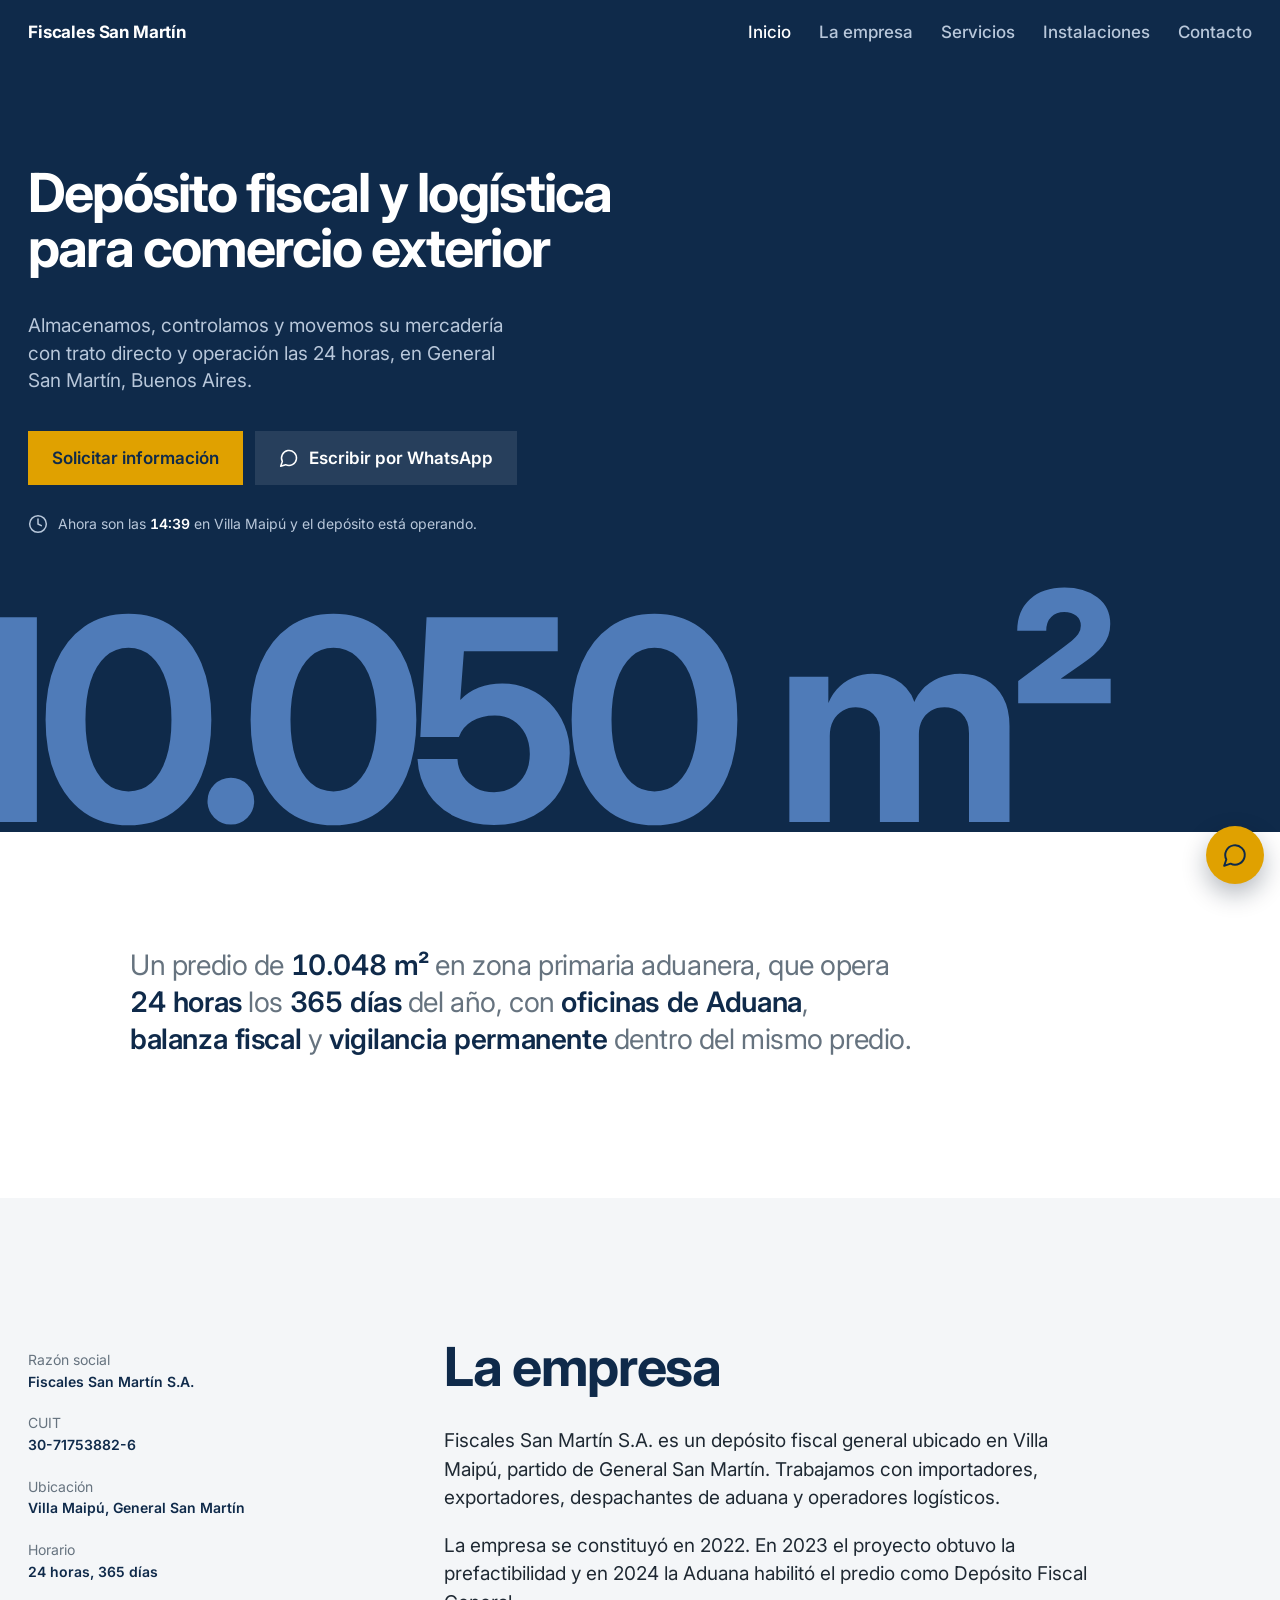
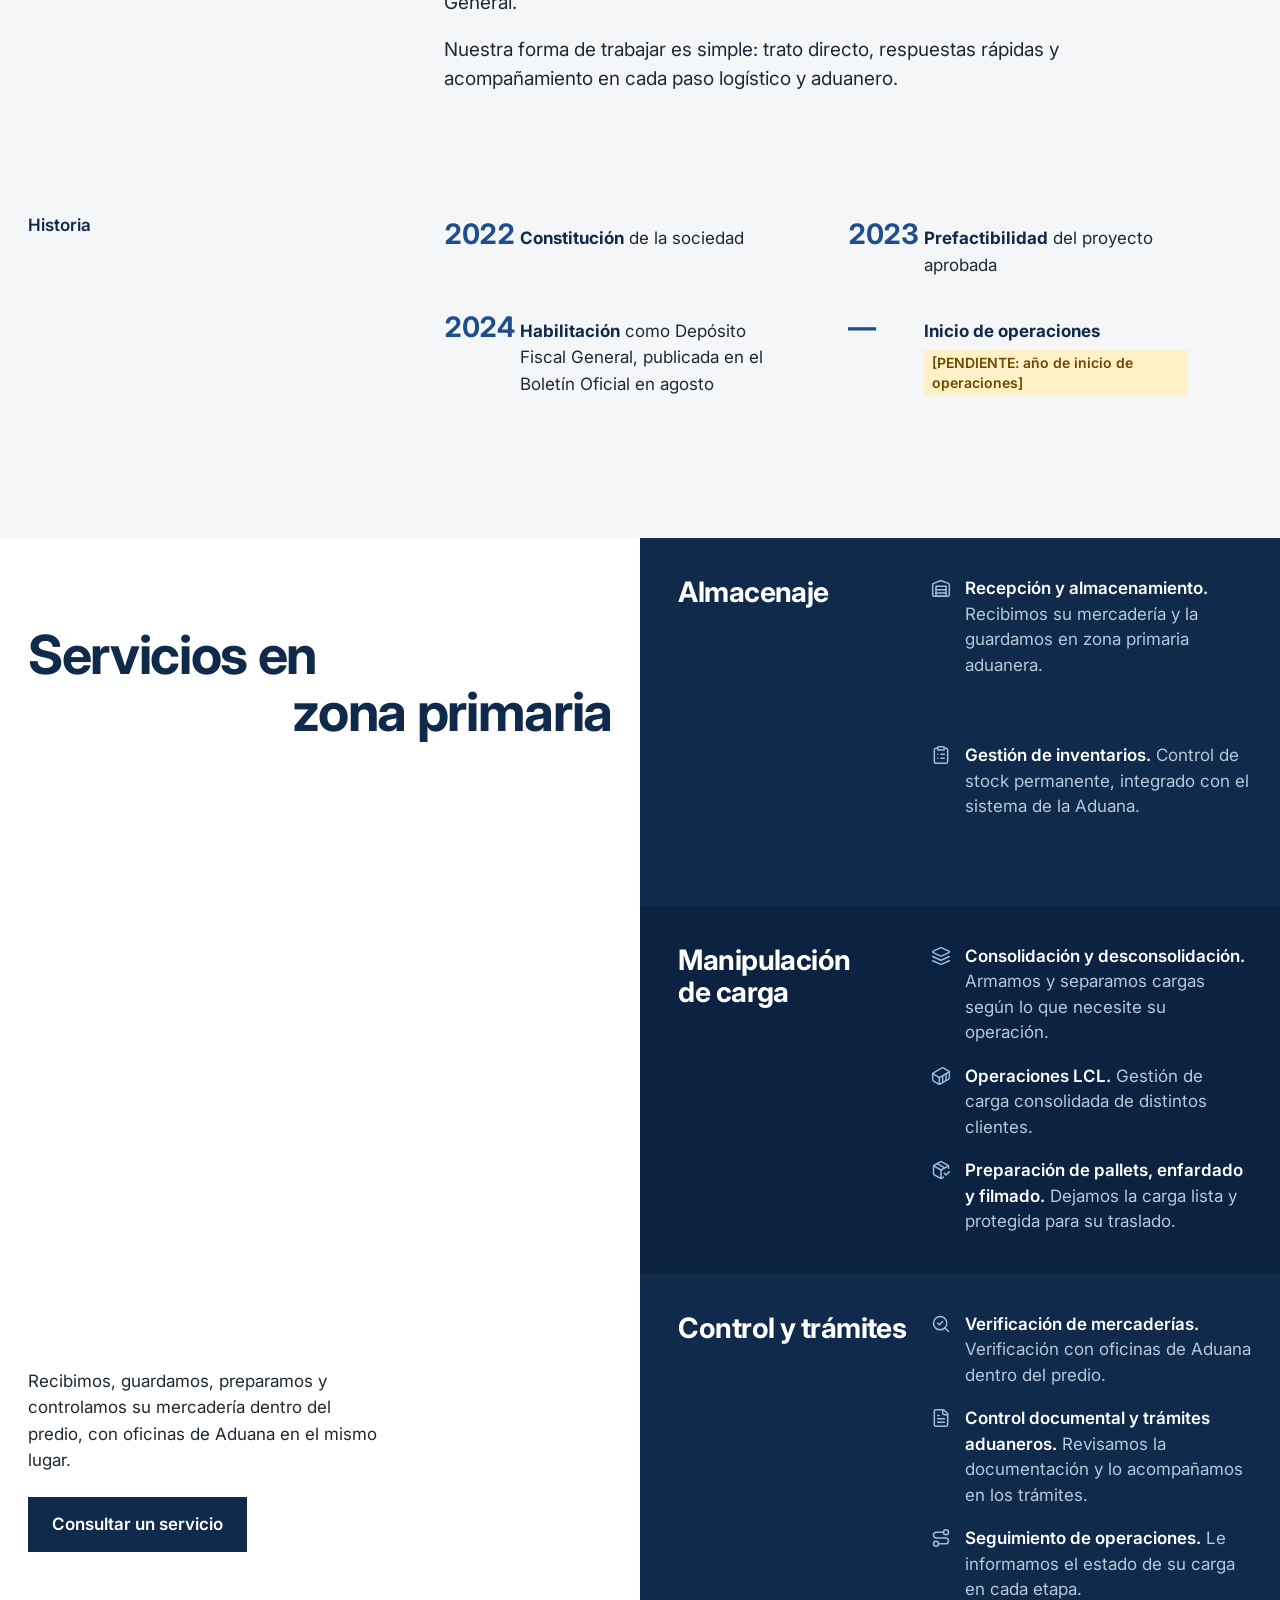
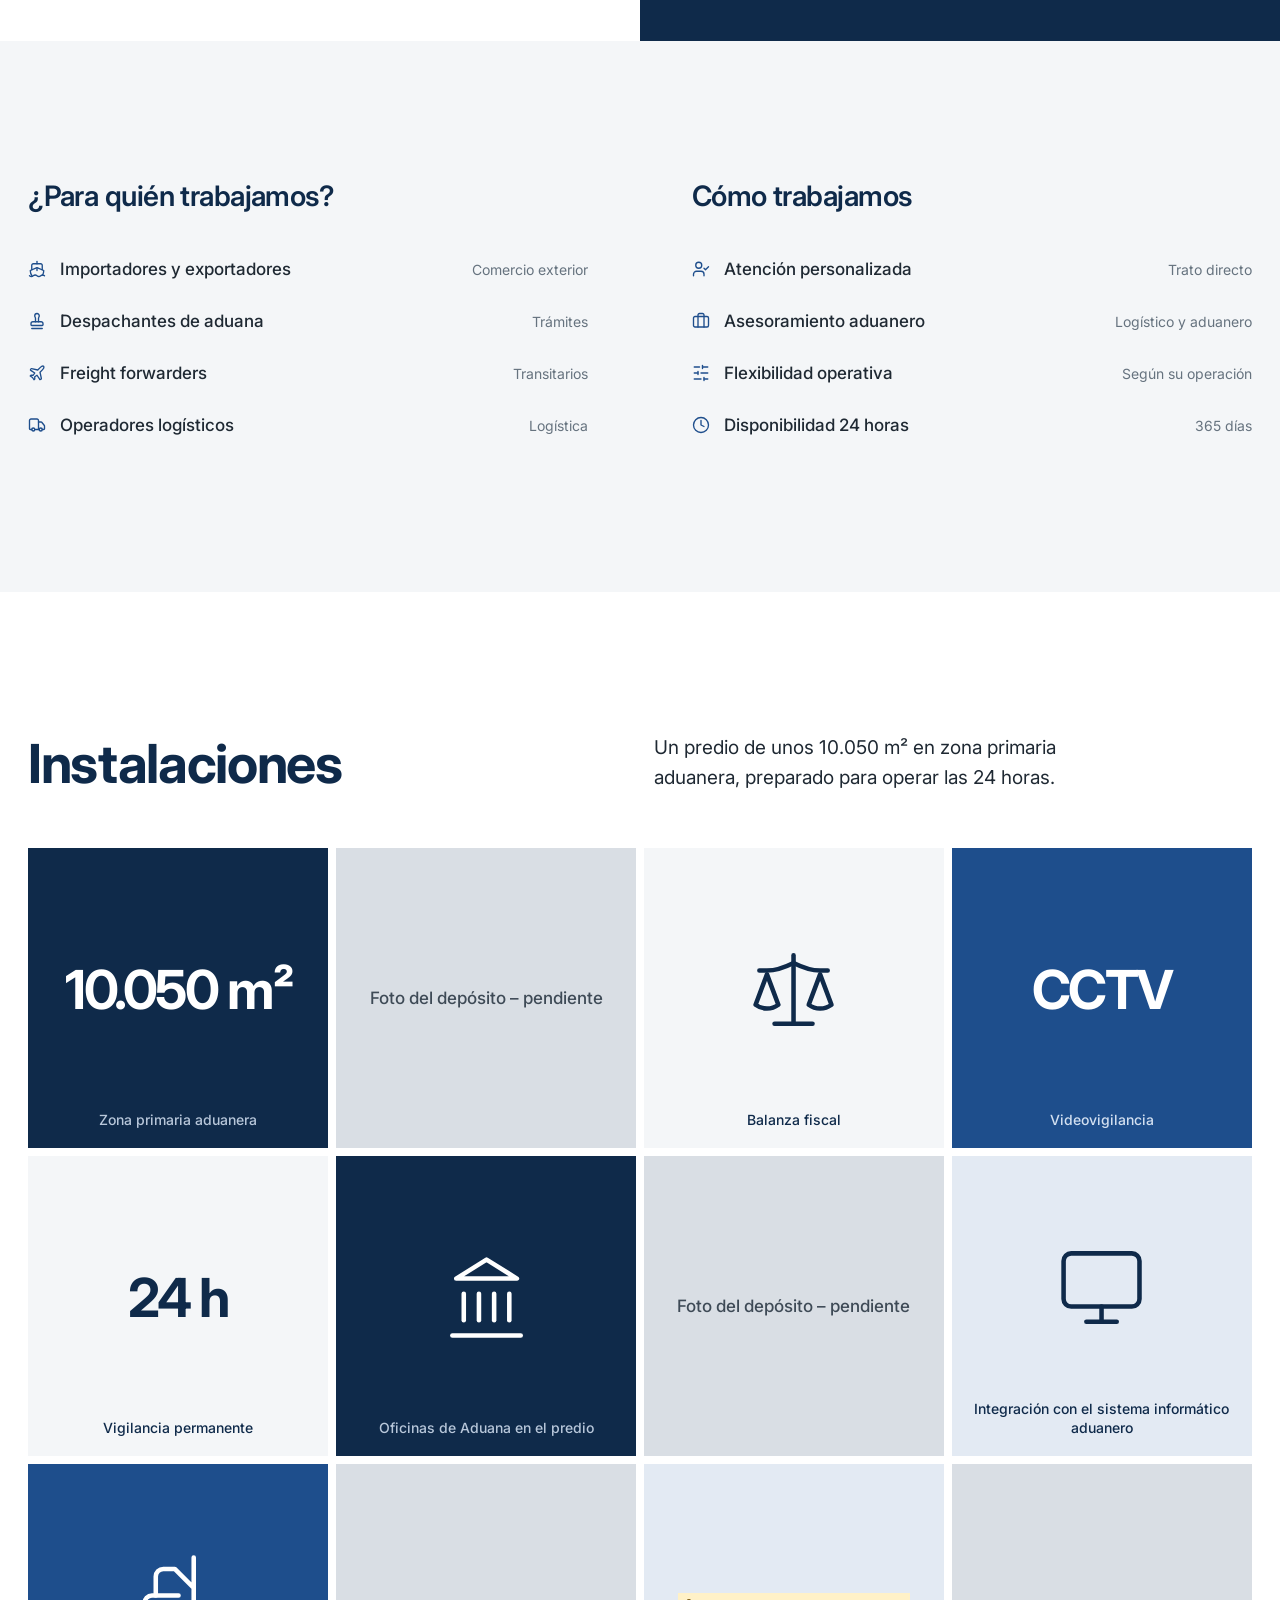
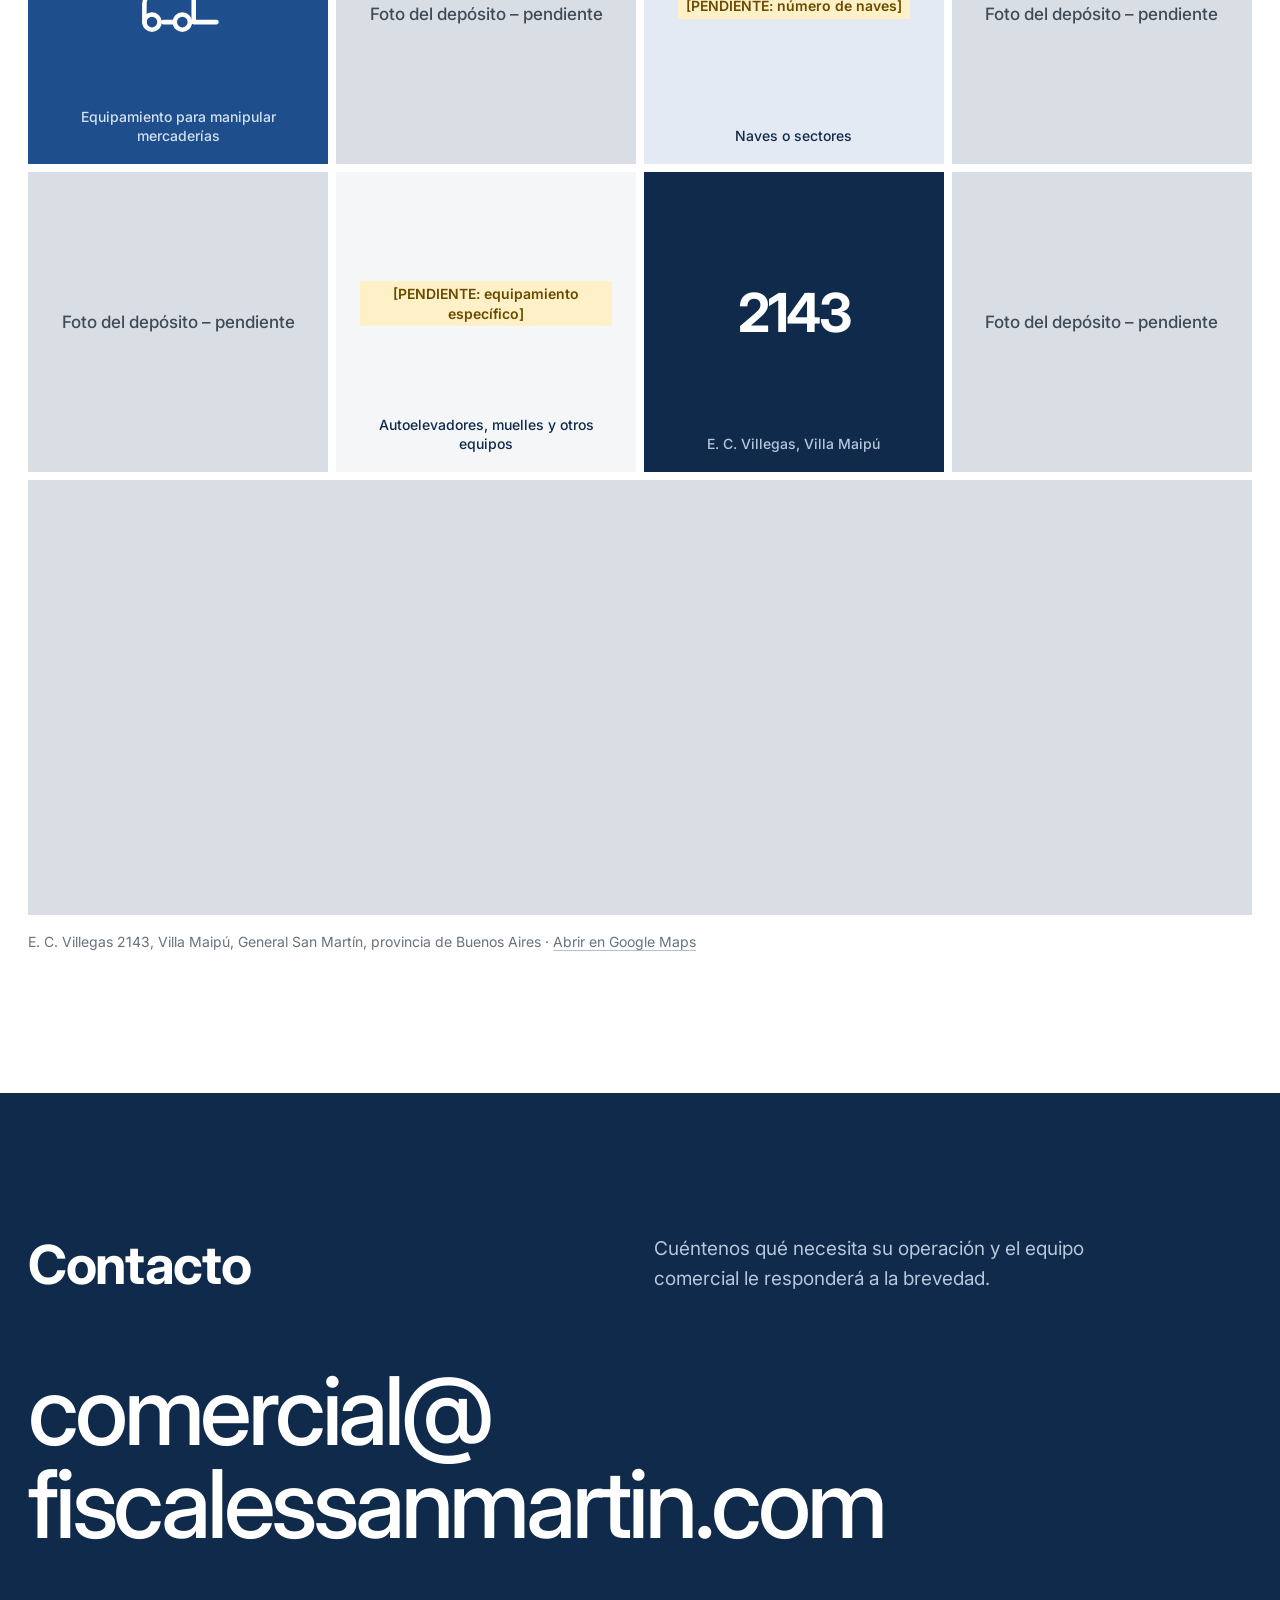
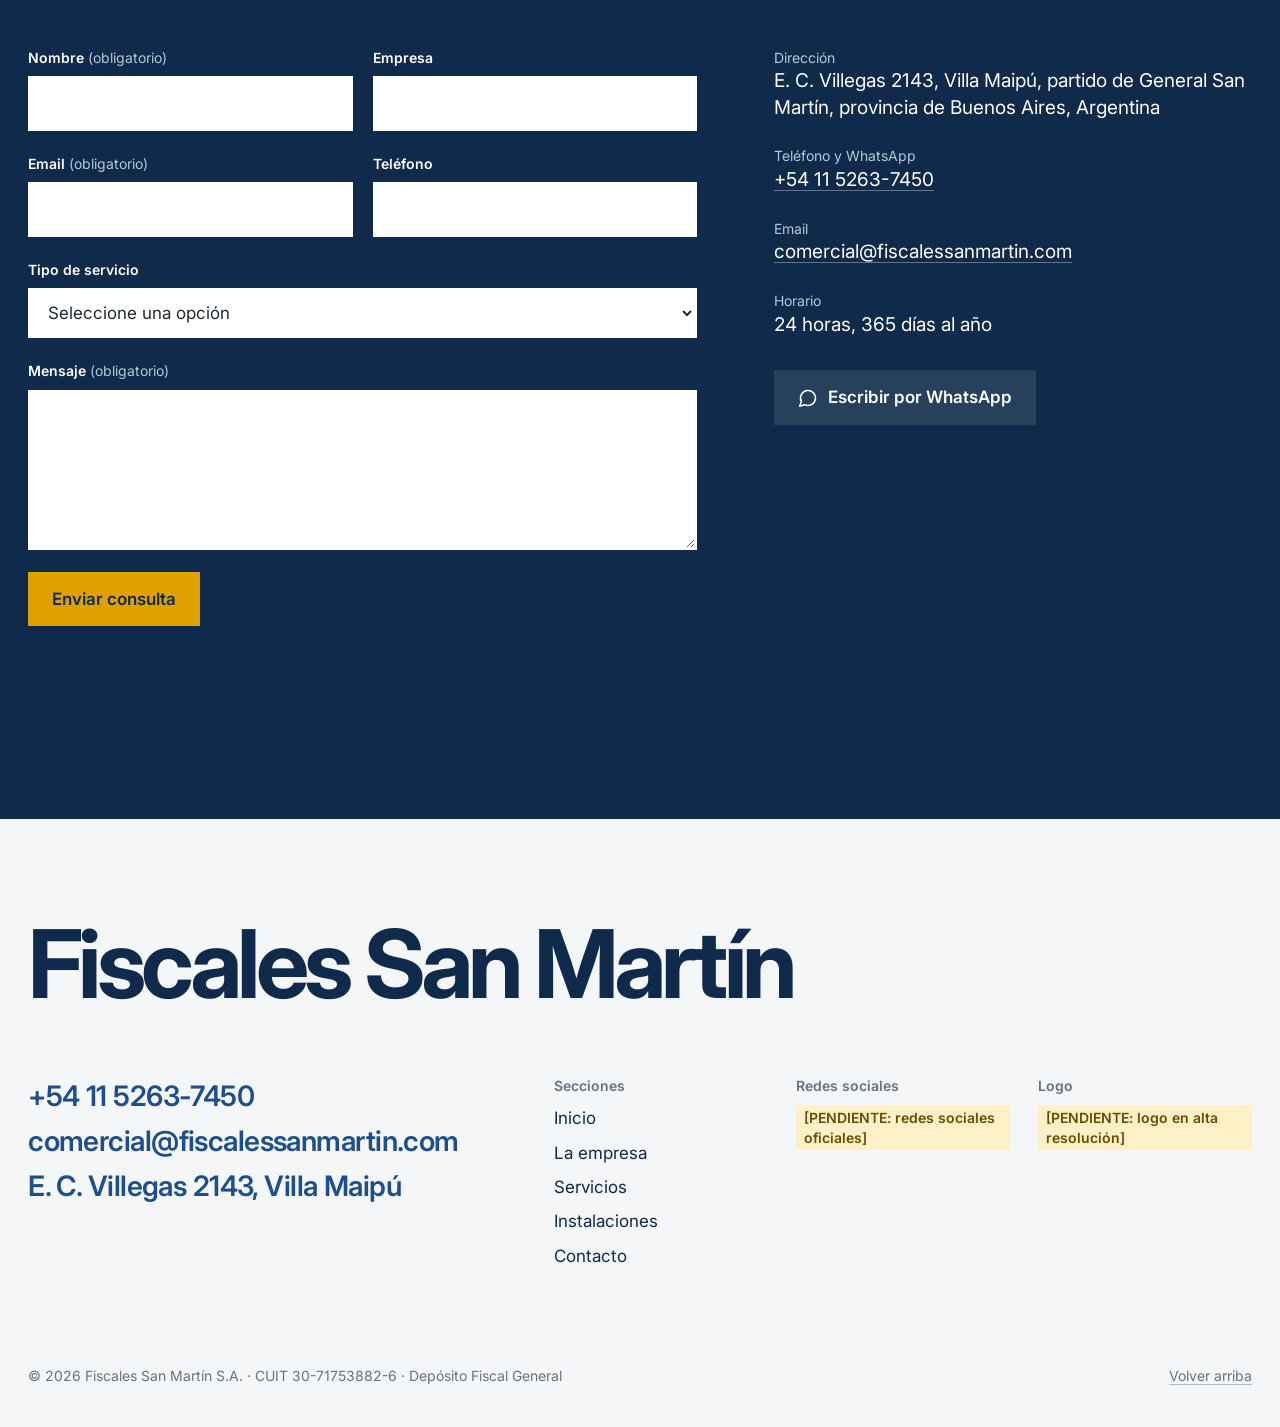
<file: fiscales-san-martin/index.html>
<!doctype html>
<html lang="es-AR">
<head>
  <meta charset="utf-8">
  <meta name="viewport" content="width=device-width, initial-scale=1, viewport-fit=cover">
  <title>Fiscales San Martín S.A. | Depósito fiscal en General San Martín</title>
  <meta name="description" content="Depósito fiscal general habilitado por la Aduana en General San Martín, Buenos Aires. Almacenamiento y logística para comercio exterior, operación las 24 horas, los 365 días del año.">
  <meta name="theme-color" content="#0F2A4A">
  <link rel="preconnect" href="https://fonts.googleapis.com">
  <link rel="preconnect" href="https://fonts.gstatic.com" crossorigin>
  <link rel="stylesheet" href="https://fonts.googleapis.com/css2?family=Inter:wght@400;500;600;700&display=swap">
  <link rel="stylesheet" href="css/styles.css">
  <script>document.documentElement.classList.add('js');</script>

  <!-- PENDIENTE: confirmar el email. El dominio del correo (fiscalessanmartin.com) no coincide con el de la web actual (fiscalsanmartin.ar). -->
  <script type="application/ld+json">
  {
    "@context": "https://schema.org",
    "@type": "LocalBusiness",
    "name": "Fiscales San Martín S.A.",
    "legalName": "Fiscales San Martín S.A.",
    "taxID": "30-71753882-6",
    "description": "Depósito fiscal general y logística para importación y exportación.",
    "address": {
      "@type": "PostalAddress",
      "streetAddress": "E. C. Villegas 2143",
      "addressLocality": "Villa Maipú, General San Martín",
      "addressRegion": "Provincia de Buenos Aires",
      "addressCountry": "AR"
    },
    "telephone": "+54 11 5263-7450",
    "email": "comercial@fiscalessanmartin.com",
    "openingHoursSpecification": {
      "@type": "OpeningHoursSpecification",
      "dayOfWeek": ["Monday", "Tuesday", "Wednesday", "Thursday", "Friday", "Saturday", "Sunday"],
      "opens": "00:00",
      "closes": "23:59"
    }
  }
  </script>
</head>
<body>

<!-- Iconos: Lucide (https://lucide.dev, licencia ISC), incluidos aquí para que la web funcione sin depender de otras librerías. -->
<svg xmlns="http://www.w3.org/2000/svg" style="display:none" aria-hidden="true">
  <symbol id="i-warehouse" viewBox="0 0 24 24"><path d="M22 8.35V20a2 2 0 0 1-2 2H4a2 2 0 0 1-2-2V8.35A2 2 0 0 1 3.26 6.5l8-3.2a2 2 0 0 1 1.48 0l8 3.2A2 2 0 0 1 22 8.35Z"/><path d="M6 18h12"/><path d="M6 14h12"/><rect width="12" height="12" x="6" y="10"/></symbol>
  <symbol id="i-clipboard-list" viewBox="0 0 24 24"><rect width="8" height="4" x="8" y="2" rx="1" ry="1"/><path d="M16 4h2a2 2 0 0 1 2 2v14a2 2 0 0 1-2 2H6a2 2 0 0 1-2-2V6a2 2 0 0 1 2-2h2"/><path d="M12 11h4"/><path d="M12 16h4"/><path d="M8 11h.01"/><path d="M8 16h.01"/></symbol>
  <symbol id="i-layers" viewBox="0 0 24 24"><path d="m12.83 2.18a2 2 0 0 0-1.66 0L2.6 6.08a1 1 0 0 0 0 1.83l8.58 3.91a2 2 0 0 0 1.66 0l8.58-3.9a1 1 0 0 0 0-1.83Z"/><path d="m22 17.65-9.17 4.16a2 2 0 0 1-1.66 0L2 17.65"/><path d="m22 12.65-9.17 4.16a2 2 0 0 1-1.66 0L2 12.65"/></symbol>
  <symbol id="i-container" viewBox="0 0 24 24"><path d="M22 7.7c0-.6-.4-1.2-.8-1.5l-6.3-3.9a1.72 1.72 0 0 0-1.7 0l-10.3 6c-.5.2-.9.8-.9 1.4v6.6c0 .5.4 1.2.8 1.5l6.3 3.9a1.72 1.72 0 0 0 1.7 0l10.3-6c.5-.3.9-1 .9-1.5Z"/><path d="M10 21.9V14L2.1 9.1"/><path d="m10 14 11.9-6.9"/><path d="M14 19.8v-8.1"/><path d="M18 17.5V9.4"/></symbol>
  <symbol id="i-package-check" viewBox="0 0 24 24"><path d="m16 16 2 2 4-4"/><path d="M21 10V8a2 2 0 0 0-1-1.73l-7-4a2 2 0 0 0-2 0l-7 4A2 2 0 0 0 3 8v8a2 2 0 0 0 1 1.73l7 4a2 2 0 0 0 2 0l2-1.14"/><path d="m7.5 4.27 9 5.15"/><path d="M3.29 7 12 12l8.71-5"/><path d="M12 22V12"/></symbol>
  <symbol id="i-search-check" viewBox="0 0 24 24"><path d="m8 11 2 2 4-4"/><circle cx="11" cy="11" r="8"/><path d="m21 21-4.3-4.3"/></symbol>
  <symbol id="i-file-text" viewBox="0 0 24 24"><path d="M15 2H6a2 2 0 0 0-2 2v16a2 2 0 0 0 2 2h12a2 2 0 0 0 2-2V7Z"/><path d="M14 2v4a2 2 0 0 0 2 2h4"/><path d="M10 9H8"/><path d="M16 13H8"/><path d="M16 17H8"/></symbol>
  <symbol id="i-route" viewBox="0 0 24 24"><circle cx="6" cy="19" r="3"/><path d="M9 19h8.5a3.5 3.5 0 0 0 0-7h-11a3.5 3.5 0 0 1 0-7H15"/><circle cx="18" cy="5" r="3"/></symbol>
  <symbol id="i-scale" viewBox="0 0 24 24"><path d="m16 16 3-8 3 8c-.87.65-1.92 1-3 1s-2.13-.35-3-1Z"/><path d="m2 16 3-8 3 8c-.87.65-1.92 1-3 1s-2.13-.35-3-1Z"/><path d="M7 21h10"/><path d="M12 3v18"/><path d="M3 7h2c2 0 5-1 7-2 2 1 5 2 7 2h2"/></symbol>
  <symbol id="i-video" viewBox="0 0 24 24"><path d="m16 13 5.223 3.482a.5.5 0 0 0 .777-.416V7.87a.5.5 0 0 0-.752-.432L16 10.5"/><rect x="2" y="6" width="14" height="12" rx="2"/></symbol>
  <symbol id="i-shield-check" viewBox="0 0 24 24"><path d="M20 13c0 5-3.5 7.5-7.66 8.95a1 1 0 0 1-.67-.01C7.5 20.5 4 18 4 13V6a1 1 0 0 1 1-1c2 0 4.5-1.2 6.24-2.72a1.17 1.17 0 0 1 1.52 0C14.51 3.81 17 5 19 5a1 1 0 0 1 1 1z"/><path d="m9 12 2 2 4-4"/></symbol>
  <symbol id="i-landmark" viewBox="0 0 24 24"><path d="M3 22h18"/><path d="M6 18v-7"/><path d="M10 18v-7"/><path d="M14 18v-7"/><path d="M18 18v-7"/><path d="M12 2 20 7H4z"/></symbol>
  <symbol id="i-monitor" viewBox="0 0 24 24"><rect width="20" height="14" x="2" y="3" rx="2"/><path d="M8 21h8"/><path d="M12 17v4"/></symbol>
  <symbol id="i-forklift" viewBox="0 0 24 24"><path d="M12 12H5a2 2 0 0 0-2 2v5"/><circle cx="13" cy="19" r="2"/><circle cx="5" cy="19" r="2"/><path d="M8 19h3m5-17v17h6M6 12V7c0-1.1.9-2 2-2h3l5 5"/></symbol>
  <symbol id="i-maximize" viewBox="0 0 24 24"><path d="M8 3H5a2 2 0 0 0-2 2v3"/><path d="M21 8V5a2 2 0 0 0-2-2h-3"/><path d="M3 16v3a2 2 0 0 0 2 2h3"/><path d="M16 21h3a2 2 0 0 0 2-2v-3"/></symbol>
  <symbol id="i-clock" viewBox="0 0 24 24"><circle cx="12" cy="12" r="10"/><path d="M12 6v6l4 2"/></symbol>
  <symbol id="i-phone" viewBox="0 0 24 24"><path d="M22 16.92v3a2 2 0 0 1-2.18 2 19.79 19.79 0 0 1-8.63-3.07 19.5 19.5 0 0 1-6-6 19.79 19.79 0 0 1-3.07-8.67A2 2 0 0 1 4.11 2h3a2 2 0 0 1 2 1.72 12.84 12.84 0 0 0 .7 2.81 2 2 0 0 1-.45 2.11L8.09 9.91a16 16 0 0 0 6 6l1.27-1.27a2 2 0 0 1 2.11-.45 12.84 12.84 0 0 0 2.81.7A2 2 0 0 1 22 16.92z"/></symbol>
  <symbol id="i-mail" viewBox="0 0 24 24"><rect width="20" height="16" x="2" y="4" rx="2"/><path d="m22 7-8.97 5.7a1.94 1.94 0 0 1-2.06 0L2 7"/></symbol>
  <symbol id="i-map-pin" viewBox="0 0 24 24"><path d="M20 10c0 6-8 12-8 12s-8-6-8-12a8 8 0 0 1 16 0Z"/><circle cx="12" cy="10" r="3"/></symbol>
  <symbol id="i-message-circle" viewBox="0 0 24 24"><path d="M7.9 20A9 9 0 1 0 4 16.1L2 22Z"/></symbol>
  <symbol id="i-user-check" viewBox="0 0 24 24"><path d="M16 21v-2a4 4 0 0 0-4-4H6a4 4 0 0 0-4 4v2"/><circle cx="9" cy="7" r="4"/><path d="m16 11 2 2 4-4"/></symbol>
  <symbol id="i-briefcase" viewBox="0 0 24 24"><path d="M16 20V4a2 2 0 0 0-2-2h-4a2 2 0 0 0-2 2v16"/><rect width="20" height="14" x="2" y="6" rx="2"/></symbol>
  <symbol id="i-sliders" viewBox="0 0 24 24"><path d="M21 4h-7"/><path d="M10 4H3"/><path d="M21 12h-9"/><path d="M8 12H3"/><path d="M21 20h-5"/><path d="M12 20H3"/><path d="M14 2v4"/><path d="M8 10v4"/><path d="M16 18v4"/></symbol>
  <symbol id="i-ship" viewBox="0 0 24 24"><path d="M12 10.189V14"/><path d="M12 2v3"/><path d="M19 13V7a2 2 0 0 0-2-2H7a2 2 0 0 0-2 2v6"/><path d="M19.38 20A11.6 11.6 0 0 0 21 14l-8.188-3.639a2 2 0 0 0-1.624 0L3 14a11.6 11.6 0 0 0 2.81 7.76"/><path d="M2 21c.6.5 1.2 1 2.5 1 2.5 0 2.5-2 5-2 1.3 0 1.9.5 2.5 1s1.2 1 2.5 1c2.5 0 2.5-2 5-2 1.3 0 1.9.5 2.5 1"/></symbol>
  <symbol id="i-stamp" viewBox="0 0 24 24"><path d="M5 22h14"/><path d="M19.27 13.73A2.5 2.5 0 0 0 17.5 13h-11A2.5 2.5 0 0 0 4 15.5V17a1 1 0 0 0 1 1h14a1 1 0 0 0 1-1v-1.5c0-.66-.26-1.3-.73-1.77Z"/><path d="M14 13V8.5C14 7 15 7 15 5a3 3 0 0 0-3-3c-1.69 0-3 1-3 3s1 2 1 3.5V13"/></symbol>
  <symbol id="i-plane" viewBox="0 0 24 24"><path d="M17.8 19.2 16 11l3.5-3.5C21 6 21.5 4 21 3c-1-.5-3 0-4.5 1.5L13 8 4.8 6.2c-.5-.1-.9.1-1.1.5l-.3.5c-.2.5-.1 1 .3 1.3L9 12l-2 3H4l-1 1 3 2 2 3 1-1v-3l3-2 3.5 5.3c.3.4.8.5 1.3.3l.5-.2c.4-.3.6-.7.5-1.2z"/></symbol>
  <symbol id="i-truck" viewBox="0 0 24 24"><path d="M14 18V6a2 2 0 0 0-2-2H4a2 2 0 0 0-2 2v11a1 1 0 0 0 1 1h2"/><path d="M15 18H9"/><path d="M19 18h2a1 1 0 0 0 1-1v-3.65a1 1 0 0 0-.22-.624l-3.48-4.35A1 1 0 0 0 17.52 8H14"/><circle cx="17" cy="18" r="2"/><circle cx="7" cy="18" r="2"/></symbol>
  <symbol id="i-image" viewBox="0 0 24 24"><rect width="18" height="18" x="3" y="3" rx="2" ry="2"/><circle cx="9" cy="9" r="2"/><path d="m21 15-3.086-3.086a2 2 0 0 0-2.828 0L6 21"/></symbol>
  <symbol id="i-menu" viewBox="0 0 24 24"><path d="M4 6h16"/><path d="M4 12h16"/><path d="M4 18h16"/></symbol>
  <symbol id="i-x" viewBox="0 0 24 24"><path d="M18 6 6 18"/><path d="m6 6 12 12"/></symbol>
  <symbol id="i-arrow-right" viewBox="0 0 24 24"><path d="M5 12h14"/><path d="m12 5 7 7-7 7"/></symbol>
  <symbol id="i-circle-check" viewBox="0 0 24 24"><circle cx="12" cy="12" r="10"/><path d="m9 12 2 2 4-4"/></symbol>
  <symbol id="i-circle-alert" viewBox="0 0 24 24"><circle cx="12" cy="12" r="10"/><path d="M12 8v4"/><path d="M12 16h.01"/></symbol>
</svg>

<a class="skip-link" href="#contenido">Saltar al contenido</a>

<header class="bar">
  <div class="bar-in">
    <!-- PENDIENTE: reemplazar el nombre por el logo en alta resolución (img/logo.svg). Ver README.md. -->
    <a class="wordmark" href="#inicio">Fiscales San Martín</a>
    <button class="menu-btn" type="button" aria-expanded="false" aria-controls="menu-principal">
      <svg class="i" aria-hidden="true"><use href="#i-menu"/></svg><span>Menú</span>
    </button>
    <nav class="nav" id="menu-principal" aria-label="Menú principal">
      <a href="#inicio">Inicio</a>
      <a href="#empresa">La empresa</a>
      <a href="#servicios">Servicios</a>
      <a href="#instalaciones">Instalaciones</a>
      <a href="#contacto">Contacto</a>
    </nav>
  </div>
</header>

<main id="contenido">

  <!-- INICIO · PENDIENTE: cuando haya una foto real del depósito, puede ir de fondo (ver README.md). -->
  <section class="hero" id="inicio" aria-labelledby="hero-title">
    <div class="hero-text">
      <h1 class="hero-title lines" id="hero-title">
        <span class="line"><span data-line style="--i:0">Depósito fiscal y logística</span></span>
        <span class="line"><span data-line style="--i:1">para comercio exterior</span></span>
      </h1>
      <p class="hero-sub" data-load style="--d:380ms">Almacenamos, controlamos y movemos su mercadería con trato directo y operación las 24&nbsp;horas, en General San Martín, Buenos Aires.</p>
      <div class="hero-actions" data-load style="--d:460ms">
        <a class="btn btn-accent" href="#contacto">Solicitar información</a>
        <!-- PENDIENTE: confirmar si el WhatsApp es móvil o fijo con WhatsApp Business. El enlace se arma en js/main.js. -->
        <a class="btn btn-ghost" data-whatsapp href="https://wa.me/5491152637450?text=Hola%2C%20quiero%20informaci%C3%B3n%20sobre%20sus%20servicios%20de%20dep%C3%B3sito%20fiscal." target="_blank" rel="noopener"><svg class="i" aria-hidden="true"><use href="#i-message-circle"/></svg>Escribir por WhatsApp</a>
      </div>
      <p class="clock" data-load style="--d:540ms" aria-live="off">
        <svg class="i" aria-hidden="true"><use href="#i-clock"/></svg>
        <span id="clock-text">El depósito opera las 24 horas, los 365 días del año.</span>
      </p>
    </div>
    <p class="monument" aria-hidden="true"><span>10.050&nbsp;m²</span></p>
  </section>

  <!-- CIFRAS -->
  <section class="figures" aria-labelledby="cifras-title">
    <h2 class="sr-only" id="cifras-title">El predio en cifras</h2>
    <p class="figures-text" data-reveal>
      Un predio de <b><span data-count="10050" data-format="thousands">10.050</span>&nbsp;m²</b> en zona primaria aduanera, que opera <b><span data-count="24">24</span>&nbsp;horas</b> los <b><span data-count="365">365</span>&nbsp;días</b> del año, con <b>oficinas de Aduana</b>, <b>balanza fiscal</b> y <b>vigilancia permanente</b> dentro del mismo predio.
    </p>
  </section>

  <!-- LA EMPRESA -->
  <section class="about" id="empresa" aria-labelledby="empresa-title">
    <div class="about-row">
      <dl class="facts" data-reveal>
        <div><dt>Razón social</dt><dd>Fiscales San Martín S.A.</dd></div>
        <div><dt>CUIT</dt><dd>30-71753882-6</dd></div>
        <div><dt>Ubicación</dt><dd>Villa Maipú, General San Martín</dd></div>
        <div><dt>Horario</dt><dd>24 horas, 365 días</dd></div>
      </dl>
      <div class="about-body">
        <h2 id="empresa-title" data-reveal>La empresa</h2>
        <p data-reveal>Fiscales San Martín S.A. es un depósito fiscal general ubicado en Villa Maipú, partido de General San Martín. Trabajamos con importadores, exportadores, despachantes de aduana y operadores logísticos.</p>
        <p data-reveal>La empresa se constituyó en 2022. En 2023 el proyecto obtuvo la prefactibilidad y en 2024 la Aduana habilitó el predio como Depósito Fiscal General.</p>
        <p data-reveal>Nuestra forma de trabajar es simple: trato directo, respuestas rápidas y acompañamiento en cada paso logístico y aduanero.</p>
      </div>
    </div>
    <div class="about-row about-record">
      <h3 class="record-word" data-reveal>Historia</h3>
      <ol class="timeline" data-reveal>
        <li><span class="tl-year">2022</span><span class="tl-text"><b>Constitución</b> de la sociedad</span></li>
        <li><span class="tl-year">2023</span><span class="tl-text"><b>Prefactibilidad</b> del proyecto aprobada</span></li>
        <li><span class="tl-year">2024</span><span class="tl-text"><b>Habilitación</b> como Depósito Fiscal General, publicada en el Boletín Oficial en agosto</span></li>
        <li><span class="tl-year">—</span><span class="tl-text"><b>Inicio de operaciones</b> <span class="pendiente">[PENDIENTE: año de inicio de operaciones]</span></span></li>
      </ol>
    </div>
  </section>

  <!-- SERVICIOS -->
  <section class="services" id="servicios" aria-labelledby="servicios-title">
    <div class="services-cell">
      <h2 class="zigzag" id="servicios-title" data-reveal><span>Servicios en</span><span>zona primaria</span></h2>
      <div class="services-foot" data-reveal>
        <p>Recibimos, guardamos, preparamos y controlamos su mercadería dentro del predio, con oficinas de Aduana en el mismo lugar.</p>
        <a class="btn btn-primary" href="#contacto">Consultar un servicio</a>
      </div>
    </div>
    <div class="services-rows">
      <article class="srow" data-reveal>
        <h3>Almacenaje</h3>
        <ul>
          <li><svg class="i" aria-hidden="true"><use href="#i-warehouse"/></svg><span><b>Recepción y almacenamiento.</b> Recibimos su mercadería y la guardamos en zona primaria aduanera.</span></li>
          <li><svg class="i" aria-hidden="true"><use href="#i-clipboard-list"/></svg><span><b>Gestión de inventarios.</b> Control de stock permanente, integrado con el sistema de la Aduana.</span></li>
        </ul>
      </article>
      <article class="srow" data-reveal>
        <h3>Manipulación de carga</h3>
        <ul>
          <li><svg class="i" aria-hidden="true"><use href="#i-layers"/></svg><span><b>Consolidación y desconsolidación.</b> Armamos y separamos cargas según lo que necesite su operación.</span></li>
          <li><svg class="i" aria-hidden="true"><use href="#i-container"/></svg><span><b>Operaciones LCL.</b> Gestión de carga consolidada de distintos clientes.</span></li>
          <li><svg class="i" aria-hidden="true"><use href="#i-package-check"/></svg><span><b>Preparación de pallets, enfardado y filmado.</b> Dejamos la carga lista y protegida para su traslado.</span></li>
        </ul>
      </article>
      <article class="srow" data-reveal>
        <h3>Control y trámites</h3>
        <ul>
          <li><svg class="i" aria-hidden="true"><use href="#i-search-check"/></svg><span><b>Verificación de mercaderías.</b> Verificación con oficinas de Aduana dentro del predio.</span></li>
          <li><svg class="i" aria-hidden="true"><use href="#i-file-text"/></svg><span><b>Control documental y trámites aduaneros.</b> Revisamos la documentación y lo acompañamos en los trámites.</span></li>
          <li><svg class="i" aria-hidden="true"><use href="#i-route"/></svg><span><b>Seguimiento de operaciones.</b> Le informamos el estado de su carga en cada etapa.</span></li>
        </ul>
      </article>
    </div>
  </section>

  <!-- PARA QUIÉN TRABAJAMOS -->
  <section class="who" aria-labelledby="quien-title">
    <div class="who-col">
      <h2 id="quien-title" data-reveal>¿Para quién trabajamos?</h2>
      <ul class="rows" data-reveal>
        <li><svg class="i" aria-hidden="true"><use href="#i-ship"/></svg><span class="r-name">Importadores y exportadores</span><span class="r-val">Comercio exterior</span></li>
        <li><svg class="i" aria-hidden="true"><use href="#i-stamp"/></svg><span class="r-name">Despachantes de aduana</span><span class="r-val">Trámites</span></li>
        <li><svg class="i" aria-hidden="true"><use href="#i-plane"/></svg><span class="r-name">Freight forwarders</span><span class="r-val">Transitarios</span></li>
        <li><svg class="i" aria-hidden="true"><use href="#i-truck"/></svg><span class="r-name">Operadores logísticos</span><span class="r-val">Logística</span></li>
      </ul>
    </div>
    <div class="who-col">
      <h2 data-reveal>Cómo trabajamos</h2>
      <ul class="rows" data-reveal>
        <li><svg class="i" aria-hidden="true"><use href="#i-user-check"/></svg><span class="r-name">Atención personalizada</span><span class="r-val">Trato directo</span></li>
        <li><svg class="i" aria-hidden="true"><use href="#i-briefcase"/></svg><span class="r-name">Asesoramiento aduanero</span><span class="r-val">Logístico y aduanero</span></li>
        <li><svg class="i" aria-hidden="true"><use href="#i-sliders"/></svg><span class="r-name">Flexibilidad operativa</span><span class="r-val">Según su operación</span></li>
        <li><svg class="i" aria-hidden="true"><use href="#i-clock"/></svg><span class="r-name">Disponibilidad 24 horas</span><span class="r-val">365 días</span></li>
      </ul>
    </div>
  </section>

  <!-- INSTALACIONES -->
  <section class="facilities" id="instalaciones" aria-labelledby="inst-title">
    <div class="facilities-head">
      <h2 id="inst-title" data-reveal>Instalaciones</h2>
      <p data-reveal>Un predio de unos 10.050&nbsp;m² en zona primaria aduanera, preparado para operar las 24 horas.</p>
    </div>
    <!-- PENDIENTE: fotos reales del depósito. Reemplazar cada <figure class="tile tile-photo"> por:
         <figure class="tile tile-img"><img src="img/deposito-1.jpg" alt="Qué se ve en la foto" loading="lazy" width="1200" height="1200"></figure> -->
    <div class="tiles">
      <figure class="tile t-navy" data-tile><span class="tile-big">10.050&nbsp;m²</span><figcaption>Zona primaria aduanera</figcaption></figure>
      <figure class="tile tile-photo" data-tile><figcaption>Foto del depósito – pendiente</figcaption></figure>
      <figure class="tile t-paper" data-tile><svg class="i tile-icon" aria-hidden="true"><use href="#i-scale"/></svg><figcaption>Balanza fiscal</figcaption></figure>
      <figure class="tile t-blue" data-tile><span class="tile-big">CCTV</span><figcaption>Videovigilancia</figcaption></figure>

      <figure class="tile t-paper" data-tile><span class="tile-big">24&nbsp;h</span><figcaption>Vigilancia permanente</figcaption></figure>
      <figure class="tile t-navy" data-tile><svg class="i tile-icon" aria-hidden="true"><use href="#i-landmark"/></svg><figcaption>Oficinas de Aduana en el predio</figcaption></figure>
      <figure class="tile tile-photo" data-tile><figcaption>Foto del depósito – pendiente</figcaption></figure>
      <figure class="tile t-white" data-tile><svg class="i tile-icon" aria-hidden="true"><use href="#i-monitor"/></svg><figcaption>Integración con el sistema informático aduanero</figcaption></figure>

      <figure class="tile t-blue" data-tile><svg class="i tile-icon" aria-hidden="true"><use href="#i-forklift"/></svg><figcaption>Equipamiento para manipular mercaderías</figcaption></figure>
      <figure class="tile tile-photo" data-tile><figcaption>Foto del depósito – pendiente</figcaption></figure>
      <figure class="tile t-white" data-tile><span class="tile-pend"><span class="pendiente">[PENDIENTE: número de naves]</span></span><figcaption>Naves o sectores</figcaption></figure>
      <figure class="tile tile-photo" data-tile><figcaption>Foto del depósito – pendiente</figcaption></figure>

      <figure class="tile tile-photo" data-tile><figcaption>Foto del depósito – pendiente</figcaption></figure>
      <figure class="tile t-paper" data-tile><span class="tile-pend"><span class="pendiente">[PENDIENTE: equipamiento específico]</span></span><figcaption>Autoelevadores, muelles y otros equipos</figcaption></figure>
      <figure class="tile t-navy" data-tile><span class="tile-big">2143</span><figcaption>E. C. Villegas, Villa Maipú</figcaption></figure>
      <figure class="tile tile-photo" data-tile><figcaption>Foto del depósito – pendiente</figcaption></figure>
    </div>

    <div class="map" data-reveal>
      <iframe
        title="Mapa: E. C. Villegas 2143, Villa Maipú, General San Martín"
        src="https://maps.google.com/maps?q=E.%20C.%20Villegas%202143%2C%20Villa%20Maip%C3%BA%2C%20General%20San%20Mart%C3%ADn%2C%20Buenos%20Aires%2C%20Argentina&z=15&output=embed"
        loading="lazy" referrerpolicy="no-referrer-when-downgrade"></iframe>
      <p class="map-caption">E. C. Villegas 2143, Villa Maipú, General San Martín, provincia de Buenos Aires · <a class="link" href="https://www.google.com/maps/search/?api=1&query=E.%20C.%20Villegas%202143%2C%20Villa%20Maip%C3%BA%2C%20General%20San%20Mart%C3%ADn%2C%20Buenos%20Aires" target="_blank" rel="noopener">Abrir en Google Maps</a></p>
    </div>
  </section>

  <!-- CONTACTO -->
  <section class="contact" id="contacto" aria-labelledby="contacto-title">
    <div class="contact-top">
      <h2 id="contacto-title" data-reveal>Contacto</h2>
      <p data-reveal>Cuéntenos qué necesita su operación y el equipo comercial le responderá a la brevedad.</p>
    </div>
    <!-- PENDIENTE: confirmar el email (dominio fiscalessanmartin.com vs. web fiscalsanmartin.ar). -->
    <a class="email-display" href="mailto:comercial@fiscalessanmartin.com" data-reveal><span>comercial@</span><span>fiscalessanmartin.com</span></a>

    <div class="contact-grid">
      <form class="form" id="contact-form" novalidate data-reveal>
        <div class="form-row">
          <div class="field">
            <label for="f-nombre">Nombre <span class="req">(obligatorio)</span></label>
            <input id="f-nombre" name="nombre" type="text" autocomplete="name" required aria-describedby="e-nombre">
            <p class="field-error" id="e-nombre"></p>
          </div>
          <div class="field">
            <label for="f-empresa">Empresa</label>
            <input id="f-empresa" name="empresa" type="text" autocomplete="organization">
          </div>
        </div>
        <div class="form-row">
          <div class="field">
            <label for="f-email">Email <span class="req">(obligatorio)</span></label>
            <input id="f-email" name="email" type="email" autocomplete="email" required aria-describedby="e-email">
            <p class="field-error" id="e-email"></p>
          </div>
          <div class="field">
            <label for="f-telefono">Teléfono</label>
            <input id="f-telefono" name="telefono" type="tel" autocomplete="tel">
          </div>
        </div>
        <div class="field">
          <label for="f-servicio">Tipo de servicio</label>
          <select id="f-servicio" name="servicio">
            <option value="">Seleccione una opción</option>
            <option>Almacenamiento</option>
            <option>Consolidación / desconsolidación</option>
            <option>LCL</option>
            <option>Verificación</option>
            <option>Preparación de pallets / enfardado / filmado</option>
            <option>Trámites aduaneros</option>
            <option>Otro</option>
          </select>
        </div>
        <div class="field">
          <label for="f-mensaje">Mensaje <span class="req">(obligatorio)</span></label>
          <textarea id="f-mensaje" name="mensaje" rows="5" required aria-describedby="e-mensaje"></textarea>
          <p class="field-error" id="e-mensaje"></p>
        </div>
        <div class="hp" aria-hidden="true"><label for="f-web">No completar</label><input id="f-web" name="_gotcha" type="text" tabindex="-1" autocomplete="off"></div>
        <button class="btn btn-accent" type="submit">Enviar consulta</button>
        <div class="form-status" id="form-status" role="status" aria-live="polite" hidden></div>
      </form>

      <div class="contact-data" data-reveal>
        <dl>
          <div><dt>Dirección</dt><dd>E. C. Villegas 2143, Villa Maipú, partido de General San Martín, provincia de Buenos Aires, Argentina</dd></div>
          <div><dt>Teléfono y WhatsApp</dt><dd><a class="link" href="tel:+541152637450">+54 11 5263-7450</a></dd></div>
          <div><dt>Email</dt><dd><a class="link" href="mailto:comercial@fiscalessanmartin.com">comercial@fiscalessanmartin.com</a></dd></div>
          <div><dt>Horario</dt><dd>24 horas, 365 días al año</dd></div>
        </dl>
        <a class="btn btn-ghost" data-whatsapp href="https://wa.me/5491152637450?text=Hola%2C%20quiero%20informaci%C3%B3n%20sobre%20sus%20servicios%20de%20dep%C3%B3sito%20fiscal." target="_blank" rel="noopener"><svg class="i" aria-hidden="true"><use href="#i-message-circle"/></svg>Escribir por WhatsApp</a>
      </div>
    </div>
  </section>
</main>

<footer class="footer">
  <p class="footer-name">Fiscales San Martín</p>
  <div class="footer-row">
    <ul class="places">
      <li><a href="tel:+541152637450">+54 11 5263-7450</a></li>
      <li><a href="mailto:comercial@fiscalessanmartin.com">comercial@<wbr>fiscalessanmartin.com</a></li>
      <li>E. C. Villegas 2143, Villa Maipú</li>
    </ul>
    <div class="footer-cols">
      <div>
        <h2>Secciones</h2>
        <ul>
          <li><a class="link" href="#inicio">Inicio</a></li>
          <li><a class="link" href="#empresa">La empresa</a></li>
          <li><a class="link" href="#servicios">Servicios</a></li>
          <li><a class="link" href="#instalaciones">Instalaciones</a></li>
          <li><a class="link" href="#contacto">Contacto</a></li>
        </ul>
      </div>
      <div>
        <h2>Redes sociales</h2>
        <p><span class="pendiente">[PENDIENTE: redes sociales oficiales]</span></p>
      </div>
      <div>
        <h2>Logo</h2>
        <p><span class="pendiente">[PENDIENTE: logo en alta resolución]</span></p>
      </div>
    </div>
  </div>
  <div class="footer-legal">
    <p>© 2026 Fiscales San Martín S.A. · CUIT 30-71753882-6 · Depósito Fiscal General</p>
    <a class="link" href="#inicio">Volver arriba</a>
  </div>
</footer>

<a class="wa-float" data-whatsapp href="https://wa.me/5491152637450?text=Hola%2C%20quiero%20informaci%C3%B3n%20sobre%20sus%20servicios%20de%20dep%C3%B3sito%20fiscal." target="_blank" rel="noopener" aria-label="Escribir por WhatsApp">
  <svg class="i" aria-hidden="true"><use href="#i-message-circle"/></svg>
</a>

<script src="js/main.js"></script>
</body>
</html>
</file>
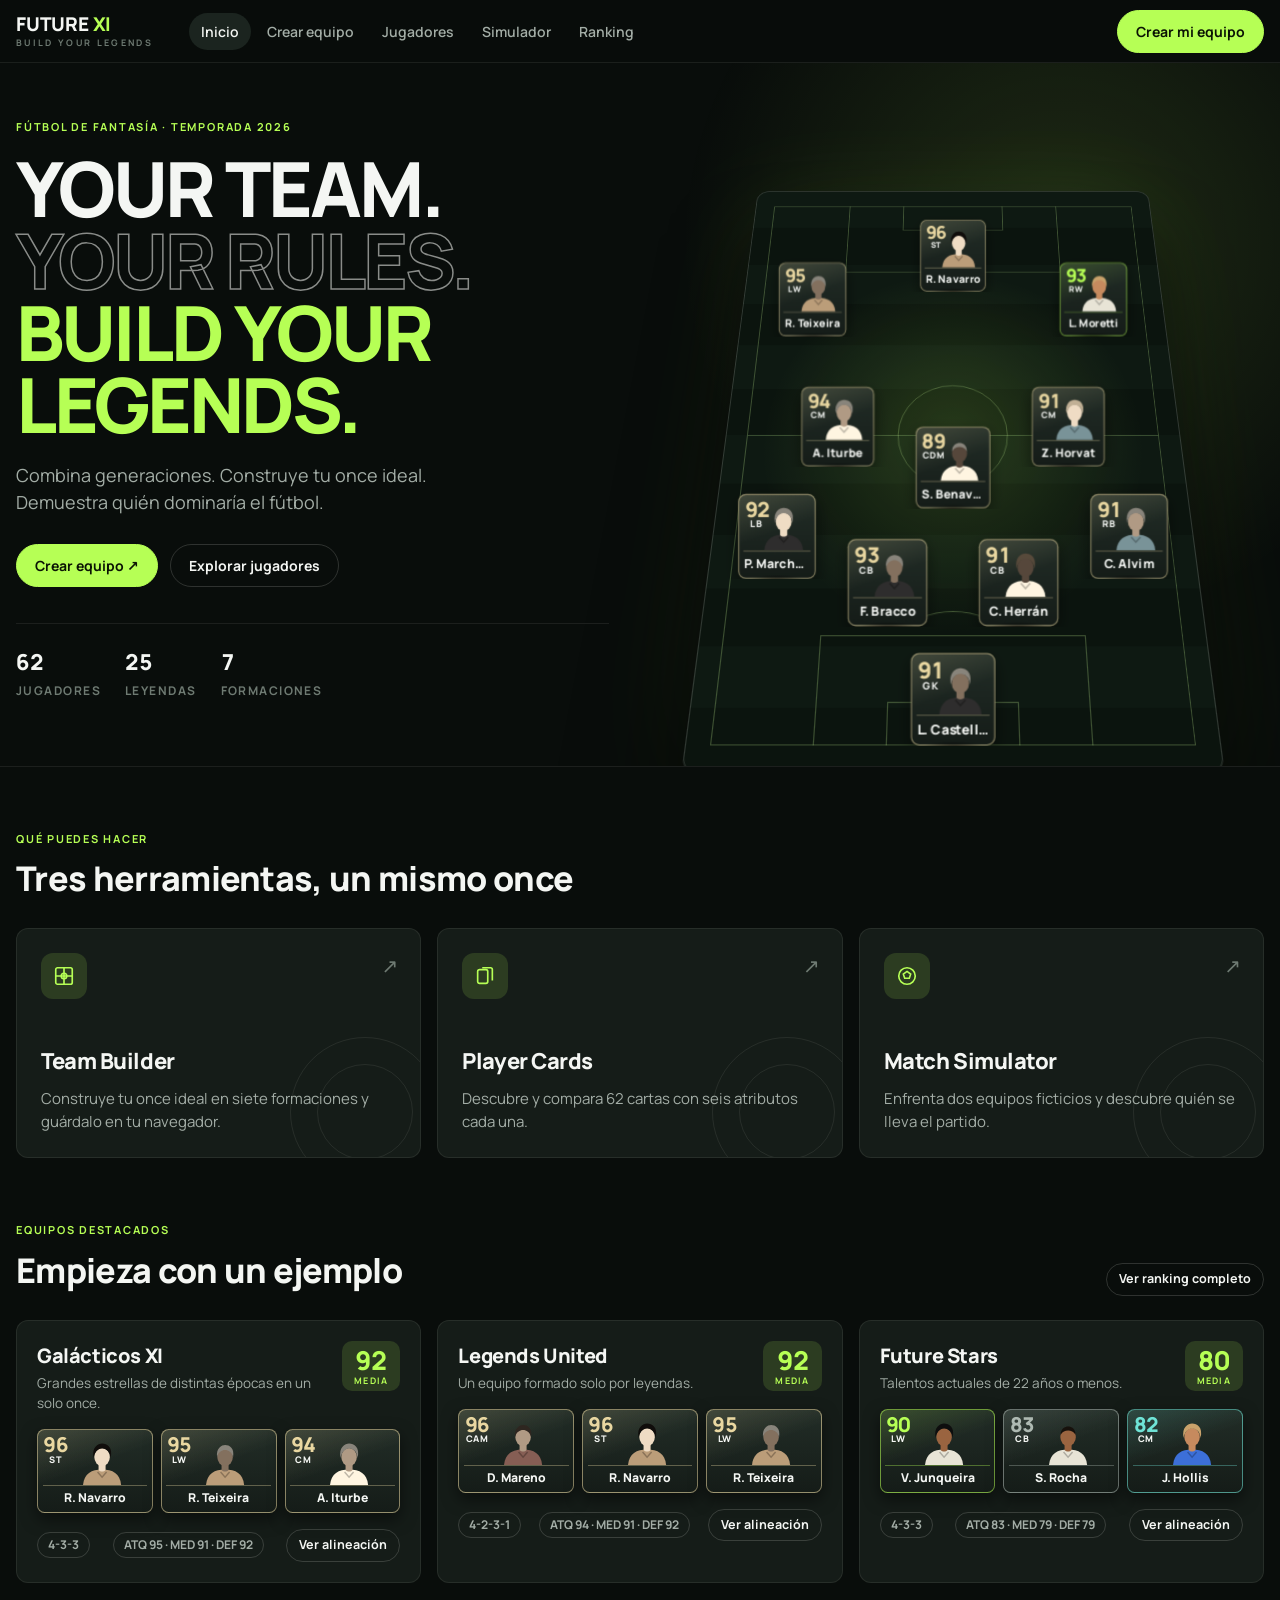
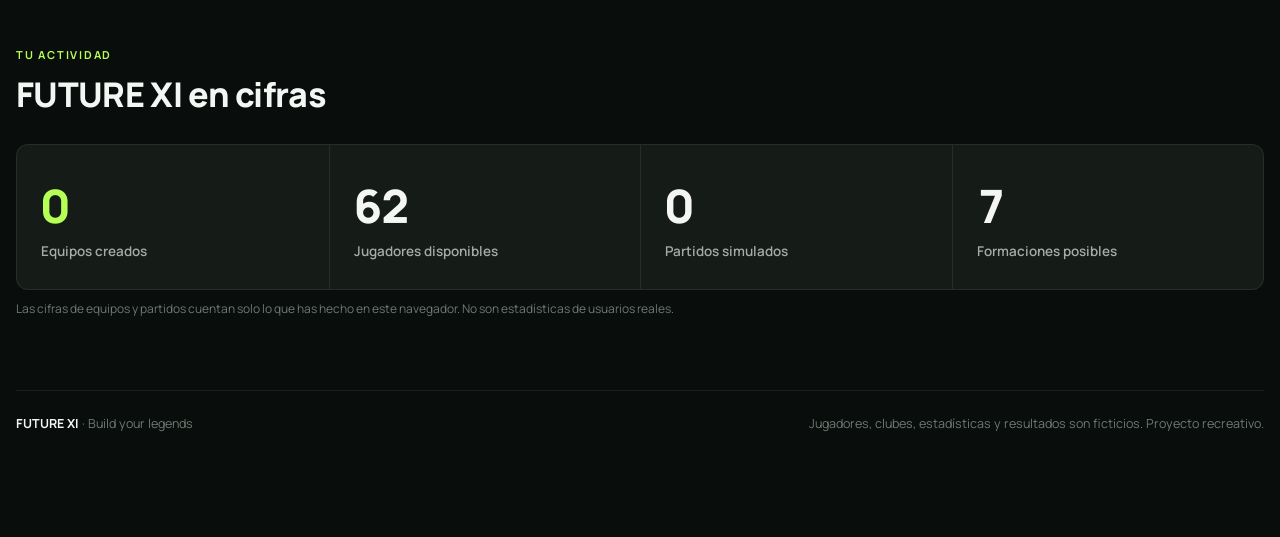
<file: future-xi/index.html>
<!doctype html>
<html lang="es">
<head>
<meta charset="utf-8">
<meta name="viewport" content="width=device-width, initial-scale=1, viewport-fit=cover">
<title>FUTURE XI</title>
<meta name="claude:viewport-fit-sides" content="cover">
<link rel="preconnect" href="https://fonts.googleapis.com">
<link rel="preconnect" href="https://fonts.gstatic.com" crossorigin>
<link rel="stylesheet" href="https://fonts.googleapis.com/css2?family=Manrope:wght@400;500;600;700;800&display=swap">
<style>
/* Layout: sticky compact nav, hash-routed views; editor = config | pitch | catalog (catalog becomes a bottom sheet under 1100px). */
:root {
  --bg: #090D0B;
  --panel: #151C18;
  --panel-2: #1B241F;
  --panel-3: #222D27;
  --line: rgba(244, 246, 243, .08);
  --line-2: rgba(244, 246, 243, .16);
  --neon: #B6FF55;
  --neon-soft: rgba(182, 255, 85, .14);
  --neon-ink: #0B1404;
  --fg: #F4F6F3;
  --muted: #A3ADA6;
  --dim: #6E7A72;
  --warn: #FFB547;
  --bad: #FF6B5E;
  --chalk: rgba(206, 255, 150, .26);
  --grass-a: #0E1912;
  --grass-b: #0B140E;
  --t-icono: #E9D7A1;
  --t-elite: #B6FF55;
  --t-oro: #D7B24A;
  --t-plata: #AEB9B2;
  --t-promesa: #6FE3D6;
  --font: "Manrope", "Inter", system-ui, -apple-system, "Segoe UI", Roboto, sans-serif;
  --r: 12px;
  --r-sm: 8px;
  --shadow: 0 14px 40px rgba(0, 0, 0, .45);
  color-scheme: dark;
}
* { box-sizing: border-box; }
html { scroll-behavior: smooth; }
body {
  margin: 0; background: var(--bg); color: var(--fg);
  font-family: var(--font); font-size: 15px; line-height: 1.5;
  -webkit-font-smoothing: antialiased;
}
body::before { content: ""; position: fixed; inset: 0 0 auto; height: env(safe-area-inset-top, 0px); z-index: 70; background: var(--bg); }
button, input, select { font: inherit; color: inherit; }
button { cursor: pointer; }
a { color: inherit; }
:focus-visible { outline: 2px solid var(--neon); outline-offset: 2px; border-radius: 4px; }
.num { font-variant-numeric: tabular-nums; }
.wrap { max-width: 1320px; margin: 0 auto; padding-left: max(16px, env(safe-area-inset-left, 0px)); padding-right: max(16px, env(safe-area-inset-right, 0px)); }
h1, h2, h3 { margin: 0; text-wrap: balance; letter-spacing: -.02em; }
.eyebrow { font-size: 11px; font-weight: 700; letter-spacing: .16em; text-transform: uppercase; color: var(--neon); }
.muted { color: var(--muted); }
.small { font-size: 12.5px; }

/* Buttons */
.btn {
  display: inline-flex; align-items: center; justify-content: center; gap: 8px;
  padding: 10px 18px; border-radius: 999px; border: 1px solid var(--line-2);
  background: transparent; color: var(--fg); font-weight: 700; font-size: 14px; text-decoration: none;
  transition: background .18s, color .18s, border-color .18s, transform .18s, box-shadow .18s; white-space: nowrap;
}
.btn:hover { border-color: var(--neon); color: var(--neon); }
.btn.primary { background: var(--neon); color: var(--neon-ink); border-color: var(--neon); box-shadow: 0 0 0 0 rgba(182,255,85,0); }
.btn.primary:hover { background: #C9FF80; color: var(--neon-ink); box-shadow: 0 0 28px rgba(182,255,85,.28); }
.btn.ghost { border-color: transparent; color: var(--muted); }
.btn.ghost:hover { color: var(--fg); background: var(--panel-2); }
.btn.danger:hover { border-color: var(--bad); color: var(--bad); }
.btn.sm { padding: 6px 12px; font-size: 12.5px; }
.btn:disabled { opacity: .45; pointer-events: none; }
.btn.block { width: 100%; }

/* Nav */
.nav { position: sticky; top: env(safe-area-inset-top, 0px); z-index: 50; background: rgba(9, 13, 11, .88); backdrop-filter: blur(12px); border-bottom: 1px solid var(--line); }
.nav-in { display: flex; align-items: center; gap: 24px; height: 62px; }
.brand { display: flex; flex-direction: column; text-decoration: none; line-height: 1; }
.brand b { font-size: 19px; font-weight: 800; letter-spacing: -.01em; }
.brand b span { color: var(--neon); }
.brand small { font-size: 9px; font-weight: 700; letter-spacing: .26em; color: var(--dim); margin-top: 4px; }
.nav-links { display: flex; gap: 4px; margin-left: 12px; }
.nav-links a { text-decoration: none; color: var(--muted); font-weight: 600; font-size: 14px; padding: 8px 12px; border-radius: 999px; transition: color .15s, background .15s; }
.nav-links a:hover { color: var(--fg); background: var(--panel); }
.nav-links a.on { color: var(--fg); background: var(--panel-2); }
.nav-cta { margin-left: auto; }
.burger { display: none; margin-left: auto; width: 42px; height: 42px; border-radius: 10px; border: 1px solid var(--line-2); background: var(--panel); align-items: center; justify-content: center; }
.burger i, .burger i::before, .burger i::after { display: block; width: 18px; height: 2px; background: var(--fg); position: relative; border-radius: 2px; }
.burger i::before, .burger i::after { content: ""; position: absolute; left: 0; }
.burger i::before { top: -6px; } .burger i::after { top: 6px; }
.mobile-menu { display: none; border-top: 1px solid var(--line); padding-block: 10px 16px; }
.mobile-menu a { display: block; padding: 12px 4px; text-decoration: none; font-weight: 600; border-bottom: 1px solid var(--line); color: var(--muted); }
.mobile-menu a.on { color: var(--neon); }
.mobile-menu .btn { margin-top: 14px; width: 100%; }
@media (max-width: 900px) {
  .nav-links, .nav-cta { display: none; }
  .burger { display: inline-flex; }
  .nav.open .mobile-menu { display: block; }
}

main { padding-bottom: 80px; }
.view { animation: viewIn .28s ease both; }
@keyframes viewIn { from { opacity: .4; transform: translateY(6px); } to { opacity: 1; transform: none; } }
.page-head { padding-block: 36px 24px; display: flex; flex-wrap: wrap; align-items: end; justify-content: space-between; gap: 16px; }
.page-head h1 { font-size: clamp(28px, 4vw, 44px); font-weight: 800; }
.page-head p { margin: 6px 0 0; color: var(--muted); max-width: 60ch; }

.panel { background: var(--panel); border: 1px solid var(--line); border-radius: var(--r); }

/* ---------- Pitch ---------- */
.pitch {
  position: relative; aspect-ratio: 68 / 92; width: 100%; border-radius: 14px; overflow: hidden;
  background:
    radial-gradient(60% 45% at 50% 50%, rgba(182,255,85,.10), transparent 70%),
    repeating-linear-gradient(180deg, var(--grass-a) 0 8.333%, var(--grass-b) 8.333% 16.666%);
  border: 1px solid var(--line-2);
  box-shadow: inset 0 0 80px rgba(0,0,0,.55), 0 20px 60px rgba(0,0,0,.4);
  container-type: inline-size;
}
.pl { position: absolute; inset: 3.5% 4.5%; border: 1px solid var(--chalk); pointer-events: none; }
.pl i { position: absolute; border: 1px solid var(--chalk); display: block; }
.pl .half { left: 0; right: 0; top: 50%; border-width: 1px 0 0; }
.pl .circ { left: 50%; top: 50%; width: 27%; aspect-ratio: 1; border-radius: 50%; transform: translate(-50%, -50%); }
.pl .spot { left: 50%; top: 50%; width: 5px; height: 5px; border-radius: 50%; background: var(--chalk); transform: translate(-50%, -50%); border: 0; }
.pl .box { left: 21%; width: 58%; height: 16%; }
.pl .six { left: 36%; width: 28%; height: 6%; }
.pl .top { top: -1px; border-top: 0; } .pl .bot { bottom: -1px; border-bottom: 0; }
.pl .arc { left: 40%; width: 20%; height: 7%; border-radius: 50%; border-color: transparent; }
.pl .arc.top { top: 12.5%; border-bottom-color: var(--chalk); }
.pl .arc.bot { bottom: 12.5%; border-top-color: var(--chalk); }

.slot {
  --cw: 15cqw;
  position: absolute; transform: translate(-50%, -50%); background: none; border: 0; padding: 0;
  display: flex; flex-direction: column; align-items: center; gap: 3px; z-index: 2;
  transition: transform .2s;
}
.slot:hover { transform: translate(-50%, -50%) scale(1.04); z-index: 3; }
.slot-empty {
  width: calc(var(--cw) * .82); aspect-ratio: 3 / 4; border-radius: calc(var(--cw) * .1);
  border: 1.5px dashed rgba(244,246,243,.28); background: rgba(9,13,11,.45);
  display: grid; place-items: center; color: var(--muted); font-size: calc(var(--cw) * .32); font-weight: 300;
  transition: border-color .2s, background .2s, color .2s;
}
.slot:hover .slot-empty { border-color: var(--neon); color: var(--neon); }
.slot-pos {
  font-size: max(9px, calc(var(--cw) * .14)); font-weight: 800; letter-spacing: .06em; padding: 1px 6px; border-radius: 999px;
  background: rgba(9,13,11,.8); color: var(--muted); border: 1px solid var(--line);
}
.slot.active .slot-empty, .slot.active .card { outline: 2px solid var(--neon); outline-offset: 2px; box-shadow: 0 0 26px rgba(182,255,85,.45); }
.slot.active .slot-pos { color: var(--neon-ink); background: var(--neon); }
.slot.can-ok .slot-empty, .slot.can-ok .card { outline: 2px solid var(--neon); outline-offset: 2px; animation: pulse 1.4s ease-in-out infinite; }
.slot.can-adapt .slot-empty, .slot.can-adapt .card { outline: 1.5px dashed var(--warn); outline-offset: 2px; }
@keyframes pulse { 50% { box-shadow: 0 0 22px rgba(182,255,85,.5); } }
.slot-badge {
  position: absolute; top: calc(var(--cw) * -.08); right: calc(var(--cw) * -.1); width: max(16px, calc(var(--cw) * .28)); height: max(16px, calc(var(--cw) * .28));
  border-radius: 50%; display: grid; place-items: center; font-size: max(10px, calc(var(--cw) * .17)); font-weight: 800; z-index: 4;
}
.slot-badge.adapt { background: var(--warn); color: #241600; }
.slot-badge.off { background: var(--bad); color: #2A0905; }

/* ---------- Cards ---------- */
.card {
  --tc: var(--t-plata);
  position: relative; display: flex; flex-direction: column; overflow: hidden; text-align: left;
  background:
    linear-gradient(160deg, color-mix(in srgb, var(--tc) 16%, transparent), transparent 45%),
    linear-gradient(180deg, var(--panel-3), var(--panel));
  border: 1px solid color-mix(in srgb, var(--tc) 55%, transparent);
  border-radius: 12px; color: var(--fg);
  box-shadow: 0 8px 22px rgba(0,0,0,.35);
}
.card.t-icono { --tc: var(--t-icono); }
.card.t-elite { --tc: var(--t-elite); box-shadow: 0 8px 22px rgba(0,0,0,.35), 0 0 22px rgba(182,255,85,.12); }
.card.t-oro { --tc: var(--t-oro); }
.card.t-plata { --tc: var(--t-plata); }
.card.t-promesa { --tc: var(--t-promesa); }
.card .c-head { position: absolute; top: 0; left: 0; display: flex; flex-direction: column; align-items: center; line-height: 1; z-index: 2; }
.card .c-ovr { font-weight: 800; color: var(--tc); letter-spacing: -.03em; font-variant-numeric: tabular-nums; }
.card .c-pos { font-weight: 800; letter-spacing: .06em; color: var(--fg); }
.card .c-nat { position: absolute; z-index: 2; font-weight: 800; letter-spacing: .08em; border: 1px solid var(--line-2); border-radius: 4px; color: var(--muted); }
.card .c-img { position: relative; display: flex; align-items: flex-end; justify-content: center; }
.card .c-img svg { height: 100%; width: auto; display: block; }
.card.era-L .c-img svg { filter: saturate(.35) sepia(.25) contrast(1.05); }
.card .c-name { font-weight: 800; text-align: center; white-space: nowrap; overflow: hidden; text-overflow: ellipsis; border-top: 1px solid color-mix(in srgb, var(--tc) 35%, transparent); }
.card .c-foot { display: flex; justify-content: space-between; gap: 6px; color: var(--muted); font-weight: 600; }
.card .c-foot span { white-space: nowrap; overflow: hidden; text-overflow: ellipsis; }
.card .c-tier { color: var(--tc); text-transform: uppercase; letter-spacing: .1em; }
.card .c-stats { display: grid; grid-template-columns: repeat(3, 1fr); gap: 2px 8px; border-top: 1px solid var(--line); }
.card .c-stats span { display: flex; justify-content: space-between; color: var(--muted); font-size: 10.5px; font-weight: 600; }
.card .c-stats b { color: var(--fg); font-variant-numeric: tabular-nums; }

/* md card (catalog) */
.card.md { padding: 12px; }
.card.md .c-head { top: 12px; left: 12px; }
.card.md .c-ovr { font-size: 34px; }
.card.md .c-pos { font-size: 12px; margin-top: 2px; }
.card.md .c-nat { top: 12px; right: 12px; font-size: 10px; padding: 2px 5px; }
.card.md .c-img { height: 112px; margin-top: 6px; }
.card.md .c-name { font-size: 16px; padding-top: 8px; margin-top: 0; }
.card.md .c-foot { font-size: 11px; margin-top: 4px; }
.card.md .c-stats { margin-top: 10px; padding-top: 8px; }
/* sm card (pitch) */
.card.sm { width: var(--cw); padding: calc(var(--cw) * .06); border-radius: calc(var(--cw) * .1); box-shadow: 0 6px 16px rgba(0,0,0,.5); }
.card.sm .c-head { top: calc(var(--cw) * .05); left: calc(var(--cw) * .07); }
.card.sm .c-ovr { font-size: calc(var(--cw) * .27); }
.card.sm .c-pos { font-size: calc(var(--cw) * .12); }
.card.sm .c-nat { display: none; }
.card.sm .c-img { height: calc(var(--cw) * .66); margin-left: calc(var(--cw) * .18); }
.card.sm .c-name { font-size: max(9px, calc(var(--cw) * .16)); padding-top: calc(var(--cw) * .04); }
.card.sm .c-foot, .card.sm .c-stats { display: none; }
/* lg card (modal) */
.card.lg { width: 220px; padding: 16px; }
.card.lg .c-head { top: 16px; left: 16px; }
.card.lg .c-ovr { font-size: 52px; }
.card.lg .c-pos { font-size: 15px; margin-top: 4px; }
.card.lg .c-nat { top: 16px; right: 16px; font-size: 11px; padding: 2px 6px; }
.card.lg .c-img { height: 170px; margin-top: 10px; }
.card.lg .c-name { font-size: 20px; padding-top: 10px; }
.card.lg .c-foot { font-size: 12px; margin-top: 6px; }
.card.lg .c-stats { display: none; }

.card-btn { background: none; border: 0; padding: 0; text-align: left; border-radius: 12px; transition: transform .22s cubic-bezier(.2,.8,.2,1); }
.card-btn .card { height: 100%; transition: border-color .2s, box-shadow .2s; }
.card-btn:hover { transform: translateY(-4px); }
.card-btn:hover .card { border-color: var(--tc); box-shadow: 0 16px 36px rgba(0,0,0,.5), 0 0 30px color-mix(in srgb, var(--tc) 22%, transparent); }
.card-btn:active { transform: translateY(-1px) scale(.98); }

/* ---------- Home ---------- */
.hero { position: relative; overflow: hidden; border-bottom: 1px solid var(--line); }
.hero::before { content: ""; position: absolute; width: 760px; height: 760px; right: -160px; top: -200px; background: radial-gradient(closest-side, rgba(182,255,85,.13), transparent); pointer-events: none; }
.hero-in { display: grid; grid-template-columns: minmax(0, 1fr) minmax(0, 1.05fr); gap: 32px; align-items: center; padding-block: 56px 64px; position: relative; }
.hero h1 { font-size: clamp(38px, 6vw, 76px); font-weight: 800; line-height: .95; letter-spacing: -.04em; }
.hero h1 span { display: block; }
.hero h1 .hl { color: var(--neon); }
.hero h1 .ol { color: transparent; -webkit-text-stroke: 1.5px rgba(244,246,243,.55); }
.hero p.lead { font-size: 18px; color: var(--muted); max-width: 44ch; margin: 22px 0 28px; }
.hero-ctas { display: flex; flex-wrap: wrap; gap: 12px; }
.hero-meta { display: flex; flex-wrap: wrap; gap: 24px; margin-top: 36px; padding-top: 22px; border-top: 1px solid var(--line); }
.hero-meta div b { display: block; font-size: 22px; font-weight: 800; }
.hero-meta div span { font-size: 12px; color: var(--dim); text-transform: uppercase; letter-spacing: .12em; font-weight: 700; }
.stage { perspective: 1200px; perspective-origin: 50% 0%; display: flex; justify-content: center; padding-block: 10px 0; }
.stage-pitch {
  position: relative; width: min(100%, 470px); aspect-ratio: 68 / 92; transform: rotateX(40deg); transform-style: preserve-3d; transform-origin: 50% 60%;
  border-radius: 14px; border: 1px solid var(--line-2);
  background:
    radial-gradient(60% 45% at 50% 50%, rgba(182,255,85,.16), transparent 70%),
    repeating-linear-gradient(180deg, var(--grass-a) 0 8.333%, var(--grass-b) 8.333% 16.666%);
  box-shadow: 0 60px 90px rgba(0,0,0,.6), 0 0 120px rgba(182,255,85,.08);
  margin-top: -40px; margin-bottom: -70px;
}
.stage-pitch .floater { position: absolute; transform: translate(-50%, -96%) rotateX(-40deg); transform-origin: 50% 100%; --cw: clamp(46px, 6.2vw, 74px); }
.stage-pitch .floater > div { animation: float 4.5s ease-in-out infinite; }
.stage-pitch .floater .shadow { position: absolute; left: 50%; bottom: -6px; width: 70%; height: 10px; transform: translateX(-50%); background: radial-gradient(closest-side, rgba(0,0,0,.6), transparent); }
@keyframes float { 50% { transform: translateY(-6px); } }
@media (max-width: 900px) {
  .hero-in { grid-template-columns: minmax(0, 1fr); padding-block: 36px 40px; }
  .stage-pitch { margin-top: -10px; margin-bottom: -50px; }
}

.section { padding-block: 64px 0; }
.section-head { display: flex; flex-wrap: wrap; justify-content: space-between; align-items: end; gap: 12px; margin-bottom: 24px; }
.section-head h2 { font-size: clamp(24px, 3vw, 34px); font-weight: 800; margin-top: 6px; }
.features { display: grid; grid-template-columns: repeat(3, minmax(0, 1fr)); gap: 16px; }
.feature {
  position: relative; display: flex; flex-direction: column; gap: 10px; min-height: 230px; padding: 24px; text-decoration: none; overflow: hidden;
  background: var(--panel); border: 1px solid var(--line); border-radius: var(--r);
  transition: border-color .2s, transform .2s, background .2s;
}
.feature:hover { border-color: rgba(182,255,85,.5); transform: translateY(-4px); background: var(--panel-2); }
.feature .f-ico { width: 46px; height: 46px; border-radius: 12px; background: var(--neon-soft); display: grid; place-items: center; color: var(--neon); }
.feature h3 { font-size: 22px; font-weight: 800; margin-top: auto; }
.feature p { margin: 0; color: var(--muted); }
.feature .f-go { position: absolute; top: 22px; right: 22px; color: var(--dim); transition: color .2s, transform .2s; font-size: 20px; }
.feature:hover .f-go { color: var(--neon); transform: translate(3px, -3px); }
.feature .f-art { position: absolute; right: -20px; bottom: -30px; width: 150px; height: 150px; border-radius: 50%; border: 1px solid var(--line); }
.feature .f-art::after { content: ""; position: absolute; inset: 26px; border-radius: 50%; border: 1px solid var(--line); }

.teams { display: grid; grid-template-columns: repeat(3, minmax(0, 1fr)); gap: 16px; }
.team-tile { padding: 20px; display: flex; flex-direction: column; gap: 16px; }
.team-tile header { display: flex; justify-content: space-between; align-items: start; gap: 12px; }
.team-tile h3 { font-size: 20px; font-weight: 800; }
.team-tile .tt-desc { color: var(--muted); font-size: 13.5px; margin: 2px 0 0; }
.ovr-pill { display: flex; flex-direction: column; align-items: center; padding: 6px 12px; border-radius: 10px; background: var(--neon-soft); color: var(--neon); line-height: 1; }
.ovr-pill b { font-size: 26px; font-weight: 800; font-variant-numeric: tabular-nums; }
.ovr-pill span { font-size: 9px; letter-spacing: .14em; font-weight: 700; margin-top: 3px; }
.tt-strip { display: flex; gap: 8px; }
.tt-strip > div { flex: 1; min-width: 0; --cw: 100%; }
.tt-strip .card.sm { width: 100%; --cw: 76px; }
.tt-foot { display: flex; flex-wrap: wrap; gap: 8px; align-items: center; justify-content: space-between; }
.chip { display: inline-flex; align-items: center; gap: 6px; padding: 3px 10px; border-radius: 999px; border: 1px solid var(--line-2); font-size: 12px; font-weight: 700; color: var(--muted); white-space: nowrap; }
.chip.neon { color: var(--neon); border-color: rgba(182,255,85,.35); background: var(--neon-soft); }
.chip.warn { color: var(--warn); border-color: rgba(255,181,71,.35); }
.chip.bad { color: var(--bad); border-color: rgba(255,107,94,.35); }

.stats4 { display: grid; grid-template-columns: repeat(4, minmax(0, 1fr)); border: 1px solid var(--line); border-radius: var(--r); background: var(--panel); }
.stats4 > div { padding: 26px 24px; border-left: 1px solid var(--line); }
.stats4 > div:first-child { border-left: 0; }
.stats4 b { display: block; font-size: clamp(30px, 4vw, 46px); font-weight: 800; letter-spacing: -.03em; font-variant-numeric: tabular-nums; }
.stats4 b.g { color: var(--neon); }
.stats4 span { color: var(--muted); font-weight: 600; font-size: 13.5px; }
.note { font-size: 12px; color: var(--dim); margin-top: 10px; }
@media (max-width: 900px) {
  .features, .teams { grid-template-columns: minmax(0, 1fr); }
  .stats4 { grid-template-columns: repeat(2, minmax(0, 1fr)); }
  .stats4 > div:nth-child(3) { border-left: 0; }
  .stats4 > div:nth-child(n+3) { border-top: 1px solid var(--line); }
}
.footer { margin-top: 72px; border-top: 1px solid var(--line); padding-block: 24px; color: var(--dim); font-size: 12.5px; display: flex; flex-wrap: wrap; gap: 8px 24px; justify-content: space-between; }

/* ---------- Editor ---------- */
.editor { display: grid; grid-template-columns: 290px minmax(0, 1fr) 350px; gap: 20px; align-items: start; padding-top: 24px; }
.ed-side { padding: 18px; display: flex; flex-direction: column; gap: 16px; }
.field { display: flex; flex-direction: column; gap: 6px; }
.field label, .lbl { font-size: 11px; font-weight: 700; letter-spacing: .12em; text-transform: uppercase; color: var(--dim); }
.input, select.input {
  width: 100%; padding: 10px 12px; border-radius: var(--r-sm); border: 1px solid var(--line-2); background: var(--bg); color: var(--fg);
  transition: border-color .15s;
}
.input:focus { border-color: var(--neon); outline: none; }
select.input { appearance: none; background-image: linear-gradient(45deg, transparent 50%, var(--muted) 50%), linear-gradient(135deg, var(--muted) 50%, transparent 50%); background-position: calc(100% - 16px) 52%, calc(100% - 11px) 52%; background-size: 5px 5px; background-repeat: no-repeat; padding-right: 30px; }
.ovr-big { display: flex; align-items: center; gap: 14px; padding: 14px; border-radius: 10px; background: var(--bg); border: 1px solid var(--line); }
.ovr-big b { font-size: 48px; font-weight: 800; line-height: 1; color: var(--neon); letter-spacing: -.04em; font-variant-numeric: tabular-nums; text-shadow: 0 0 26px rgba(182,255,85,.35); }
.ovr-big div { font-size: 12.5px; color: var(--muted); }
.ovr-big div strong { display: block; color: var(--fg); font-size: 14px; }
.lines { display: flex; flex-direction: column; gap: 9px; }
.bar-row { display: grid; grid-template-columns: 74px minmax(0, 1fr) 30px; gap: 10px; align-items: center; font-size: 12.5px; color: var(--muted); font-weight: 600; }
.bar-row b { text-align: right; color: var(--fg); font-variant-numeric: tabular-nums; }
.bar { height: 6px; border-radius: 3px; background: var(--panel-3); overflow: hidden; }
.bar i { display: block; height: 100%; background: var(--neon); border-radius: 3px; transition: width .4s ease; }
.bar i.mid { background: #8ED64A; } .bar i.low { background: var(--warn); }
.chips { display: flex; flex-wrap: wrap; gap: 6px; }
.btn-row { display: flex; flex-wrap: wrap; gap: 8px; }
.btn-row .btn { flex: 1; }
.saved-list { display: flex; flex-direction: column; gap: 6px; }
.saved-item { display: flex; align-items: center; gap: 10px; padding: 10px; border-radius: var(--r-sm); background: var(--bg); border: 1px solid var(--line); }
.saved-item.on { border-color: rgba(182,255,85,.45); }
.saved-item .si-main { flex: 1; min-width: 0; }
.saved-item .si-main b { display: block; font-size: 13.5px; white-space: nowrap; overflow: hidden; text-overflow: ellipsis; }
.saved-item .si-main small { color: var(--dim); font-size: 11.5px; }
.saved-item .si-ovr { font-weight: 800; color: var(--neon); font-size: 18px; font-variant-numeric: tabular-nums; }
.icon-btn { width: 30px; height: 30px; border-radius: 8px; border: 1px solid var(--line); background: transparent; color: var(--muted); display: grid; place-items: center; flex: none; transition: color .15s, border-color .15s; }
.icon-btn:hover { color: var(--fg); border-color: var(--line-2); }
.icon-btn.del:hover { color: var(--bad); border-color: var(--bad); }
.empty-state { text-align: center; padding: 22px 12px; color: var(--muted); font-size: 13px; border: 1px dashed var(--line-2); border-radius: var(--r-sm); }
.empty-state b { display: block; color: var(--fg); font-size: 14px; margin-bottom: 4px; }

.ed-center { display: flex; flex-direction: column; align-items: center; gap: 12px; min-width: 0; }
.ed-pitch-wrap { width: 100%; max-width: max(320px, min(600px, calc((100dvh - 210px) * 68 / 92))); }
.ed-bar { width: 100%; max-width: 600px; display: flex; flex-wrap: wrap; gap: 10px; align-items: center; justify-content: space-between; padding: 10px 14px; border-radius: 10px; background: var(--panel); border: 1px solid var(--line); min-height: 52px; font-size: 13.5px; }
.ed-bar.hint { border-color: rgba(182,255,85,.4); background: linear-gradient(90deg, var(--neon-soft), var(--panel)); }
.ed-bar .eb-text { min-width: 0; flex: 1 1 200px; }
.ed-bar .eb-text b { color: var(--fg); }

.ed-cat { padding: 16px; display: flex; flex-direction: column; gap: 12px; position: sticky; top: calc(env(safe-area-inset-top, 0px) + 78px); max-height: calc(100dvh - 100px); }
.ed-cat .cat-head { display: flex; justify-content: space-between; align-items: center; gap: 8px; }
.ed-cat .cat-head h3 { font-size: 16px; font-weight: 800; }
.cat-filters { display: grid; grid-template-columns: 1fr 1fr; gap: 8px; }
.cat-filters .full { grid-column: 1 / -1; }
.cat-target { font-size: 12.5px; color: var(--muted); padding: 8px 10px; border-radius: 8px; background: var(--bg); border: 1px solid var(--line); display: flex; justify-content: space-between; align-items: center; gap: 8px; }
.cat-target b { color: var(--neon); }
.plist { overflow-y: auto; display: flex; flex-direction: column; gap: 6px; margin-right: -6px; padding-right: 6px; min-height: 120px; }
.prow { display: flex; align-items: stretch; border-radius: 10px; border: 1px solid var(--line); background: var(--bg); transition: border-color .15s, background .15s; }
.prow:hover { border-color: var(--line-2); background: var(--panel-2); }
.prow.sel { border-color: var(--neon); background: var(--neon-soft); }
.prow .pick { flex: 1; min-width: 0; display: flex; align-items: center; gap: 10px; padding: 8px 10px; background: none; border: 0; text-align: left; border-radius: 10px 0 0 10px; }
.prow .p-ovr { width: 38px; text-align: center; font-weight: 800; font-size: 19px; font-variant-numeric: tabular-nums; color: var(--tc, var(--fg)); line-height: 1; }
.prow .p-ovr small { display: block; font-size: 10px; letter-spacing: .06em; color: var(--muted); margin-top: 3px; }
.prow .p-av { width: 34px; height: 34px; border-radius: 50%; overflow: hidden; background: var(--panel-3); flex: none; display: flex; align-items: flex-end; justify-content: center; }
.prow .p-av svg { width: 100%; height: 100%; }
.prow.era-L .p-av svg { filter: saturate(.35) sepia(.25); }
.prow .p-main { min-width: 0; flex: 1; }
.prow .p-main b { display: block; font-size: 13.5px; white-space: nowrap; overflow: hidden; text-overflow: ellipsis; }
.prow .p-main small { display: block; font-size: 11.5px; color: var(--dim); white-space: nowrap; overflow: hidden; text-overflow: ellipsis; }
.prow .fit { font-size: 10.5px; font-weight: 800; padding: 2px 6px; border-radius: 999px; white-space: nowrap; }
.fit.ok { color: var(--neon); background: var(--neon-soft); }
.fit.adapt { color: var(--warn); background: rgba(255,181,71,.12); }
.fit.off { color: var(--bad); background: rgba(255,107,94,.12); }
.fit.in { color: var(--muted); background: var(--panel-3); }
.prow .info { width: 38px; border: 0; border-left: 1px solid var(--line); background: none; color: var(--dim); border-radius: 0 10px 10px 0; font-weight: 800; }
.prow .info:hover { color: var(--neon); }
.t-icono { --tc: var(--t-icono); } .t-elite { --tc: var(--t-elite); } .t-oro { --tc: var(--t-oro); } .t-plata { --tc: var(--t-plata); } .t-promesa { --tc: var(--t-promesa); }

.fab { display: none; position: fixed; z-index: 40; left: 50%; transform: translateX(-50%); bottom: calc(18px + env(safe-area-inset-bottom, 0px)); box-shadow: 0 10px 30px rgba(0,0,0,.5), 0 0 30px rgba(182,255,85,.25); }
.sheet-backdrop { display: none; }
.sheet-close { display: none; }
@media (max-width: 1100px) {
  .editor { grid-template-columns: minmax(0, 1fr); }
  .ed-center { order: -1; }
  .ed-cat {
    position: fixed; z-index: 62; left: 0; right: 0; bottom: 0; top: auto; max-height: 82dvh; height: 82dvh;
    border-radius: 18px 18px 0 0; transform: translateY(105%); transition: transform .28s cubic-bezier(.2,.8,.2,1);
    padding-left: max(16px, env(safe-area-inset-left, 0px)); padding-right: max(16px, env(safe-area-inset-right, 0px));
    padding-bottom: calc(16px + env(safe-area-inset-bottom, 0px)); box-shadow: 0 -20px 60px rgba(0,0,0,.6);
  }
  .ed-cat.open { transform: none; }
  .ed-cat::before { content: ""; width: 40px; height: 4px; border-radius: 2px; background: var(--line-2); align-self: center; margin-top: -6px; }
  .sheet-close { display: inline-flex; }
  .sheet-backdrop.open { display: block; position: fixed; inset: 0; z-index: 61; background: rgba(0,0,0,.55); }
  .fab { display: inline-flex; }
  .view-crear main, body.on-crear main { padding-bottom: 110px; }
}
.ed-side details summary { cursor: pointer; list-style: none; }

/* ---------- Catalog page ---------- */
.cat-layout { display: grid; grid-template-columns: 260px minmax(0, 1fr); gap: 24px; align-items: start; }
.cat-side { padding: 18px; display: flex; flex-direction: column; gap: 14px; position: sticky; top: calc(env(safe-area-inset-top, 0px) + 78px); }
.range2 { display: grid; grid-template-columns: 1fr 1fr; gap: 8px; }
.cat-top { display: flex; flex-wrap: wrap; gap: 10px; align-items: center; justify-content: space-between; margin-bottom: 16px; }
.grid-cards { display: grid; grid-template-columns: repeat(auto-fill, minmax(170px, 1fr)); gap: 14px; }
.filters-toggle { display: none; }
@media (max-width: 900px) {
  .cat-layout { grid-template-columns: minmax(0, 1fr); }
  .cat-side { position: static; display: none; }
  .cat-side.open { display: flex; }
  .filters-toggle { display: inline-flex; }
  .grid-cards { grid-template-columns: repeat(2, minmax(0, 1fr)); gap: 10px; }
  .card.md .c-img { height: 92px; }
  .card.md .c-ovr { font-size: 28px; }
  .card.md .c-name { font-size: 14px; }
}

/* ---------- Simulator ---------- */
.versus { display: grid; grid-template-columns: minmax(0, 1fr) auto minmax(0, 1fr); gap: 16px; align-items: stretch; }
.vs-col { padding: 18px; display: flex; flex-direction: column; gap: 14px; }
.vs-col .side-tag { font-size: 11px; font-weight: 700; letter-spacing: .14em; text-transform: uppercase; color: var(--dim); }
.vs-team { display: flex; align-items: center; gap: 14px; }
.vs-team h3 { font-size: 22px; font-weight: 800; }
.vs-team .ovr-pill { margin-left: auto; }
.vs-mid { display: flex; flex-direction: column; align-items: center; justify-content: center; gap: 14px; }
.vs-badge { width: 74px; height: 74px; border-radius: 50%; border: 1px solid rgba(182,255,85,.4); display: grid; place-items: center; font-weight: 800; font-size: 24px; color: var(--neon); background: radial-gradient(circle, rgba(182,255,85,.16), transparent 70%); }
.roster { display: grid; grid-template-columns: 1fr 1fr; gap: 4px 12px; font-size: 12.5px; }
.roster span { display: flex; gap: 6px; min-width: 0; color: var(--muted); }
.roster span em { font-style: normal; color: var(--dim); width: 32px; flex: none; font-weight: 700; font-size: 11px; }
.roster span b { font-weight: 600; color: var(--fg); white-space: nowrap; overflow: hidden; text-overflow: ellipsis; }
.cmp { margin-top: 18px; padding: 18px; display: flex; flex-direction: column; gap: 12px; }
.cmp-row { display: grid; grid-template-columns: 34px minmax(0, 1fr) 96px minmax(0, 1fr) 34px; gap: 10px; align-items: center; font-size: 13px; font-weight: 700; }
.cmp-row .lbl2 { text-align: center; color: var(--muted); font-size: 11.5px; text-transform: uppercase; letter-spacing: .1em; }
.cmp-row .bar.l { transform: scaleX(-1); }
.cmp-row b { font-variant-numeric: tabular-nums; }
.cmp-row b:last-child { text-align: right; }
.sim-actions { display: flex; flex-direction: column; align-items: center; gap: 10px; margin-top: 22px; }
.form-error { color: var(--bad); font-size: 13.5px; font-weight: 600; min-height: 20px; text-align: center; }
.result { margin-top: 22px; padding: 26px 22px; position: relative; overflow: hidden; }
.result::before { content: ""; position: absolute; left: 50%; top: -120px; width: 520px; height: 300px; transform: translateX(-50%); background: radial-gradient(closest-side, rgba(182,255,85,.12), transparent); pointer-events: none; }
.score { position: relative; display: grid; grid-template-columns: minmax(0, 1fr) auto minmax(0, 1fr); align-items: center; gap: 16px; text-align: center; margin-top: 14px; }
.score h3 { font-size: clamp(16px, 2.4vw, 24px); font-weight: 800; }
.score .sc { font-size: clamp(48px, 9vw, 92px); font-weight: 800; letter-spacing: -.04em; line-height: 1; font-variant-numeric: tabular-nums; }
.score .sc i { font-style: normal; color: var(--dim); margin: 0 .12em; }
.score .final { display: block; font-size: 11px; letter-spacing: .2em; color: var(--neon); font-weight: 800; margin-top: 8px; }
.res-grid { position: relative; display: grid; grid-template-columns: minmax(0, 1.2fr) minmax(0, 1fr); gap: 24px; margin-top: 26px; padding-top: 22px; border-top: 1px solid var(--line); }
.stat-line { display: grid; grid-template-columns: 44px minmax(0, 1fr) 44px; gap: 10px; align-items: center; margin-bottom: 12px; font-weight: 700; font-variant-numeric: tabular-nums; }
.stat-line .mid { display: flex; flex-direction: column; gap: 5px; }
.stat-line .mid span { text-align: center; font-size: 11.5px; color: var(--muted); text-transform: uppercase; letter-spacing: .1em; }
.stat-line .split { display: flex; height: 6px; border-radius: 3px; overflow: hidden; gap: 2px; }
.stat-line .split i:first-child { background: var(--neon); }
.stat-line .split i:last-child { background: var(--line-2); }
.stat-line b:last-child { text-align: right; }
.timeline { display: flex; flex-direction: column; gap: 6px; font-size: 13.5px; }
.tl { display: grid; grid-template-columns: 40px 1fr; gap: 8px; padding: 7px 10px; border-radius: 8px; background: var(--bg); border: 1px solid var(--line); }
.tl em { font-style: normal; font-weight: 800; color: var(--neon); font-variant-numeric: tabular-nums; }
.tl.away { text-align: right; grid-template-columns: 1fr 40px; }
.tl.away em { order: 2; }
.tl small { color: var(--dim); }
.disclaimer { position: relative; margin-top: 18px; font-size: 12px; color: var(--dim); text-align: center; }
.loading { display: flex; flex-direction: column; align-items: center; gap: 14px; padding: 44px 0; color: var(--muted); font-weight: 600; }
.ball { width: 38px; height: 38px; border-radius: 50%; border: 3px solid var(--line-2); border-top-color: var(--neon); animation: spin .8s linear infinite; }
@keyframes spin { to { transform: rotate(360deg); } }
.history { margin-top: 28px; }
.hist-row { display: grid; grid-template-columns: minmax(0, 1fr) auto minmax(0, 1fr) auto; gap: 12px; align-items: center; padding: 10px 14px; border-bottom: 1px solid var(--line); font-size: 13.5px; }
.hist-row:last-child { border-bottom: 0; }
.hist-row .h { text-align: right; font-weight: 600; }
.hist-row .a { font-weight: 600; }
.hist-row .s { font-weight: 800; font-variant-numeric: tabular-nums; padding: 2px 10px; border-radius: 6px; background: var(--bg); }
.hist-row small { color: var(--dim); }
@media (max-width: 800px) {
  .versus { grid-template-columns: minmax(0, 1fr); }
  .vs-mid { flex-direction: row; }
  .vs-badge { width: 54px; height: 54px; font-size: 18px; }
  .res-grid { grid-template-columns: minmax(0, 1fr); }
  .cmp-row { grid-template-columns: 30px minmax(0, 1fr) 70px minmax(0, 1fr) 30px; gap: 6px; }
  .hist-row { grid-template-columns: minmax(0, 1fr) auto minmax(0, 1fr); }
  .hist-row small { display: none; }
}

/* ---------- Ranking ---------- */
.tabs { display: inline-flex; gap: 4px; padding: 4px; border-radius: 999px; background: var(--panel); border: 1px solid var(--line); flex-wrap: wrap; }
.tabs button { border: 0; background: none; padding: 8px 16px; border-radius: 999px; font-weight: 700; font-size: 13.5px; color: var(--muted); transition: background .15s, color .15s; }
.tabs button:hover { color: var(--fg); }
.tabs button.on { background: var(--neon); color: var(--neon-ink); }
.table-wrap { overflow-x: auto; margin-top: 18px; }
table.rank { width: 100%; border-collapse: collapse; min-width: 640px; font-size: 14px; }
.rank th { text-align: left; font-size: 11px; letter-spacing: .12em; text-transform: uppercase; color: var(--dim); font-weight: 700; padding: 12px 14px; border-bottom: 1px solid var(--line); }
.rank td { padding: 14px; border-bottom: 1px solid var(--line); font-variant-numeric: tabular-nums; }
.rank tbody tr { cursor: pointer; transition: background .15s; }
.rank tbody tr:hover, .rank tbody tr:focus-visible { background: var(--panel-2); outline: none; }
.rank td.pos { font-weight: 800; color: var(--dim); width: 48px; }
.rank tr:nth-child(1) td.pos { color: var(--neon); }
.rank td.team b { display: block; font-weight: 800; }
.rank td.team small { color: var(--dim); }
.rank td.key { font-weight: 800; color: var(--neon); font-size: 16px; }
.rank .num-c { text-align: right; }

/* ---------- Modal / toast ---------- */
.modal-back { position: fixed; inset: 0; z-index: 80; background: rgba(3,5,4,.72); backdrop-filter: blur(4px); display: grid; place-items: center; padding: max(16px, env(safe-area-inset-top, 0px)) max(16px, env(safe-area-inset-right, 0px)) max(16px, env(safe-area-inset-bottom, 0px)) max(16px, env(safe-area-inset-left, 0px)); animation: fade .18s ease both; }
@keyframes fade { from { opacity: 0; } }
.modal { position: relative; width: min(820px, 100%); max-height: 100%; overflow-y: auto; background: var(--panel); border: 1px solid var(--line-2); border-radius: 16px; box-shadow: var(--shadow); padding: 24px; animation: pop .24s cubic-bezier(.2,.8,.2,1) both; }
.modal.narrow { width: min(440px, 100%); }
@keyframes pop { from { opacity: 0; transform: translateY(10px) scale(.97); } }
.modal-x { position: absolute; top: 14px; right: 14px; }
.pmodal { display: grid; grid-template-columns: 220px minmax(0, 1fr); gap: 28px; }
.pmodal h2 { font-size: 28px; font-weight: 800; }
.pmodal .sub { color: var(--muted); margin-top: 2px; }
.pmodal .facts { display: grid; grid-template-columns: repeat(2, minmax(0, 1fr)); gap: 10px 18px; margin: 18px 0; font-size: 13.5px; }
.pmodal .facts span { display: block; font-size: 10.5px; letter-spacing: .12em; color: var(--dim); text-transform: uppercase; font-weight: 700; }
.attr-grid { display: grid; grid-template-columns: repeat(2, minmax(0, 1fr)); gap: 10px 20px; }
.attr { display: grid; grid-template-columns: minmax(0, 1fr) 28px; gap: 4px 8px; align-items: center; font-size: 13px; font-weight: 600; color: var(--muted); }
.attr b { text-align: right; color: var(--fg); font-variant-numeric: tabular-nums; }
.attr .bar { grid-column: 1 / -1; }
.pmodal p.desc { color: var(--muted); margin: 18px 0; font-size: 14px; }
.lineup-modal { display: grid; grid-template-columns: minmax(0, 1fr) 260px; gap: 24px; align-items: start; }
.lineup-modal .pitch { max-width: 460px; justify-self: center; }
@media (max-width: 700px) {
  .pmodal, .lineup-modal { grid-template-columns: minmax(0, 1fr); }
  .pmodal .card.lg { margin: 0 auto; }
  .modal { padding: 20px 16px; }
}
.toasts { position: fixed; z-index: 90; right: max(16px, env(safe-area-inset-right, 0px)); bottom: calc(16px + env(safe-area-inset-bottom, 0px)); display: flex; flex-direction: column; gap: 8px; align-items: flex-end; pointer-events: none; }
.toast { pointer-events: auto; display: flex; align-items: center; gap: 10px; padding: 11px 16px; border-radius: 10px; background: var(--panel-2); border: 1px solid var(--line-2); box-shadow: var(--shadow); font-size: 13.5px; font-weight: 600; max-width: min(360px, calc(100vw - 32px)); animation: toastIn .25s cubic-bezier(.2,.8,.2,1) both; }
.toast::before { content: ""; width: 8px; height: 8px; border-radius: 50%; background: var(--neon); flex: none; box-shadow: 0 0 10px var(--neon); }
.toast.err::before { background: var(--bad); box-shadow: 0 0 10px var(--bad); }
.toast.out { animation: toastOut .2s ease both; }
@keyframes toastIn { from { opacity: 0; transform: translateY(10px); } }
@keyframes toastOut { to { opacity: 0; transform: translateY(6px); } }
@media (max-width: 1100px) { .toasts { bottom: calc(78px + env(safe-area-inset-bottom, 0px)); left: max(16px, env(safe-area-inset-left, 0px)); align-items: center; } }

@media (prefers-reduced-motion: reduce) {
  *, *::before, *::after { animation-duration: .01ms !important; animation-iteration-count: 1 !important; transition-duration: .01ms !important; scroll-behavior: auto !important; }
}
</style>
</head>
<body>

<header class="nav" id="nav">
  <div class="wrap nav-in">
    <a class="brand" href="#inicio" aria-label="FUTURE XI, inicio"><b>FUTURE <span>XI</span></b><small>BUILD YOUR LEGENDS</small></a>
    <nav class="nav-links" aria-label="Principal">
      <a href="#inicio" data-route="inicio">Inicio</a>
      <a href="#crear" data-route="crear">Crear equipo</a>
      <a href="#jugadores" data-route="jugadores">Jugadores</a>
      <a href="#simulador" data-route="simulador">Simulador</a>
      <a href="#ranking" data-route="ranking">Ranking</a>
    </nav>
    <a class="btn primary nav-cta" href="#crear">Crear mi equipo</a>
    <button class="burger" id="burger" aria-label="Abrir menú" aria-expanded="false" aria-controls="mobileMenu"><i></i></button>
  </div>
  <div class="wrap mobile-menu" id="mobileMenu">
    <a href="#inicio" data-route="inicio">Inicio</a>
    <a href="#crear" data-route="crear">Crear equipo</a>
    <a href="#jugadores" data-route="jugadores">Jugadores</a>
    <a href="#simulador" data-route="simulador">Simulador</a>
    <a href="#ranking" data-route="ranking">Ranking</a>
    <a class="btn primary" href="#crear">Crear mi equipo</a>
  </div>
</header>

<main id="app"></main>
<div class="toasts" id="toasts" aria-live="polite"></div>
<div id="modalRoot"></div>

<script>
'use strict';
/* =========================================================
   FUTURE XI — datos ficticios, todo en el navegador
   ========================================================= */

// ---------- Utilidades ----------
const $ = (s, el = document) => el.querySelector(s);
const esc = s => String(s ?? '').replace(/[&<>"']/g, c => ({ '&': '&amp;', '<': '&lt;', '>': '&gt;', '"': '&quot;', "'": '&#39;' }[c]));
const clamp = (v, a, b) => Math.max(a, Math.min(b, v));
const avg = a => a.length ? a.reduce((s, x) => s + x, 0) / a.length : 0;
function hash(s) { let h = 2166136261; for (const c of s) { h ^= c.charCodeAt(0); h = Math.imul(h, 16777619); } return h >>> 0; }
function rng(seed) { return () => { seed |= 0; seed = seed + 0x6D2B79F5 | 0; let t = Math.imul(seed ^ seed >>> 15, 1 | seed); t = t + Math.imul(t ^ t >>> 7, 61 | t) ^ t; return ((t ^ t >>> 14) >>> 0) / 4294967296; }; }
const uid = () => Date.now().toString(36) + Math.random().toString(36).slice(2, 7);
const store = {
  get(k, d) { try { const v = localStorage.getItem(k); return v ? JSON.parse(v) : d; } catch { return d; } },
  set(k, v) { try { localStorage.setItem(k, JSON.stringify(v)); } catch { /* almacenamiento no disponible */ } }
};

// ---------- Catálogos ----------
const NATIONS = { ESP: 'España', ARG: 'Argentina', BRA: 'Brasil', FRA: 'Francia', ENG: 'Inglaterra', POR: 'Portugal', GER: 'Alemania', ITA: 'Italia', NED: 'Países Bajos', URU: 'Uruguay', BEL: 'Bélgica', CRO: 'Croacia', NGA: 'Nigeria', SEN: 'Senegal', JPN: 'Japón', MEX: 'México', COL: 'Colombia', MAR: 'Marruecos', KOR: 'Corea del Sur', USA: 'Estados Unidos', NOR: 'Noruega' };
const CLUBS = { 'Aurora CF': '#E8E4D6', 'Norte Atlético': '#C8463B', 'Northbridge FC': '#3C6FD8', 'Lumen Milano': '#2B2F38', 'Rive Olympique': '#2A9AD1', 'Delta Sporting': '#2E8B57', 'Vortex SC': '#8B5CF6', 'Halcones FC': '#E58A2E' };
const POS_NAME = { GK: 'Portero', CB: 'Defensa central', LB: 'Lateral izquierdo', RB: 'Lateral derecho', CDM: 'Mediocentro defensivo', CM: 'Centrocampista', CAM: 'Mediapunta', LW: 'Extremo izquierdo', RW: 'Extremo derecho', ST: 'Delantero centro' };
const POS_ORDER = ['GK', 'RB', 'CB', 'LB', 'CDM', 'CM', 'CAM', 'RW', 'LW', 'ST'];
const ATTR = ['pac', 'sho', 'pas', 'dri', 'def', 'phy'];
const ATTR_LABEL = { pac: 'Ritmo', sho: 'Tiro', pas: 'Pase', dri: 'Regate', def: 'Defensa', phy: 'Físico' };
const GK_LABEL = { pac: 'Estirada', sho: 'Manejo', pas: 'Saque', dri: 'Reflejos', def: 'Velocidad', phy: 'Colocación' };
const TIERS = { icono: 'Icono', elite: 'Elite', oro: 'Oro', promesa: 'Promesa', plata: 'Plata' };
const grp = p => ({ LW: 'W', RW: 'W', LB: 'FB', RB: 'FB' }[p] || p);
// Desviación de cada atributo respecto a la media, según el rol
const PROFILE = { ST: [2, 4, -8, 0, -48, -2], W: [5, -2, -4, 4, -50, -12], CAM: [-4, -2, 3, 4, -42, -14], CM: [-8, -8, 3, 1, -15, -6], CDM: [-14, -22, -3, -6, 2, 2], CB: [-14, -45, -20, -22, 3, 2], FB: [2, -35, -8, -6, -3, -6], GK: [1, -1, -10, 2, -40, 0] };
// La media se calcula con pesos distintos según la posición
const WEIGHTS = {
  ST: { pac: .15, sho: .45, pas: .05, dri: .2, phy: .15 },
  W: { pac: .3, sho: .2, pas: .15, dri: .35 },
  CAM: { pac: .1, sho: .2, pas: .35, dri: .35 },
  CM: { pac: .05, sho: .1, pas: .45, dri: .25, def: .1, phy: .05 },
  CDM: { pas: .25, dri: .05, def: .45, phy: .25 },
  CB: { pac: .1, def: .65, phy: .25 },
  FB: { pac: .3, pas: .15, dri: .1, def: .35, phy: .1 },
  GK: { pac: .25, sho: .2, pas: .05, dri: .35, phy: .15 }
};
const FLAVOR = {
  GK: 'Domina el área pequeña y ordena a la defensa desde atrás.',
  CB: 'Lee el juego antes que nadie y gana casi todos los duelos aéreos.',
  FB: 'Recorre la banda entera y llega con frecuencia al área rival.',
  CDM: 'Protege a la defensa y equilibra al equipo cuando no tiene el balón.',
  CM: 'Marca el ritmo del partido y conecta todas las líneas.',
  CAM: 'Encuentra pases entre líneas que nadie más ve.',
  W: 'Desborda en el uno contra uno y busca la diagonal hacia dentro.',
  ST: 'Vive del área y castiga cualquier error defensivo.'
};

// [nombre, posición, nación, club, época (A actual / L leyenda), edad, media objetivo] — todos ficticios
const RAW = [
  ['T. Albrecht', 'GK', 'GER', 'Northbridge FC', 'A', 31, 89], ['M. Ferrán', 'GK', 'ESP', 'Aurora CF', 'A', 27, 86], ['D. Okafor', 'GK', 'NGA', 'Delta Sporting', 'A', 20, 78],
  ['R. Hidalgo', 'GK', 'MEX', 'Halcones FC', 'L', 0, 88], ['L. Castellano', 'GK', 'ITA', 'Lumen Milano', 'L', 0, 91], ['K. Sato', 'GK', 'JPN', 'Vortex SC', 'A', 24, 81],
  ['A. Mbeki', 'CB', 'SEN', 'Rive Olympique', 'A', 28, 88], ['J. Vanderberg', 'CB', 'NED', 'Northbridge FC', 'A', 30, 87], ['S. Rocha', 'CB', 'POR', 'Aurora CF', 'A', 22, 83],
  ['E. Whitmore', 'CB', 'ENG', 'Vortex SC', 'A', 19, 76], ['F. Bracco', 'CB', 'ITA', 'Lumen Milano', 'L', 0, 93], ['C. Herrán', 'CB', 'ESP', 'Aurora CF', 'L', 0, 91],
  ['P. Moreaux', 'CB', 'FRA', 'Rive Olympique', 'L', 0, 90], ['B. Kowal', 'CB', 'GER', 'Northbridge FC', 'L', 0, 89], ['Y. Haddad', 'CB', 'MAR', 'Delta Sporting', 'A', 21, 80],
  ['H. Park', 'CB', 'KOR', 'Halcones FC', 'A', 26, 82],
  ['N. Aldana', 'LB', 'ARG', 'Halcones FC', 'A', 25, 84], ['O. Gallardo', 'LB', 'URU', 'Norte Atlético', 'A', 19, 77], ['R. Carvalhal', 'LB', 'BRA', 'Aurora CF', 'L', 0, 90],
  ['P. Marchetti', 'LB', 'ITA', 'Lumen Milano', 'L', 0, 92],
  ['J. Kessler', 'RB', 'GER', 'Northbridge FC', 'A', 27, 85], ['D. Ferreira', 'RB', 'POR', 'Delta Sporting', 'A', 20, 78], ['C. Alvim', 'RB', 'BRA', 'Rive Olympique', 'L', 0, 91],
  ['I. Zaratti', 'RB', 'ARG', 'Lumen Milano', 'L', 0, 89],
  ['M. Okonkwo', 'CDM', 'NGA', 'Vortex SC', 'A', 26, 86], ['S. Benavent', 'CDM', 'ESP', 'Aurora CF', 'L', 0, 89], ['C. Lavaud', 'CDM', 'FRA', 'Rive Olympique', 'L', 0, 88],
  ['A. Rinaldi', 'CDM', 'ITA', 'Lumen Milano', 'A', 23, 82], ['T. Ndiaye', 'CDM', 'SEN', 'Delta Sporting', 'A', 21, 79],
  ['L. Bellucci', 'CM', 'ITA', 'Lumen Milano', 'A', 29, 88], ['P. Arteaga', 'CM', 'ESP', 'Aurora CF', 'A', 24, 87], ['J. Hollis', 'CM', 'ENG', 'Northbridge FC', 'A', 20, 82],
  ['A. Iturbe', 'CM', 'ESP', 'Aurora CF', 'L', 0, 94], ['Z. Horvat', 'CM', 'CRO', 'Rive Olympique', 'L', 0, 91], ['S. Garrow', 'CM', 'ENG', 'Northbridge FC', 'L', 0, 90],
  ['K. de Vries', 'CM', 'BEL', 'Vortex SC', 'A', 28, 89], ['M. Ito', 'CM', 'JPN', 'Halcones FC', 'A', 19, 77],
  ['R. Silvano', 'CAM', 'BRA', 'Halcones FC', 'A', 23, 88], ['D. Mareno', 'CAM', 'ARG', 'Norte Atlético', 'L', 0, 96], ['Z. Laurent', 'CAM', 'FRA', 'Rive Olympique', 'L', 0, 95],
  ['H. Kang', 'CAM', 'KOR', 'Vortex SC', 'A', 22, 84], ['T. Brandt', 'CAM', 'GER', 'Northbridge FC', 'A', 18, 79],
  ['V. Junqueira', 'LW', 'BRA', 'Aurora CF', 'A', 22, 90], ['A. Diallo', 'LW', 'SEN', 'Delta Sporting', 'A', 19, 80], ['R. Teixeira', 'LW', 'BRA', 'Halcones FC', 'L', 0, 95],
  ['M. Castillo', 'LW', 'COL', 'Norte Atlético', 'A', 26, 85], ['G. Bellamy', 'LW', 'ENG', 'Northbridge FC', 'L', 0, 88],
  ['L. Moretti', 'RW', 'ARG', 'Aurora CF', 'A', 29, 93], ['B. Sakai', 'RW', 'JPN', 'Vortex SC', 'A', 25, 84], ['F. Aguirre', 'RW', 'URU', 'Norte Atlético', 'A', 18, 78],
  ['L. Figueras', 'RW', 'POR', 'Aurora CF', 'L', 0, 92], ['J. Roban', 'RW', 'NED', 'Northbridge FC', 'L', 0, 91],
  ['A. Vega', 'ST', 'ESP', 'Aurora CF', 'A', 26, 94], ['E. Halvorsen', 'ST', 'NOR', 'Northbridge FC', 'A', 24, 91], ['K. Mensah', 'ST', 'NGA', 'Delta Sporting', 'A', 20, 82],
  ['D. Ruiz', 'ST', 'MEX', 'Halcones FC', 'A', 21, 80], ['R. Navarro', 'ST', 'BRA', 'Halcones FC', 'L', 0, 96], ['M. van Aalst', 'ST', 'NED', 'Lumen Milano', 'L', 0, 94],
  ['T. Henriot', 'ST', 'FRA', 'Rive Olympique', 'L', 0, 93], ['G. Batista', 'ST', 'ARG', 'Lumen Milano', 'L', 0, 92], ['O. Benali', 'ST', 'MAR', 'Vortex SC', 'A', 27, 86],
  ['J. Whitfield', 'ST', 'USA', 'Vortex SC', 'A', 19, 77]
];

function calcOvr(pos, a) { const w = WEIGHTS[grp(pos)]; let s = 0; for (const k of ATTR) s += (w[k] || 0) * a[k]; return Math.round(s); }

const PLAYERS = RAW.map(([name, pos, nat, club, era, age, target], i) => {
  const r = rng(hash(name)), prof = PROFILE[grp(pos)], w = WEIGHTS[grp(pos)], a = {};
  ATTR.forEach((k, j) => { a[k] = target + prof[j] + Math.round((r() - .5) * 7); });
  for (let it = 0; it < 4; it++) {
    const diff = target - calcOvr(pos, a);
    if (!diff) break;
    ATTR.forEach(k => { if (w[k]) a[k] += diff; a[k] = clamp(Math.round(a[k]), 20, 99); });
  }
  ATTR.forEach(k => { a[k] = clamp(Math.round(a[k]), 20, 99); });
  const ovr = calcOvr(pos, a);
  const tier = era === 'L' ? 'icono' : ovr >= 90 ? 'elite' : age <= 21 ? 'promesa' : ovr >= 84 ? 'oro' : 'plata';
  return { id: 'p' + i, name, pos, nat, club, era, age, a, ovr, tier };
});
const PBYID = Object.fromEntries(PLAYERS.map(p => [p.id, p]));
const P = id => (id && PBYID[id]) || null;
const labels = p => p.pos === 'GK' ? GK_LABEL : ATTR_LABEL;

function describe(p) {
  const L = labels(p);
  const top = ATTR.slice().sort((x, y) => p.a[y] - p.a[x]).slice(0, 2).map(k => L[k].toLowerCase());
  const who = p.era === 'L' ? `Leyenda histórica de ${p.club}.` : `${p.age} años, juega en ${p.club}.`;
  return `${who} ${FLAVOR[grp(p.pos)]} Sus puntos fuertes son ${top[0]} y ${top[1]}.`;
}

// ---------- Formaciones (x, y en %; y = 0 es la portería rival) ----------
const BACK4 = [['LB', 14, 67], ['CB', 37, 74], ['CB', 63, 74], ['RB', 86, 67]];
const GKS = ['GK', 50, 90];
const FORMATIONS = {
  '4-3-3': [GKS, ...BACK4, ['CM', 25, 49], ['CDM', 50, 56], ['CM', 75, 49], ['LW', 17, 25], ['ST', 50, 16], ['RW', 83, 25]],
  '4-4-2': [GKS, ...BACK4, ['LW', 13, 44], ['CM', 37, 51], ['CM', 63, 51], ['RW', 87, 44], ['ST', 36, 19], ['ST', 64, 19]],
  '4-2-3-1': [GKS, ...BACK4, ['CDM', 36, 55], ['CDM', 64, 55], ['LW', 16, 33], ['CAM', 50, 36], ['RW', 84, 33], ['ST', 50, 15]],
  '4-1-2-1-2': [GKS, ...BACK4, ['CDM', 50, 57], ['CM', 27, 47], ['CM', 73, 47], ['CAM', 50, 35], ['ST', 36, 17], ['ST', 64, 17]],
  '3-5-2': [GKS, ['CB', 25, 73], ['CB', 50, 76], ['CB', 75, 73], ['LB', 10, 47], ['CM', 31, 50], ['CDM', 50, 57], ['CM', 69, 50], ['RB', 90, 47], ['ST', 36, 19], ['ST', 64, 19]],
  '3-4-3': [GKS, ['CB', 25, 73], ['CB', 50, 76], ['CB', 75, 73], ['LB', 12, 50], ['CM', 37, 54], ['CM', 63, 54], ['RB', 88, 50], ['LW', 17, 25], ['ST', 50, 16], ['RW', 83, 25]],
  '5-3-2': [GKS, ['LB', 9, 61], ['CB', 29, 73], ['CB', 50, 76], ['CB', 71, 73], ['RB', 91, 61], ['CM', 27, 46], ['CDM', 50, 52], ['CM', 73, 46], ['ST', 36, 19], ['ST', 64, 19]]
};
const RELATED = { GK: [], CB: ['CDM', 'LB', 'RB'], LB: ['CB', 'LW'], RB: ['CB', 'RW'], CDM: ['CM', 'CB'], CM: ['CDM', 'CAM'], CAM: ['CM', 'ST', 'LW', 'RW'], LW: ['RW', 'CAM', 'ST', 'LB'], RW: ['LW', 'CAM', 'ST', 'RB'], ST: ['CAM', 'LW', 'RW'] };
const LINE = { GK: 'def', CB: 'def', LB: 'def', RB: 'def', CDM: 'mid', CM: 'mid', CAM: 'mid', LW: 'att', RW: 'att', ST: 'att' };
function fitOf(natural, slot) { return natural === slot ? 'ok' : RELATED[natural].includes(slot) ? 'adapt' : 'off'; }
function effRating(p, slotPos) {
  const f = fitOf(p.pos, slotPos);
  if (f === 'ok') return p.ovr;
  if (f === 'adapt') return p.ovr - 4;
  return (p.pos === 'GK' || slotPos === 'GK') ? Math.max(25, p.ovr - 45) : p.ovr - 12;
}
const FIT_TXT = { ok: 'Posición natural', adapt: 'Adaptado', off: 'Fuera de posición' };

function teamStats(t) {
  const F = FORMATIONS[t.formation];
  const lines = { att: [], mid: [], def: [] }, eff = [];
  let filled = 0;
  F.forEach(([pos], i) => {
    const p = P(t.slots[i]);
    const v = p ? effRating(p, pos) : null;
    if (p) { filled++; eff.push(v); }
    lines[LINE[pos]].push(v ?? 40);
  });
  const ovr = eff.length ? Math.round(avg(eff)) : 0;
  return { ovr, filled, att: Math.round(avg(lines.att)), mid: Math.round(avg(lines.mid)), def: Math.round(avg(lines.def)) };
}

// Reubica a los jugadores al cambiar de formación sin borrar a nadie
function remap(slots, from, to) {
  const players = slots.map((id, i) => id ? { id, i } : null).filter(Boolean);
  const T = FORMATIONS[to], out = Array(T.length).fill(null);
  const placed = new Set();
  for (const pass of ['ok', 'adapt', 'off']) {
    for (const { id } of players) {
      if (placed.has(id)) continue;
      const p = P(id);
      const k = T.findIndex(([pos], j) => !out[j] && (pass === 'off' || fitOf(p.pos, pos) === pass));
      if (k >= 0) { out[k] = id; placed.add(id); }
    }
  }
  return out;
}

// Construye automáticamente un once a partir de un filtro
function autoBuild(formation, filter, skip = 0) {
  const pool = PLAYERS.filter(filter).sort((a, b) => b.ovr - a.ovr);
  const used = new Set(), slots = [];
  FORMATIONS[formation].forEach(([pos]) => {
    const pick = cands => cands.length ? cands[Math.min(skip, cands.length - 1)] : null;
    let c = pick(pool.filter(p => !used.has(p.id) && p.pos === pos));
    if (!c) c = pick(pool.filter(p => !used.has(p.id) && fitOf(p.pos, pos) === 'adapt'));
    if (c) used.add(c.id);
    slots.push(c ? c.id : null);
  });
  return slots;
}
const EURO = ['ESP', 'FRA', 'GER', 'ITA', 'ENG', 'POR', 'NED', 'BEL', 'CRO', 'NOR'];
const AMER = ['ARG', 'BRA', 'URU', 'COL', 'MEX', 'USA'];
const PRESETS = [
  { id: 'galacticos', name: 'Galácticos XI', formation: '4-3-3', desc: 'Grandes estrellas de distintas épocas en un solo once.', filter: () => true, rec: [48, 37, 6, 5, 121, 39] },
  { id: 'legends', name: 'Legends United', formation: '4-2-3-1', desc: 'Un equipo formado solo por leyendas.', filter: p => p.era === 'L', rec: [46, 33, 8, 5, 108, 41] },
  { id: 'future', name: 'Future Stars', formation: '4-3-3', desc: 'Talentos actuales de 22 años o menos.', filter: p => p.era === 'A' && p.age <= 22, rec: [44, 22, 9, 13, 87, 63] },
  { id: 'americas', name: 'Américas XI', formation: '4-4-2', desc: 'Lo mejor del continente americano.', filter: p => AMER.includes(p.nat), rec: [40, 24, 8, 8, 82, 47] },
  { id: 'euro', name: 'Euro Select', formation: '3-4-3', desc: 'Selección europea de todas las épocas.', filter: p => EURO.includes(p.nat), rec: [42, 28, 7, 7, 96, 44] },
  { id: 'horizonte', name: 'Horizonte XI', formation: '4-1-2-1-2', desc: 'Talento africano y asiático.', filter: p => ['NGA', 'SEN', 'MAR', 'JPN', 'KOR'].includes(p.nat), rec: [38, 17, 9, 12, 61, 52] },
  { id: 'presente', name: 'Presente FC', formation: '4-2-3-1', desc: 'Solo futbolistas en activo.', filter: p => p.era === 'A', rec: [45, 29, 9, 7, 93, 45] },
  { id: 'muralla', name: 'La Muralla', formation: '5-3-2', desc: 'Segunda unidad con cinco defensas.', filter: () => true, skip: 1, rec: [41, 21, 14, 6, 58, 29] }
].map(t => ({ ...t, slots: autoBuild(t.formation, t.filter, t.skip || 0) }));

// ---------- Estado ----------
const blankDraft = () => ({ id: null, name: 'Mi Future XI', formation: '4-3-3', era: 'all', slots: Array(11).fill(null) });
const S = {
  teams: store.get('fxi.teams', []),
  draft: store.get('fxi.draft', null) || blankDraft(),
  history: store.get('fxi.history', []),
  records: store.get('fxi.records', {}),
  activeSlot: null,
  pending: null,
  catQ: '', catPos: 'all', catSort: 'ovr',
  pf: { q: '', pos: 'all', nat: 'all', club: 'all', era: 'all', min: 40, max: 99, tier: 'all', sort: 'ovr' },
  sim: { home: '', away: '', result: null, loading: false, error: '' },
  rankTab: 'ovr'
};
if (!FORMATIONS[S.draft.formation] || !Array.isArray(S.draft.slots)) S.draft = blankDraft();
const saveDraft = () => store.set('fxi.draft', S.draft);
const saveTeams = () => store.set('fxi.teams', S.teams);

// Equipos por clave: 'u:<id>' propios, 'p:<id>' plantillas
function allTeams() {
  const pre = PRESETS.map(t => {
    const r = S.records[t.id] || { pj: 0, w: 0, d: 0, l: 0, gf: 0, ga: 0 };
    return { key: 'p:' + t.id, name: t.name, formation: t.formation, slots: t.slots, desc: t.desc, preset: true,
      pj: t.rec[0] + r.pj, w: t.rec[1] + r.w, d: t.rec[2] + r.d, l: t.rec[3] + r.l, gf: t.rec[4] + r.gf, ga: t.rec[5] + r.ga };
  });
  const mine = S.teams.map(t => ({ key: 'u:' + t.id, name: t.name, formation: t.formation, slots: t.slots, preset: false, created: t.created,
    pj: t.pj || 0, w: t.w || 0, d: t.d || 0, l: t.l || 0, gf: t.gf || 0, ga: t.ga || 0 }));
  return [...mine, ...pre];
}
const teamByKey = k => allTeams().find(t => t.key === k) || null;

// ---------- Componentes ----------
function avatar(p) {
  const r = rng(hash(p.name) + 7);
  const skins = ['#F1C9A5', '#E0B08A', '#C68A5E', '#9A6440', '#6B4128'];
  const hairs = ['#17110C', '#3B2618', '#6B4423', '#C9A26B', '#0E0E0E', '#7D7D7D'];
  const skin = skins[Math.floor(r() * skins.length)], hair = hairs[Math.floor(r() * hairs.length)];
  const kit = CLUBS[p.club] || '#2A3A30';
  const style = Math.floor(r() * 3);
  const hairPath = [
    'M34 44 C32 26 43 20 50 20 C59 20 69 26 66 44 C63 34 57 30 50 30 C43 30 37 34 34 44Z',
    'M35 40 C35 27 44 23 50 23 C57 23 65 27 65 40 C61 33 56 31 50 31 C44 31 39 33 35 40Z',
    'M33 46 C29 24 42 17 50 17 C60 17 72 24 67 46 C66 36 62 28 50 27 C39 28 35 36 33 46Z'
  ][style];
  return `<svg viewBox="0 0 100 100" aria-hidden="true"><path d="M12 100 C14 77 29 69 50 69 C71 69 86 77 88 100Z" fill="${kit}"/><path d="M41 74 L50 84 L59 74" fill="none" stroke="rgba(0,0,0,.25)" stroke-width="3"/><path d="M43 58 h14 v12 c-4 4 -10 4 -14 0z" fill="${skin}"/><ellipse cx="50" cy="44" rx="15.5" ry="18" fill="${skin}"/><path d="${hairPath}" fill="${hair}"/></svg>`;
}
function cardHTML(p, size = 'md') {
  const foot = p.era === 'L' ? 'Leyenda' : p.club;
  const L = labels(p);
  const stats = size === 'md' ? `<div class="c-stats">${ATTR.map(k => `<span title="${L[k]}">${L[k].slice(0, 3).toUpperCase()} <b>${p.a[k]}</b></span>`).join('')}</div>` : '';
  return `<div class="card ${size} t-${p.tier} era-${p.era}">
    <div class="c-head"><span class="c-ovr">${p.ovr}</span><span class="c-pos">${p.pos}</span></div>
    <span class="c-nat" title="${esc(NATIONS[p.nat])}">${p.nat}</span>
    <div class="c-img">${avatar(p)}</div>
    <div class="c-name">${esc(p.name)}</div>
    <div class="c-foot"><span>${esc(foot)}</span><span class="c-tier">${TIERS[p.tier]}</span></div>
    ${stats}
  </div>`;
}
const PITCH_LINES = '<div class="pl"><i class="half"></i><i class="circ"></i><i class="spot"></i><i class="box top"></i><i class="six top"></i><i class="arc top"></i><i class="box bot"></i><i class="six bot"></i><i class="arc bot"></i></div>';

function pitchHTML(team, { interactive = false } = {}) {
  const F = FORMATIONS[team.formation];
  const pend = interactive && S.pending ? P(S.pending) : null;
  const slots = F.map(([pos, x, y], i) => {
    const p = P(team.slots[i]);
    const fit = p ? fitOf(p.pos, pos) : 'ok';
    let cls = 'slot';
    if (interactive && S.activeSlot === i) cls += ' active';
    if (pend) { const f = fitOf(pend.pos, pos); if (f === 'ok') cls += ' can-ok'; else if (f === 'adapt') cls += ' can-adapt'; }
    const badge = p && fit !== 'ok' ? `<span class="slot-badge ${fit}" title="${FIT_TXT[fit]}">${fit === 'adapt' ? '~' : '!'}</span>` : '';
    const inner = p ? cardHTML(p, 'sm') : `<span class="slot-empty">+</span>`;
    const label = p ? `${pos}: ${p.name}, media ${p.ovr}${fit !== 'ok' ? ', ' + FIT_TXT[fit].toLowerCase() : ''}` : `${pos}: posición vacía`;
    const tag = interactive ? 'button' : 'div';
    const attrs = interactive ? `type="button" data-action="slot" data-i="${i}" aria-label="${esc(label)}"` : `aria-label="${esc(label)}"`;
    return `<${tag} class="${cls}" style="left:${x}%;top:${y}%" ${attrs}><span style="position:relative">${inner}${badge}</span><span class="slot-pos">${pos}</span></${tag}>`;
  }).join('');
  return `<div class="pitch">${PITCH_LINES}${slots}</div>`;
}

function barCls(v) { return v >= 85 ? '' : v >= 75 ? 'mid' : 'low'; }
function barRow(label, v) { return `<div class="bar-row"><span>${label}</span><div class="bar"><i class="${barCls(v)}" style="width:${clamp((v - 30) / 69 * 100, 2, 100)}%"></i></div><b>${v || '–'}</b></div>`; }

// ---------- Toast y modales ----------
function toast(msg, err = false) {
  const el = document.createElement('div');
  el.className = 'toast' + (err ? ' err' : '');
  el.textContent = msg;
  $('#toasts').appendChild(el);
  setTimeout(() => { el.classList.add('out'); setTimeout(() => el.remove(), 220); }, 2600);
}
let lastFocus = null;
function openModal(html, narrow = false) {
  lastFocus = document.activeElement;
  $('#modalRoot').innerHTML = `<div class="modal-back" data-action="modal-bg"><div class="modal ${narrow ? 'narrow' : ''}" role="dialog" aria-modal="true"><button class="icon-btn modal-x" data-action="close-modal" aria-label="Cerrar">✕</button>${html}</div></div>`;
  const first = $('#modalRoot .modal [data-autofocus]') || $('#modalRoot .modal-x');
  first && first.focus();
}
function closeModal() { $('#modalRoot').innerHTML = ''; lastFocus && lastFocus.focus && lastFocus.focus(); }
let confirmCb = null;
function confirmDialog(title, text, okLabel, cb) {
  confirmCb = cb;
  openModal(`<h2 style="font-size:22px;font-weight:800">${esc(title)}</h2><p class="muted" style="margin:10px 0 22px">${esc(text)}</p>
    <div class="btn-row"><button class="btn" data-action="close-modal">Cancelar</button><button class="btn primary" data-action="confirm-ok" data-autofocus>${esc(okLabel)}</button></div>`, true);
}

function playerModal(id) {
  const p = P(id); if (!p) return;
  const L = labels(p);
  openModal(`<div class="pmodal">
    ${cardHTML(p, 'lg')}
    <div>
      <div class="eyebrow">${TIERS[p.tier]} · ${POS_NAME[p.pos]}</div>
      <h2 style="margin-top:6px">${esc(p.name)}</h2>
      <div class="facts">
        <div><span>Nacionalidad</span>${esc(NATIONS[p.nat])}</div>
        <div><span>Club</span>${esc(p.club)}</div>
        <div><span>Época</span>${p.era === 'L' ? 'Leyenda' : 'Actual'}</div>
        <div><span>Edad</span>${p.era === 'L' ? 'Retirado' : p.age + ' años'}</div>
      </div>
      <div class="attr-grid">${ATTR.map(k => `<div class="attr"><span>${L[k]}</span><b>${p.a[k]}</b><div class="bar"><i class="${barCls(p.a[k])}" style="width:${p.a[k]}%"></i></div></div>`).join('')}</div>
      <p class="desc">${esc(describe(p))}</p>
      <div class="btn-row"><button class="btn primary" data-action="add-to-team" data-id="${p.id}" data-autofocus>Añadir al equipo</button><button class="btn" data-action="close-modal">Cerrar</button></div>
      <p class="note">Jugador y estadísticas ficticios.</p>
    </div>
  </div>`);
}

function lineupModal(key) {
  const t = teamByKey(key); if (!t) return;
  const st = teamStats(t);
  const players = t.slots.map(P).filter(Boolean);
  openModal(`<div class="eyebrow">${t.preset ? 'Plantilla FUTURE XI' : 'Tu equipo'} · ${t.formation}</div>
    <h2 style="font-size:28px;font-weight:800;margin:6px 0 18px">${esc(t.name)}</h2>
    <div class="lineup-modal">
      ${pitchHTML(t)}
      <div style="display:flex;flex-direction:column;gap:14px">
        <div class="ovr-big"><b>${st.ovr}</b><div><strong>Media del once</strong>${st.filled}/11 jugadores</div></div>
        <div class="lines">${barRow('Ataque', st.att)}${barRow('Medio', st.mid)}${barRow('Defensa', st.def)}</div>
        <div class="lbl">Récord ficticio</div>
        <div class="small muted num">${t.pj} PJ · ${t.w} V · ${t.d} E · ${t.l} D · ${t.gf} GF</div>
        ${t.desc ? `<p class="small muted" style="margin:0">${esc(t.desc)}</p>` : ''}
        <div class="btn-row" style="flex-direction:column">
          <button class="btn primary" data-action="use-team" data-key="${esc(key)}">${t.preset ? 'Editar una copia' : 'Abrir en el editor'}</button>
          <button class="btn" data-action="sim-with" data-key="${esc(key)}">Simular con este equipo</button>
        </div>
        <div class="small muted">${players.length ? 'Mejor jugador: <b style="color:var(--fg)">' + esc(players.sort((a, b) => b.ovr - a.ovr)[0].name) + '</b>' : ''}</div>
      </div>
    </div>`);
}

// ---------- Vistas ----------
const ICON = {
  builder: '<svg width="22" height="22" viewBox="0 0 24 24" fill="none" stroke="currentColor" stroke-width="1.8"><rect x="3" y="3" width="18" height="18" rx="2"/><path d="M3 12h18M12 3v18"/><circle cx="12" cy="12" r="3"/></svg>',
  cards: '<svg width="22" height="22" viewBox="0 0 24 24" fill="none" stroke="currentColor" stroke-width="1.8"><rect x="4" y="5" width="11" height="15" rx="2"/><path d="M9 3h9a2 2 0 0 1 2 2v12"/></svg>',
  sim: '<svg width="22" height="22" viewBox="0 0 24 24" fill="none" stroke="currentColor" stroke-width="1.8"><circle cx="12" cy="12" r="9"/><path d="M12 7l4 3-1.5 4.5h-5L8 10z"/></svg>'
};

function viewInicio() {
  const g = PRESETS[0];
  const F = FORMATIONS[g.formation];
  const floaters = F.map(([pos, x, y], i) => {
    const p = P(g.slots[i]); if (!p) return '';
    return `<div class="floater" style="left:${x}%;top:${y + 6}%"><div style="animation-delay:${(i * .37).toFixed(2)}s">${cardHTML(p, 'sm')}</div><span class="shadow"></span></div>`;
  }).join('');
  const featured = PRESETS.slice(0, 3).map(t => {
    const st = teamStats(t);
    const top = t.slots.map(P).filter(Boolean).sort((a, b) => b.ovr - a.ovr).slice(0, 3);
    return `<article class="panel team-tile">
      <header><div><h3>${esc(t.name)}</h3><p class="tt-desc">${esc(t.desc)}</p></div><div class="ovr-pill"><b>${st.ovr}</b><span>MEDIA</span></div></header>
      <div class="tt-strip">${top.map(p => `<div>${cardHTML(p, 'sm')}</div>`).join('')}</div>
      <div class="tt-foot"><span class="chip">${t.formation}</span><span class="chip">ATQ ${st.att} · MED ${st.mid} · DEF ${st.def}</span>
      <button class="btn sm" data-action="lineup" data-key="p:${t.id}">Ver alineación</button></div>
    </article>`;
  }).join('');
  return `<section class="hero"><div class="wrap hero-in">
      <div>
        <div class="eyebrow">Fútbol de fantasía · Temporada 2026</div>
        <h1 style="margin-top:16px"><span>YOUR TEAM.</span><span class="ol">YOUR RULES.</span><span class="hl">BUILD YOUR LEGENDS.</span></h1>
        <p class="lead">Combina generaciones. Construye tu once ideal. Demuestra quién dominaría el fútbol.</p>
        <div class="hero-ctas"><a class="btn primary" href="#crear">Crear equipo ↗</a><a class="btn" href="#jugadores">Explorar jugadores</a></div>
        <div class="hero-meta">
          <div><b class="num">${PLAYERS.length}</b><span>Jugadores</span></div>
          <div><b class="num">${PLAYERS.filter(p => p.era === 'L').length}</b><span>Leyendas</span></div>
          <div><b class="num">${Object.keys(FORMATIONS).length}</b><span>Formaciones</span></div>
        </div>
      </div>
      <div class="stage" aria-label="Alineación de ejemplo: ${esc(g.name)}"><div class="stage-pitch">${PITCH_LINES}${floaters}</div></div>
    </div></section>

    <section class="section"><div class="wrap">
      <div class="section-head"><div><div class="eyebrow">Qué puedes hacer</div><h2>Tres herramientas, un mismo once</h2></div></div>
      <div class="features">
        <a class="feature" href="#crear"><span class="f-ico">${ICON.builder}</span><span class="f-go">↗</span><h3>Team Builder</h3><p>Construye tu once ideal en siete formaciones y guárdalo en tu navegador.</p><span class="f-art"></span></a>
        <a class="feature" href="#jugadores"><span class="f-ico">${ICON.cards}</span><span class="f-go">↗</span><h3>Player Cards</h3><p>Descubre y compara ${PLAYERS.length} cartas con seis atributos cada una.</p><span class="f-art"></span></a>
        <a class="feature" href="#simulador"><span class="f-ico">${ICON.sim}</span><span class="f-go">↗</span><h3>Match Simulator</h3><p>Enfrenta dos equipos ficticios y descubre quién se lleva el partido.</p><span class="f-art"></span></a>
      </div>
    </div></section>

    <section class="section"><div class="wrap">
      <div class="section-head"><div><div class="eyebrow">Equipos destacados</div><h2>Empieza con un ejemplo</h2></div><a class="btn sm" href="#ranking">Ver ranking completo</a></div>
      <div class="teams">${featured}</div>
    </div></section>

    <section class="section"><div class="wrap">
      <div class="section-head"><div><div class="eyebrow">Tu actividad</div><h2>FUTURE XI en cifras</h2></div></div>
      <div class="stats4">
        <div><b class="g">${S.teams.length}</b><span>Equipos creados</span></div>
        <div><b>${PLAYERS.length}</b><span>Jugadores disponibles</span></div>
        <div><b>${S.history.length}</b><span>Partidos simulados</span></div>
        <div><b>${Object.keys(FORMATIONS).length}</b><span>Formaciones posibles</span></div>
      </div>
      <p class="note">Las cifras de equipos y partidos cuentan solo lo que has hecho en este navegador. No son estadísticas de usuarios reales.</p>
    </div></section>
    ${footer()}`;
}
const footer = () => `<div class="wrap"><footer class="footer"><span><b style="color:var(--fg)">FUTURE XI</b> · Build your legends</span><span>Jugadores, clubes, estadísticas y resultados son ficticios. Proyecto recreativo.</span></footer></div>`;

// --- Editor ---
function eraOk(p, era) { return era === 'all' || (era === 'young' ? p.era === 'A' && p.age <= 21 : p.era === era); }
function catalogList() {
  const d = S.draft, q = S.catQ.trim().toLowerCase();
  const slotPos = S.activeSlot != null ? FORMATIONS[d.formation][S.activeSlot][0] : null;
  let list = PLAYERS.filter(p => eraOk(p, d.era) && (S.catPos === 'all' || p.pos === S.catPos) && (!q || p.name.toLowerCase().includes(q) || p.club.toLowerCase().includes(q) || NATIONS[p.nat].toLowerCase().includes(q)));
  list.sort((a, b) => S.catSort === 'ovr' ? b.ovr - a.ovr : b.a[S.catSort] - a.a[S.catSort]);
  if (slotPos) { const rank = { ok: 0, adapt: 1, off: 2 }; list.sort((a, b) => rank[fitOf(a.pos, slotPos)] - rank[fitOf(b.pos, slotPos)]); }
  if (!list.length) return `<div class="empty-state"><b>Sin resultados</b>Prueba con otro nombre o cambia la época y la posición.</div>`;
  return list.map(p => {
    const inTeam = d.slots.includes(p.id);
    let fit = '';
    if (slotPos) { const f = fitOf(p.pos, slotPos); fit = `<span class="fit ${f}">${f === 'ok' ? 'Encaja' : f === 'adapt' ? 'Adaptado' : 'Fuera'}</span>`; }
    else if (inTeam) fit = `<span class="fit in">En el once</span>`;
    return `<div class="prow t-${p.tier} era-${p.era} ${S.pending === p.id ? 'sel' : ''}">
      <button class="pick" data-action="pick" data-id="${p.id}" aria-label="${esc(p.name)}, ${p.pos}, media ${p.ovr}">
        <span class="p-ovr">${p.ovr}<small>${p.pos}</small></span><span class="p-av">${avatar(p)}</span>
        <span class="p-main"><b>${esc(p.name)}</b><small>${p.nat} · ${p.era === 'L' ? 'Leyenda' : esc(p.club)}</small></span>${fit}
      </button>
      <button class="info" data-action="player" data-id="${p.id}" aria-label="Ver ficha de ${esc(p.name)}">i</button>
    </div>`;
  }).join('');
}
function editorBar() {
  const d = S.draft, F = FORMATIONS[d.formation];
  if (S.pending) {
    const p = P(S.pending);
    return `<div class="ed-bar hint"><span class="eb-text">Coloca a <b>${esc(p.name)}</b> (${p.pos}): pulsa una posición del campo. Las verdes son su posición natural.</span><button class="btn sm" data-action="cancel-pending">Cancelar</button></div>`;
  }
  if (S.activeSlot != null) {
    const [pos] = F[S.activeSlot], p = P(d.slots[S.activeSlot]);
    if (p) {
      const f = fitOf(p.pos, pos);
      return `<div class="ed-bar"><span class="eb-text"><b>${pos}</b> · ${esc(p.name)} <span class="muted">(natural: ${p.pos})</span> ${f !== 'ok' ? `<span class="chip ${f === 'adapt' ? 'warn' : 'bad'}">${FIT_TXT[f]}</span>` : ''}<br><span class="small muted">Elige otro jugador del catálogo para sustituirlo.</span></span>
        <span class="btn-row"><button class="btn sm" data-action="player" data-id="${p.id}">Ficha</button><button class="btn sm danger" data-action="remove-slot">Quitar</button><button class="btn sm ghost" data-action="deselect">Listo</button></span></div>`;
    }
    return `<div class="ed-bar hint"><span class="eb-text">Posición <b>${pos}</b> vacía. Elige un jugador del catálogo.</span><button class="btn sm ghost" data-action="deselect">Cancelar</button></div>`;
  }
  const st = teamStats(d);
  return `<div class="ed-bar"><span class="eb-text">${st.filled === 0 ? 'Pulsa cualquier posición del campo para elegir a un jugador, o carga un ejemplo.' : st.filled < 11 ? `Te faltan <b>${11 - st.filled}</b> posiciones. Puedes guardar el equipo incompleto y terminarlo más tarde.` : '<b>Once completo.</b> Guárdalo y llévalo al simulador.'}</span>
    ${st.filled === 0 ? '<button class="btn sm" data-action="load-example">Cargar ejemplo</button>' : ''}</div>`;
}
function editorSide() {
  const d = S.draft, F = FORMATIONS[d.formation], st = teamStats(d);
  const missing = F.map(([pos], i) => d.slots[i] ? null : pos).filter(Boolean);
  const warn = F.map(([pos], i) => { const p = P(d.slots[i]); return p && fitOf(p.pos, pos) !== 'ok' ? { p, pos, f: fitOf(p.pos, pos) } : null; }).filter(Boolean);
  const saved = S.teams.length ? S.teams.map(t => `<div class="saved-item ${t.id === d.id ? 'on' : ''}">
      <div class="si-ovr">${teamStats(t).ovr || '–'}</div>
      <div class="si-main"><b>${esc(t.name)}</b><small>${t.formation} · ${new Date(t.created).toLocaleDateString('es-ES')} · ${t.pj || 0} PJ (${t.w || 0}-${t.d || 0}-${t.l || 0})</small></div>
      <button class="icon-btn" data-action="load-team" data-id="${t.id}" aria-label="Cargar ${esc(t.name)}" title="Cargar">↺</button>
      <button class="icon-btn del" data-action="delete-team" data-id="${t.id}" aria-label="Eliminar ${esc(t.name)}" title="Eliminar">✕</button>
    </div>`).join('') : `<div class="empty-state"><b>Aún no has guardado equipos</b>Tus plantillas aparecerán aquí y seguirán disponibles al volver.</div>`;
  return `
    <div class="field"><label for="teamName">Nombre del equipo</label><input class="input" id="teamName" maxlength="32" value="${esc(d.name)}" autocomplete="off"></div>
    <div class="range2">
      <div class="field"><label for="formation">Formación</label><select class="input" id="formation">${Object.keys(FORMATIONS).map(f => `<option ${f === d.formation ? 'selected' : ''}>${f}</option>`).join('')}</select></div>
      <div class="field"><label for="eraSel">Época</label><select class="input" id="eraSel">${[['all', 'Todas'], ['A', 'Actual'], ['L', 'Leyendas'], ['young', 'Promesas']].map(([v, l]) => `<option value="${v}" ${v === d.era ? 'selected' : ''}>${l}</option>`).join('')}</select></div>
    </div>
    <div class="ovr-big"><b id="ovrBig">${st.ovr || '–'}</b><div><strong>Media del once</strong>${st.filled}/11 posiciones cubiertas</div></div>
    <div class="lines">${barRow('Ataque', st.att)}${barRow('Medio', st.mid)}${barRow('Defensa', st.def)}</div>
    ${missing.length ? `<div class="field"><span class="lbl">Posiciones vacías</span><div class="chips">${missing.map(p => `<span class="chip">${p}</span>`).join('')}</div></div>` : ''}
    ${warn.length ? `<div class="field"><span class="lbl">Avisos</span><div class="chips">${warn.map(w => `<span class="chip ${w.f === 'adapt' ? 'warn' : 'bad'}">${esc(w.p.name)}: ${w.p.pos} en ${w.pos}</span>`).join('')}</div></div>` : ''}
    <div class="btn-row"><button class="btn primary" data-action="save-team">${d.id && S.teams.some(t => t.id === d.id) ? 'Guardar cambios' : 'Guardar equipo'}</button></div>
    <div class="btn-row"><button class="btn sm" data-action="new-team">Nuevo</button><button class="btn sm danger" data-action="reset-team">Reiniciar</button></div>
    <div class="field" style="margin-top:6px"><span class="lbl">Mis equipos</span><div class="saved-list">${saved}</div></div>`;
}
function viewCrear() {
  const d = S.draft;
  const posOpts = [['all', 'Todas las posiciones'], ...POS_ORDER.map(p => [p, `${p} · ${POS_NAME[p]}`])];
  return `<div class="wrap"><div class="editor">
    <aside class="panel ed-side" id="edSide" aria-label="Configuración del equipo">${editorSide()}</aside>
    <section class="ed-center" aria-label="Campo">
      <div id="edBar" style="width:100%;display:flex;justify-content:center">${editorBar()}</div>
      <div class="ed-pitch-wrap" id="edPitch">${pitchHTML(d, { interactive: true })}</div>
    </section>
    <aside class="panel ed-cat" id="edCat" aria-label="Buscador de jugadores">
      <div class="cat-head"><h3>Jugadores</h3><button class="btn sm ghost sheet-close" data-action="close-sheet">Cerrar</button></div>
      <div class="cat-filters">
        <input class="input full" id="catQ" type="search" placeholder="Buscar por nombre, club o país" value="${esc(S.catQ)}" autocomplete="off">
        <select class="input" id="catPos" aria-label="Posición">${posOpts.map(([v, l]) => `<option value="${v}" ${v === S.catPos ? 'selected' : ''}>${v === 'all' ? 'Posición' : v}</option>`).join('')}</select>
        <select class="input" id="catSort" aria-label="Ordenar por">${[['ovr', 'Media'], ...ATTR.map(k => [k, ATTR_LABEL[k]])].map(([v, l]) => `<option value="${v}" ${v === S.catSort ? 'selected' : ''}>Orden: ${l}</option>`).join('')}</select>
      </div>
      <div id="catTarget"></div>
      <div class="plist" id="plist">${catalogList()}</div>
    </aside>
  </div></div>
  <div class="sheet-backdrop" id="sheetBack" data-action="close-sheet"></div>
  <button class="btn primary fab" data-action="open-sheet">+ Añadir jugador</button>`;
}
function catTargetHTML() {
  if (S.activeSlot == null) return '';
  const [pos] = FORMATIONS[S.draft.formation][S.activeSlot], p = P(S.draft.slots[S.activeSlot]);
  return `<div class="cat-target"><span>${p ? `Sustituir a <b>${esc(p.name)}</b> en ${pos}` : `Elegir jugador para <b>${pos}</b>`}</span><button class="btn sm ghost" data-action="deselect">✕</button></div>`;
}
function refreshEditor({ list = true, side = true } = {}) {
  if (route !== 'crear') return;
  $('#edPitch').innerHTML = pitchHTML(S.draft, { interactive: true });
  $('#edBar').innerHTML = editorBar();
  $('#catTarget').innerHTML = catTargetHTML();
  if (side) {
    const ae = document.activeElement && document.activeElement.id;
    if (ae !== 'teamName') $('#edSide').innerHTML = editorSide();
    else { const st = teamStats(S.draft); $('#ovrBig').textContent = st.ovr || '–'; }
  }
  if (list) $('#plist').innerHTML = catalogList();
}
const isSheet = () => matchMedia('(max-width: 1100px)').matches;
function openSheet() { $('#edCat')?.classList.add('open'); $('#sheetBack')?.classList.add('open'); setTimeout(() => $('#catQ')?.focus({ preventScroll: true }), 280); }
function closeSheet() { $('#edCat')?.classList.remove('open'); $('#sheetBack')?.classList.remove('open'); }

function placePlayer(id, i) {
  const d = S.draft, p = P(id), [pos] = FORMATIONS[d.formation][i];
  const prev = d.slots.indexOf(id);
  const replaced = P(d.slots[i]);
  if (prev >= 0 && prev !== i) d.slots[prev] = replaced && prev >= 0 ? replaced.id : null;
  d.slots[i] = id;
  saveDraft();
  S.pending = null; S.activeSlot = null;
  const f = fitOf(p.pos, pos);
  if (f === 'off') toast(`${p.name} juega fuera de posición en ${pos} (natural: ${p.pos}).`, true);
  else if (replaced && replaced.id !== id) toast(`${p.name} sustituye a ${replaced.name}.`);
  else toast(`${p.name} añadido en ${pos}.`);
  if (isSheet()) closeSheet();
  refreshEditor();
}

// --- Catálogo ---
function catalogFiltered() {
  const f = S.pf, q = f.q.trim().toLowerCase();
  const list = PLAYERS.filter(p => (!q || p.name.toLowerCase().includes(q)) && (f.pos === 'all' || p.pos === f.pos) && (f.nat === 'all' || p.nat === f.nat) &&
    (f.club === 'all' || p.club === f.club) && (f.era === 'all' || p.era === f.era) && p.ovr >= f.min && p.ovr <= f.max && (f.tier === 'all' || p.tier === f.tier));
  return list.sort((a, b) => f.sort === 'ovr' ? b.ovr - a.ovr : f.sort === 'name' ? a.name.localeCompare(b.name) : b.a[f.sort] - a.a[f.sort] || b.ovr - a.ovr);
}
function gridHTML() {
  const list = catalogFiltered();
  $('#pcount') && ($('#pcount').textContent = `${list.length} de ${PLAYERS.length} jugadores`);
  if (!list.length) return `<div class="empty-state" style="grid-column:1/-1;padding:48px 16px"><b>Ningún jugador cumple estos filtros</b>Amplía el rango de media o restablece los filtros.<div style="margin-top:14px"><button class="btn sm" data-action="reset-filters">Restablecer filtros</button></div></div>`;
  return list.map(p => `<button class="card-btn" data-action="player" data-id="${p.id}" aria-label="${esc(p.name)}, ${p.pos}, media ${p.ovr}">${cardHTML(p, 'md')}</button>`).join('');
}
function viewJugadores() {
  const f = S.pf;
  const opt = (arr, cur) => arr.map(([v, l]) => `<option value="${esc(v)}" ${v === cur ? 'selected' : ''}>${esc(l)}</option>`).join('');
  const nats = [...new Set(PLAYERS.map(p => p.nat))].sort((a, b) => NATIONS[a].localeCompare(NATIONS[b]));
  return `<div class="wrap">
    <div class="page-head"><div><div class="eyebrow">Player Cards</div><h1>Catálogo de jugadores</h1><p>${PLAYERS.length} cartas ficticias entre jugadores actuales y leyendas. Pulsa una carta para ver su ficha completa.</p></div></div>
    <div class="cat-layout">
      <aside class="panel cat-side" id="catSide" aria-label="Filtros">
        <div class="field"><label for="fq">Nombre</label><input class="input" id="fq" type="search" value="${esc(f.q)}" placeholder="Ej. Vega" autocomplete="off"></div>
        <div class="field"><label for="fpos">Posición</label><select class="input" id="fpos">${opt([['all', 'Todas'], ...POS_ORDER.map(p => [p, `${p} · ${POS_NAME[p]}`])], f.pos)}</select></div>
        <div class="field"><label for="fnat">Nacionalidad</label><select class="input" id="fnat">${opt([['all', 'Todas'], ...nats.map(n => [n, NATIONS[n]])], f.nat)}</select></div>
        <div class="field"><label for="fclub">Club</label><select class="input" id="fclub">${opt([['all', 'Todos'], ...Object.keys(CLUBS).map(c => [c, c])], f.club)}</select></div>
        <div class="field"><label for="fera">Época</label><select class="input" id="fera">${opt([['all', 'Todas'], ['A', 'Actual'], ['L', 'Leyenda']], f.era)}</select></div>
        <div class="field"><span class="lbl">Media</span><div class="range2"><input class="input num" id="fmin" type="number" min="40" max="99" value="${f.min}" aria-label="Media mínima"><input class="input num" id="fmax" type="number" min="40" max="99" value="${f.max}" aria-label="Media máxima"></div></div>
        <div class="field"><label for="ftier">Categoría</label><select class="input" id="ftier">${opt([['all', 'Todas'], ...Object.entries(TIERS)], f.tier)}</select></div>
        <button class="btn sm" data-action="reset-filters">Restablecer filtros</button>
      </aside>
      <section style="min-width:0">
        <div class="cat-top">
          <span class="muted small" id="pcount"></span>
          <div class="btn-row" style="flex:0 1 auto">
            <button class="btn sm filters-toggle" data-action="toggle-filters" aria-controls="catSide">Filtros</button>
            <select class="input" id="fsort" aria-label="Ordenar por" style="width:auto">${opt([['ovr', 'Ordenar: Media'], ...ATTR.map(k => [k, 'Ordenar: ' + ATTR_LABEL[k]]), ['name', 'Ordenar: Nombre']], f.sort)}</select>
          </div>
        </div>
        <div class="grid-cards" id="grid"></div>
      </section>
    </div>
  </div>${footer()}`;
}

// --- Simulador ---
function teamOptions(cur, excludeHint) {
  const mine = S.teams.map(t => `<option value="u:${t.id}" ${cur === 'u:' + t.id ? 'selected' : ''}>${esc(t.name)}</option>`).join('');
  const pre = PRESETS.map(t => `<option value="p:${t.id}" ${cur === 'p:' + t.id ? 'selected' : ''}>${esc(t.name)}</option>`).join('');
  return `<option value="">Elige un equipo…</option>${mine ? `<optgroup label="Mis equipos">${mine}</optgroup>` : ''}<optgroup label="Plantillas FUTURE XI">${pre}</optgroup>`;
}
function vsCol(side) {
  const key = S.sim[side], t = key ? teamByKey(key) : null;
  const head = `<div class="side-tag">${side === 'home' ? 'Local' : 'Visitante'}</div><select class="input" id="sel-${side}" aria-label="Equipo ${side === 'home' ? 'local' : 'visitante'}">${teamOptions(key)}</select>`;
  if (!t) return `<div class="panel vs-col">${head}<div class="empty-state"><b>Sin equipo</b>Elige uno de tus equipos guardados o una plantilla.</div></div>`;
  const st = teamStats(t), F = FORMATIONS[t.formation];
  const roster = F.map(([pos], i) => { const p = P(t.slots[i]); return `<span><em>${pos}</em><b>${p ? esc(p.name) : '<i class="muted">Vacío</i>'}</b></span>`; }).join('');
  return `<div class="panel vs-col">${head}
    <div class="vs-team"><div><h3>${esc(t.name)}</h3><span class="small muted">${t.formation} · ${st.filled}/11 jugadores</span></div><div class="ovr-pill"><b>${st.ovr || '–'}</b><span>MEDIA</span></div></div>
    <div class="roster">${roster}</div></div>`;
}
function cmpRow(label, a, b) {
  const w = v => clamp((v - 30) / 69 * 100, 2, 100);
  return `<div class="cmp-row"><b>${a}</b><div class="bar l"><i class="${a >= b ? '' : 'low'}" style="width:${w(a)}%"></i></div><span class="lbl2">${label}</span><div class="bar"><i class="${b >= a ? '' : 'low'}" style="width:${w(b)}%"></i></div><b>${b}</b></div>`;
}
function resultHTML() {
  if (S.sim.loading) return `<div class="panel result"><div class="loading"><span class="ball"></span>Calculando el resultado...</div></div>`;
  const r = S.sim.result; if (!r) return '';
  const line = (label, a, b, suf = '') => { const tot = (a + b) || 1; return `<div class="stat-line"><b>${a}${suf}</b><div class="mid"><span>${label}</span><div class="split"><i style="flex:${a / tot}"></i><i style="flex:${b / tot}"></i></div></div><b>${b}${suf}</b></div>`; };
  const tl = r.events.length ? r.events.map(e => `<div class="tl ${e.side}"><em>${e.min}'</em><span>⚽ <b>${esc(e.name)}</b> <small>${esc(e.team)}</small></span></div>`).join('') : `<div class="empty-state">Partido sin goles.</div>`;
  return `<div class="panel result" aria-live="polite">
    <div class="eyebrow" style="text-align:center;position:relative">Match Simulator · Resultado ficticio</div>
    <div class="score"><h3>${esc(r.home)}</h3><div><div class="sc">${r.gh}<i>–</i>${r.ga}</div><span class="final">FINAL</span></div><h3>${esc(r.away)}</h3></div>
    <div class="res-grid">
      <div>${line('Posesión', r.pos[0], r.pos[1], '%')}${line('Tiros', r.shots[0], r.shots[1])}${line('Tiros a puerta', r.on[0], r.on[1])}${line('Precisión de pase', r.acc[0], r.acc[1], '%')}${line('Tarjetas amarillas', r.yel[0], r.yel[1])}</div>
      <div><div class="lbl" style="margin-bottom:10px">Goles</div><div class="timeline">${tl}</div></div>
    </div>
    <p class="disclaimer">Simulación recreativa con datos ficticios. No es una predicción de ningún partido real.</p>
  </div>`;
}
function historyHTML() {
  if (!S.history.length) return '';
  return `<div class="history"><div class="section-head"><div><div class="eyebrow">Historial</div><h2 style="font-size:22px">Últimos partidos</h2></div><button class="btn sm danger" data-action="clear-history">Borrar historial</button></div>
    <div class="panel">${S.history.slice(0, 8).map(h => `<div class="hist-row"><span class="h">${esc(h.home)}</span><span class="s">${h.gh} – ${h.ga}</span><span class="a">${esc(h.away)}</span><small>${new Date(h.date).toLocaleString('es-ES', { day: '2-digit', month: 'short', hour: '2-digit', minute: '2-digit' })}</small></div>`).join('')}</div></div>`;
}
function viewSimulador() {
  const H = S.sim.home && teamByKey(S.sim.home), A = S.sim.away && teamByKey(S.sim.away);
  const hs = H ? teamStats(H) : null, as = A ? teamStats(A) : null;
  return `<div class="wrap">
    <div class="page-head"><div><div class="eyebrow">Match Simulator</div><h1>Simulador de partidos</h1><p>Elige dos equipos y genera un partido ficticio. El ataque, el centro del campo, la defensa y algo de azar deciden el marcador.</p></div></div>
    <div class="versus">${vsCol('home')}<div class="vs-mid"><div class="vs-badge">VS</div><button class="icon-btn" data-action="swap" aria-label="Intercambiar local y visitante" title="Intercambiar">⇄</button></div>${vsCol('away')}</div>
    ${hs && as ? `<div class="panel cmp"><div class="lbl" style="text-align:center">Comparativa</div>${cmpRow('Media', hs.ovr, as.ovr)}${cmpRow('Ataque', hs.att, as.att)}${cmpRow('Medio', hs.mid, as.mid)}${cmpRow('Defensa', hs.def, as.def)}</div>` : ''}
    <div class="sim-actions"><button class="btn primary" data-action="simulate" ${S.sim.loading ? 'disabled' : ''} style="padding:14px 34px;font-size:15px">Simular partido</button><div class="form-error" id="simErr" role="alert">${esc(S.sim.error)}</div></div>
    <div id="simResult">${resultHTML()}</div>
    ${historyHTML()}
  </div>${footer()}`;
}
function poisson(l) { const L = Math.exp(-l); let k = 0, p = 1; do { k++; p *= Math.random(); } while (p > L); return k - 1; }
function weighted(items) { const tot = items.reduce((s, x) => s + x.w, 0); let r = Math.random() * tot; for (const it of items) { r -= it.w; if (r <= 0) return it; } return items[items.length - 1]; }
const SCORE_W = { ST: 6, LW: 4, RW: 4, CAM: 3, CM: 1.6, CDM: .7, LB: .5, RB: .5, CB: .5, GK: 0 };
function simulate(H, A) {
  const hs = teamStats(H), as = teamStats(A), r = Math.random;
  const lam = (att, def, mid, omid, home) => clamp(1.3 * Math.pow(att / def, 3) * Math.pow(mid / omid, 1.3) * (home ? 1.08 : 1) * (.75 + r() * .5), .15, 4.8);
  const lh = lam(hs.att, as.def, hs.mid, as.mid, true), la = lam(as.att, hs.def, as.mid, hs.mid, false);
  const gh = poisson(lh), ga = poisson(la);
  const scorers = t => FORMATIONS[t.formation].map(([pos], i) => { const p = P(t.slots[i]); return p ? { p, w: SCORE_W[pos] * Math.pow(p.a.sho / 70, 2) + .01 } : null; }).filter(Boolean);
  const events = [];
  const add = (t, n, side) => { const pool = scorers(t); for (let k = 0; k < n; k++) events.push({ side, team: t.name, name: pool.length ? weighted(pool).p.name : 'Gol en propia puerta', min: 1 + Math.floor(r() * 90) }); };
  add(H, gh, 'home'); add(A, ga, 'away');
  events.sort((a, b) => a.min - b.min);
  const ph = Math.round(clamp(50 + (hs.mid - as.mid) * 1.6 + (r() - .5) * 8, 32, 68));
  const sh = Math.max(gh, Math.round(lh * 5 + 3 + r() * 4)), sa = Math.max(ga, Math.round(la * 5 + 3 + r() * 4));
  const on = (s, g) => clamp(Math.round(s * (.3 + r() * .2)), g, s);
  const acc = s => Math.round(clamp(58 + s.mid * .32 + (r() - .5) * 4, 68, 94));
  return { home: H.name, away: A.name, gh, ga, events, pos: [ph, 100 - ph], shots: [sh, sa], on: [on(sh, gh), on(sa, ga)], acc: [acc(hs), acc(as)], yel: [Math.floor(r() * 4), Math.floor(r() * 4)] };
}
function recordResult(key, gf, ga) {
  const res = gf > ga ? 'w' : gf === ga ? 'd' : 'l';
  if (key.startsWith('u:')) {
    const t = S.teams.find(t => 'u:' + t.id === key); if (!t) return;
    t.pj = (t.pj || 0) + 1; t[res] = (t[res] || 0) + 1; t.gf = (t.gf || 0) + gf; t.ga = (t.ga || 0) + ga;
  } else {
    const id = key.slice(2), r = S.records[id] || (S.records[id] = { pj: 0, w: 0, d: 0, l: 0, gf: 0, ga: 0 });
    r.pj++; r[res]++; r.gf += gf; r.ga += ga;
  }
}
function runSim() {
  const { home, away } = S.sim;
  const err = m => { S.sim.error = m; $('#simErr').textContent = m; toast(m, true); };
  if (!home || !away) return err('Elige el equipo local y el visitante antes de simular.');
  if (home === away) return err('Un equipo no puede jugar contra sí mismo. Elige dos equipos distintos.');
  const H = teamByKey(home), A = teamByKey(away);
  for (const t of [H, A]) if (teamStats(t).filled < 7) return err(`${t.name} tiene menos de 7 jugadores. Complétalo en el editor.`);
  S.sim.error = ''; S.sim.loading = true; S.sim.result = null;
  render();
  setTimeout(() => {
    const r = simulate(H, A);
    S.sim.result = r; S.sim.loading = false;
    recordResult(home, r.gh, r.ga); recordResult(away, r.ga, r.gh);
    S.history.unshift({ date: Date.now(), home: r.home, away: r.away, gh: r.gh, ga: r.ga });
    S.history = S.history.slice(0, 30);
    store.set('fxi.history', S.history); store.set('fxi.records', S.records); saveTeams();
    if (route === 'simulador') { render(); $('#simResult')?.scrollIntoView({ behavior: 'smooth', block: 'nearest' }); }
  }, 1100);
}

// --- Ranking ---
function viewRanking() {
  const tabs = [['ovr', 'Mejor media'], ['w', 'Más victorias'], ['gf', 'Mejor ataque']];
  const rows = allTeams().map(t => ({ ...t, ovr: teamStats(t).ovr }));
  const k = S.rankTab;
  rows.sort((a, b) => b[k] - a[k] || b.ovr - a.ovr);
  const keyLbl = { ovr: 'Media', w: 'Victorias', gf: 'Goles' }[k];
  return `<div class="wrap">
    <div class="page-head"><div><div class="eyebrow">Ranking</div><h1>Clasificación</h1><p>Las plantillas FUTURE XI parten de un récord ilustrativo. Tus equipos guardados y los partidos que simules se suman automáticamente.</p></div></div>
    <div class="tabs" role="tablist">${tabs.map(([v, l]) => `<button role="tab" aria-selected="${v === k}" class="${v === k ? 'on' : ''}" data-action="rank-tab" data-tab="${v}">${l}</button>`).join('')}</div>
    <div class="panel table-wrap"><table class="rank">
      <thead><tr><th>#</th><th>Equipo</th><th>Formación</th><th class="num-c">${keyLbl}</th><th class="num-c">Media</th><th class="num-c">PJ</th><th class="num-c">V-E-D</th><th class="num-c">GF</th><th class="num-c">GC</th></tr></thead>
      <tbody>${rows.map((t, i) => `<tr tabindex="0" data-action="lineup" data-key="${esc(t.key)}" aria-label="Ver alineación de ${esc(t.name)}">
        <td class="pos">${i + 1}</td>
        <td class="team"><b>${esc(t.name)}</b><small>${t.preset ? 'Plantilla FUTURE XI' : '<span style="color:var(--neon)">Tu equipo</span>'}</small></td>
        <td>${t.formation}</td><td class="num-c key">${t[k] || 0}</td><td class="num-c">${t.ovr || '–'}</td><td class="num-c">${t.pj}</td><td class="num-c">${t.w}-${t.d}-${t.l}</td><td class="num-c">${t.gf}</td><td class="num-c">${t.ga}</td>
      </tr>`).join('')}</tbody>
    </table></div>
    <p class="note">Datos ilustrativos. Pulsa una fila para ver la plantilla completa.</p>
  </div>${footer()}`;
}

// ---------- Router ----------
const ROUTES = { inicio: viewInicio, crear: viewCrear, jugadores: viewJugadores, simulador: viewSimulador, ranking: viewRanking };
let route = 'inicio';
function render() {
  const app = $('#app');
  app.innerHTML = `<div class="view">${ROUTES[route]()}</div>`;
  if (route === 'jugadores') $('#grid').innerHTML = gridHTML();
  if (route === 'crear') $('#catTarget').innerHTML = catTargetHTML();
  document.body.classList.toggle('on-crear', route === 'crear');
}
function go() {
  const r = location.hash.replace('#', '');
  const next = ROUTES[r] ? r : 'inicio';
  const changed = next !== route;
  route = next;
  if (changed) { S.activeSlot = route === 'crear' ? S.activeSlot : null; }
  render();
  document.querySelectorAll('[data-route]').forEach(a => a.classList.toggle('on', a.dataset.route === route));
  $('#nav').classList.remove('open'); $('#burger').setAttribute('aria-expanded', 'false');
  if (changed) window.scrollTo(0, 0);
}
window.addEventListener('hashchange', go);
function navigate(r) { if (location.hash === '#' + r) go(); else location.hash = r; }

// ---------- Eventos ----------
document.addEventListener('click', e => {
  const el = e.target.closest('[data-action]');
  if (!el) return;
  const a = el.dataset.action;
  if (a === 'modal-bg' && e.target !== el) return;
  const d = S.draft;
  switch (a) {
    case 'modal-bg': case 'close-modal': closeModal(); break;
    case 'confirm-ok': { const cb = confirmCb; confirmCb = null; closeModal(); cb && cb(); break; }
    case 'player': playerModal(el.dataset.id); break;
    case 'lineup': lineupModal(el.dataset.key); break;
    case 'add-to-team': {
      const id = el.dataset.id, p = P(id);
      closeModal();
      if (route === 'crear' && S.activeSlot != null) { placePlayer(id, S.activeSlot); break; }
      S.pending = id; S.activeSlot = null;
      if (route === 'crear') { if (isSheet()) closeSheet(); refreshEditor(); } else navigate('crear');
      toast(`Elige una posición para ${p.name}.`);
      break;
    }
    case 'slot': {
      const i = +el.dataset.i;
      if (S.pending) { placePlayer(S.pending, i); break; }
      S.activeSlot = S.activeSlot === i ? null : i;
      if (S.activeSlot != null) {
        const [pos] = FORMATIONS[d.formation][i];
        S.catPos = d.slots[i] ? 'all' : pos;
        const sel = $('#catPos'); if (sel) sel.value = S.catPos;
        if (isSheet() && !d.slots[i]) openSheet();
      }
      refreshEditor({ side: false });
      break;
    }
    case 'pick': {
      const id = el.dataset.id;
      if (S.activeSlot != null) { placePlayer(id, S.activeSlot); break; }
      S.pending = S.pending === id ? null : id;
      if (isSheet() && S.pending) closeSheet();
      refreshEditor({ side: false });
      break;
    }
    case 'cancel-pending': S.pending = null; refreshEditor({ side: false }); break;
    case 'deselect': { S.activeSlot = null; S.catPos = 'all'; const sel = $('#catPos'); if (sel) sel.value = 'all'; refreshEditor({ side: false }); break; }
    case 'remove-slot': { const p = P(d.slots[S.activeSlot]); d.slots[S.activeSlot] = null; S.activeSlot = null; saveDraft(); refreshEditor(); p && toast(`${p.name} sale del once.`); break; }
    case 'open-sheet': openSheet(); break;
    case 'close-sheet': closeSheet(); break;
    case 'load-example': { const g = PRESETS[0]; S.draft = { id: null, name: 'Galácticos XI (copia)', formation: g.formation, era: 'all', slots: [...g.slots] }; saveDraft(); refreshEditor(); toast('Ejemplo cargado. Cámbialo a tu gusto.'); break; }
    case 'save-team': {
      const name = (d.name || '').trim() || 'Mi Future XI';
      d.name = name;
      if (!d.slots.some(Boolean)) { toast('Añade al menos un jugador antes de guardar.', true); break; }
      const ex = d.id && S.teams.find(t => t.id === d.id);
      if (ex) Object.assign(ex, { name, formation: d.formation, slots: [...d.slots] });
      else { d.id = uid(); S.teams.unshift({ id: d.id, name, formation: d.formation, slots: [...d.slots], created: Date.now(), pj: 0, w: 0, d: 0, l: 0, gf: 0, ga: 0 }); }
      saveTeams(); saveDraft(); refreshEditor({ list: false });
      toast(ex ? `Cambios guardados en ${name}.` : `${name} guardado en este navegador.`);
      break;
    }
    case 'new-team': S.draft = blankDraft(); S.activeSlot = null; S.pending = null; saveDraft(); refreshEditor(); toast('Nueva plantilla en blanco.'); break;
    case 'reset-team':
      if (!d.slots.some(Boolean)) { toast('La alineación ya está vacía.'); break; }
      confirmDialog('¿Reiniciar la alineación?', 'Se quitarán los 11 jugadores del campo. El nombre y la formación se mantienen, y los equipos guardados no cambian hasta que vuelvas a guardar.', 'Reiniciar', () => {
        S.draft.slots = Array(11).fill(null); S.activeSlot = null; S.pending = null; saveDraft(); refreshEditor(); toast('Alineación reiniciada.');
      });
      break;
    case 'load-team': {
      const t = S.teams.find(t => t.id === el.dataset.id); if (!t) break;
      S.draft = { id: t.id, name: t.name, formation: t.formation, era: 'all', slots: [...t.slots] };
      S.activeSlot = null; S.pending = null; saveDraft(); refreshEditor(); toast(`${t.name} cargado.`);
      break;
    }
    case 'delete-team': {
      const t = S.teams.find(t => t.id === el.dataset.id); if (!t) break;
      confirmDialog(`¿Eliminar ${t.name}?`, 'El equipo y su historial de partidos se borrarán de este navegador. Esta acción no se puede deshacer.', 'Eliminar', () => {
        S.teams = S.teams.filter(x => x.id !== t.id); saveTeams();
        if (S.draft.id === t.id) { S.draft.id = null; saveDraft(); }
        ['home', 'away'].forEach(s => { if (S.sim[s] === 'u:' + t.id) S.sim[s] = ''; });
        refreshEditor({ list: false }); toast(`${t.name} eliminado.`);
      });
      break;
    }
    case 'use-team': {
      const t = teamByKey(el.dataset.key); if (!t) break;
      S.draft = t.preset ? { id: null, name: t.name + ' (copia)', formation: t.formation, era: 'all', slots: [...t.slots] } : { id: t.key.slice(2), name: t.name, formation: t.formation, era: 'all', slots: [...t.slots] };
      S.activeSlot = null; S.pending = null; saveDraft(); closeModal(); navigate('crear');
      break;
    }
    case 'sim-with': {
      const k = el.dataset.key;
      if (S.sim.home && S.sim.home !== k) S.sim.away = k; else S.sim.home = k;
      if (S.sim.home === S.sim.away) S.sim.away = '';
      closeModal(); navigate('simulador');
      break;
    }
    case 'swap': [S.sim.home, S.sim.away] = [S.sim.away, S.sim.home]; render(); break;
    case 'simulate': runSim(); break;
    case 'clear-history':
      confirmDialog('¿Borrar el historial?', 'Se borrará la lista de partidos recientes. Los récords de los equipos se mantienen.', 'Borrar', () => { S.history = []; store.set('fxi.history', []); render(); toast('Historial borrado.'); });
      break;
    case 'rank-tab': S.rankTab = el.dataset.tab; render(); break;
    case 'toggle-filters': $('#catSide').classList.toggle('open'); break;
    case 'reset-filters': S.pf = { q: '', pos: 'all', nat: 'all', club: 'all', era: 'all', min: 40, max: 99, tier: 'all', sort: 'ovr' }; render(); break;
  }
});
document.addEventListener('keydown', e => {
  if (e.key === 'Escape') {
    if ($('#modalRoot').innerHTML) closeModal();
    else if ($('#edCat')?.classList.contains('open')) closeSheet();
    else if (S.pending || S.activeSlot != null) { S.pending = null; S.activeSlot = null; refreshEditor({ side: false }); }
  }
  if (e.key === 'Enter' && e.target.matches('tr[data-action]')) e.target.click();
});
document.addEventListener('input', e => {
  const id = e.target.id, v = e.target.value;
  if (id === 'teamName') { S.draft.name = v; saveDraft(); }
  else if (id === 'catQ') { S.catQ = v; $('#plist').innerHTML = catalogList(); }
  else if (id === 'fq') { S.pf.q = v; $('#grid').innerHTML = gridHTML(); }
  else if (id === 'fmin' || id === 'fmax') {
    const n = parseInt(v, 10);
    if (!isNaN(n)) { S.pf[id === 'fmin' ? 'min' : 'max'] = clamp(n, 40, 99); $('#grid').innerHTML = gridHTML(); }
  }
});
document.addEventListener('change', e => {
  const id = e.target.id, v = e.target.value;
  if (id === 'formation') {
    const from = S.draft.formation;
    S.draft.slots = remap(S.draft.slots, from, v); S.draft.formation = v; S.activeSlot = null; saveDraft(); refreshEditor();
    toast(`Formación ${v}. Jugadores recolocados.`);
  } else if (id === 'eraSel') { S.draft.era = v; saveDraft(); refreshEditor({ side: false }); }
  else if (id === 'catPos') { S.catPos = v; $('#plist').innerHTML = catalogList(); }
  else if (id === 'catSort') { S.catSort = v; $('#plist').innerHTML = catalogList(); }
  else if (id === 'teamName') { refreshEditor({ list: false }); }
  else if (['fpos', 'fnat', 'fclub', 'fera', 'ftier', 'fsort'].includes(id)) { S.pf[id.slice(1)] = v; $('#grid').innerHTML = gridHTML(); }
  else if (id === 'sel-home' || id === 'sel-away') { S.sim[id.slice(4)] = v; S.sim.error = ''; render(); }
});
$('#burger').addEventListener('click', () => { const open = $('#nav').classList.toggle('open'); $('#burger').setAttribute('aria-expanded', String(open)); });

// Arranque
S.sim.home = 'p:galacticos'; S.sim.away = 'p:legends';
go();
</script>
</body>
</html>
</file>
<file: fiscales-san-martin/css/styles.css>
/* =========================================================
   Fiscales San Martín S.A. — estilos
   Dirección: tipografía y color, sin fotos en la primera pantalla.
   Idea: los 10.050 m² de zona primaria del predio de Villegas 2143
   se convierten en la cifra monumental recortada del inicio.
   Los colores, tamaños y márgenes se cambian aquí arriba.
   ========================================================= */
:root {
  /* Colores de marca (brief, sección 6) */
  --navy: #0F2A4A;          /* campo principal, títulos */
  --navy-deep: #0B2240;     /* segundo tono de las filas oscuras */
  --blue: #1E4E8C;          /* secundario: enlaces, teselas */
  --monument: #4F7BB8;      /* cifra monumental sobre azul marino (contraste 3,4:1) */
  --paper: #F4F6F8;         /* fondo gris claro */
  --mist: #E3EAF3;          /* tono de algunas teselas */
  --stone: #D9DEE4;         /* huecos de fotos pendientes */
  --ink: #1F2933;           /* texto */
  --soft: #66737F;          /* texto secundario */
  --white: #FFFFFF;
  --on-navy-soft: #B8C7DA;  /* texto secundario sobre azul marino */
  --accent: #E0A100;        /* ámbar: solo acciones principales */
  --accent-strong: #F2B51D;
  --error: #B42318;
  --ok: #1E7B4F;
  --pending-bg: #FFF1C7;
  --pending-ink: #6B4A00;

  /* Tipografía: una sola familia, cinco tamaños */
  --font: "Inter", system-ui, -apple-system, "Segoe UI", Roboto, Arial, sans-serif;
  --s-sm: 14px;
  --s-body: 17px;
  --s-lead: clamp(19px, 1.45vw, 22px);
  --s-mid: clamp(24px, 2.2vw, 32px);
  --s-head: clamp(30px, 4.2vw, 60px);
  --s-display: 7.4vw;
  --s-mon: 22vw;

  /* Espacio */
  --m: clamp(16px, 2.2vw, 32px);           /* margen exterior, igual a ambos lados */
  --gap-section: clamp(96px, 11vw, 176px);
  --radius: 0;                              /* esquinas rectas en todo */

  /* Movimiento */
  --ease-out: cubic-bezier(0.22, 1, 0.36, 1);
  --ease-expo: cubic-bezier(0.16, 1, 0.3, 1);
  --t-press: 140ms;
  --t-hover: 180ms;
  --stagger: 80ms;

  --bar-h: 64px;
  color-scheme: light;
}

*, *::before, *::after { box-sizing: border-box; }
html { scroll-behavior: smooth; scroll-padding-top: var(--bar-h); -webkit-text-size-adjust: 100%; }
body { margin: 0; font-family: var(--font); font-size: var(--s-body); line-height: 1.55; color: var(--ink); background: var(--white); -webkit-font-smoothing: antialiased; }
img { max-width: 100%; height: auto; display: block; }
h1, h2, h3 { margin: 0; font-weight: 700; letter-spacing: -0.025em; line-height: 1.05; text-wrap: balance; }
p { margin: 0; }
ul, ol, dl, dd { margin: 0; padding: 0; list-style: none; }
a { color: inherit; }
:focus-visible { outline: 3px solid var(--blue); outline-offset: 3px; }
.contact :focus-visible, .hero :focus-visible, .bar :focus-visible, .services-rows :focus-visible { outline-color: var(--white); }
::selection { background: var(--accent); color: var(--navy); }

.i { width: 20px; height: 20px; flex: none; fill: none; stroke: currentColor; stroke-width: 1.8; stroke-linecap: round; stroke-linejoin: round; }
.sr-only { position: absolute; width: 1px; height: 1px; overflow: hidden; clip: rect(0 0 0 0); white-space: nowrap; }
.skip-link { position: absolute; left: var(--m); top: -80px; z-index: 100; padding: 12px 18px; background: var(--white); color: var(--navy); font-weight: 600; }
.skip-link:focus { top: 8px; }

/* Datos pendientes: buscar "PENDIENTE" */
.pendiente { display: inline-block; padding: 3px 8px; background: var(--pending-bg); color: var(--pending-ink); font-size: var(--s-sm); font-weight: 600; line-height: 1.4; letter-spacing: 0; }

/* ---------- Botones y enlaces ---------- */
.btn { display: inline-flex; align-items: center; justify-content: center; gap: 10px; min-height: 52px; padding: 14px 24px; border: 0; border-radius: var(--radius); font: inherit; font-size: var(--s-body); font-weight: 600; text-decoration: none; cursor: pointer;
  transition: transform var(--t-press) var(--ease-out), background-color var(--t-hover) ease, color var(--t-hover) ease; }
.btn:active { transform: scale(0.97); }
.btn-accent { background: var(--accent); color: var(--navy); }
.btn-primary { background: var(--navy); color: var(--white); }
.btn-ghost { background: rgba(255, 255, 255, 0.1); color: var(--white); }
.btn[disabled] { opacity: .6; cursor: progress; }
.link { text-decoration: underline; text-decoration-color: rgba(30, 78, 140, 0.35); text-underline-offset: 0.2em; text-decoration-thickness: 0.07em; transition: text-decoration-color var(--t-hover) ease, color var(--t-hover) ease; }
@media (hover: hover) and (pointer: fine) {
  .btn-accent:hover { background: var(--accent-strong); }
  .btn-primary:hover { background: var(--blue); }
  .btn-ghost:hover { background: rgba(255, 255, 255, 0.2); }
  .link:hover { text-decoration-color: currentColor; }
}

/* ---------- Barra ---------- */
.bar { position: sticky; top: 0; z-index: 50; background: var(--navy); color: var(--white); padding-top: env(safe-area-inset-top, 0px); }
.bar-in { display: flex; align-items: center; justify-content: space-between; gap: 24px; height: var(--bar-h); padding-left: max(var(--m), env(safe-area-inset-left, 0px)); padding-right: max(var(--m), env(safe-area-inset-right, 0px)); }
.wordmark { font-weight: 700; font-size: var(--s-body); letter-spacing: -0.01em; text-decoration: none; white-space: nowrap; }
.nav { display: flex; gap: 28px; }
.nav a { color: var(--on-navy-soft); text-decoration: none; font-size: var(--s-body); font-weight: 500; transition: color var(--t-hover) ease; }
.nav a:hover, .nav a.active { color: var(--white); }
.menu-btn { display: none; align-items: center; gap: 8px; min-height: 44px; padding: 0 4px; background: none; border: 0; color: var(--white); font-size: var(--s-body); font-weight: 600; cursor: pointer; }
@media (max-width: 860px) {
  .menu-btn { display: inline-flex; }
  .nav { position: absolute; left: 0; right: 0; top: 100%; flex-direction: column; gap: 0; background: var(--navy);
    padding: 8px max(var(--m), env(safe-area-inset-right, 0px)) 20px max(var(--m), env(safe-area-inset-left, 0px));
    visibility: hidden; opacity: 0; transform: translateY(-8px); transition: opacity 200ms var(--ease-out), transform 200ms var(--ease-out), visibility 0s linear 200ms; }
  .nav.open { visibility: visible; opacity: 1; transform: none; transition: opacity 240ms var(--ease-out), transform 240ms var(--ease-out); box-shadow: 0 18px 30px rgba(9, 24, 44, 0.35); } /* taste-skill-ignore: menú desplegado, flota sobre la página */
  .nav a { padding: 14px 0; font-size: var(--s-lead); color: var(--white); }
}

/* Margen común de las secciones */
.figures, .about, .who, .facilities, .contact, .footer, .services-cell, .hero-text {
  padding-left: max(var(--m), env(safe-area-inset-left, 0px));
  padding-right: max(var(--m), env(safe-area-inset-right, 0px));
}

/* ---------- Inicio ---------- */
.hero { position: relative; overflow: clip; background: var(--navy); color: var(--white); }
.hero-text { padding-block: clamp(56px, 8vw, 112px) 0; }
.hero-title { font-size: clamp(23px, 4.2vw, 60px); letter-spacing: -0.035em; line-height: 1.02; }
.lines .line { display: block; overflow: hidden; padding-bottom: 0.1em; margin-bottom: -0.1em; }
.lines [data-line] { display: block; }
.hero-sub { margin-top: 36px; max-width: 40ch; font-size: var(--s-lead); line-height: 1.45; color: var(--on-navy-soft); }
.hero-actions { display: flex; flex-wrap: wrap; gap: 12px; margin-top: 36px; }
.clock { display: flex; align-items: center; gap: 10px; margin-top: 28px; font-size: var(--s-sm); color: var(--on-navy-soft); font-variant-numeric: tabular-nums; }
.clock b { color: var(--white); font-weight: 600; }
.clock .dot { width: 8px; height: 8px; border-radius: 50%; background: var(--accent); flex: none; }
.monument { margin: clamp(40px, 6vw, 72px) 0 0; font-size: var(--s-mon); font-weight: 700; line-height: 0.8; letter-spacing: -0.055em; white-space: nowrap; color: var(--monument); margin-left: -4.5vw; margin-bottom: -0.09em; font-variant-numeric: lining-nums; user-select: none; }
.monument span { display: inline-block; transform-origin: 30% 100%; }
@media (max-width: 640px) {
  .hero-actions .btn { flex: 1 1 100%; }
  .hero-sub { font-size: var(--s-body); margin-top: 24px; }
  .monument { font-size: 30vw; margin-left: -6vw; }
}

/* ---------- Cifras ---------- */
.figures { padding-block: var(--gap-section); background: var(--white); }
.figures-text { max-width: 30em; font-size: var(--s-mid); line-height: 1.3; letter-spacing: -0.015em; color: var(--soft); font-weight: 400; margin-left: calc(100% / 12); }
.figures-text b { color: var(--navy); font-weight: 600; font-variant-numeric: tabular-nums; white-space: nowrap; }
@media (max-width: 760px) { .figures-text { margin-left: 0; } }

/* ---------- La empresa ---------- */
.about { background: var(--paper); padding-block: var(--gap-section); }
.about-row { display: grid; grid-template-columns: 34% minmax(0, 1fr); }
.facts { display: grid; gap: 20px; align-content: start; max-width: 240px; padding-top: 10px; }
.facts dt { font-size: var(--s-sm); color: var(--soft); }
.facts dd { font-size: var(--s-sm); font-weight: 600; color: var(--navy); }
.about-body h2 { font-size: var(--s-head); color: var(--navy); margin-bottom: 32px; }
.about-body p { max-width: 54ch; font-size: var(--s-lead); line-height: 1.5; }
.about-body p + p { margin-top: 1em; }
.about-record { margin-top: 120px; align-items: start; }
.record-word { font-size: var(--s-body); font-weight: 600; color: var(--navy); letter-spacing: 0; padding-top: 4px; }
.timeline { display: grid; grid-template-columns: repeat(2, minmax(0, 340px)); gap: 28px 64px; }
.timeline li { display: grid; grid-template-columns: 64px minmax(0, 1fr); gap: 12px; align-items: baseline; }
.tl-year { font-size: var(--s-mid); font-weight: 700; color: var(--blue); font-variant-numeric: tabular-nums; letter-spacing: -0.02em; }
.tl-text { font-size: var(--s-body); }
.tl-text b { color: var(--navy); }
.tl-text .pendiente { margin-top: 6px; }
@media (max-width: 860px) {
  .about-row { grid-template-columns: minmax(0, 1fr); }
  .about-body { order: -1; }
  .facts { grid-template-columns: repeat(2, minmax(0, 1fr)); max-width: none; margin-top: 40px; gap: 18px 16px; }
  .about-record { margin-top: 64px; }
  .record-word { margin-bottom: 20px; }
  .timeline { grid-template-columns: minmax(0, 1fr); gap: 20px; }
}

/* ---------- Servicios ---------- */
.services { display: grid; grid-template-columns: repeat(2, minmax(0, 1fr)); }
.services-cell { display: flex; flex-direction: column; justify-content: space-between; gap: 48px; background: var(--white); padding-block: clamp(64px, 7vw, 104px); }
.zigzag { display: flex; flex-direction: column; font-size: var(--s-head); color: var(--navy); }
.zigzag span:nth-child(2) { align-self: flex-end; }
.services-foot { display: flex; flex-wrap: wrap; align-items: end; justify-content: space-between; gap: 24px; }
.services-foot p { max-width: 32ch; font-size: var(--s-body); }
.services-rows { display: grid; grid-auto-rows: 1fr; color: var(--white); }
.srow { display: grid; grid-template-columns: 5fr 7fr; gap: 24px; padding: clamp(28px, 3vw, 44px) max(var(--m), env(safe-area-inset-right, 0px)) clamp(28px, 3vw, 44px) clamp(28px, 3vw, 44px); background: var(--navy); }
.srow:nth-child(even) { background: var(--navy-deep); }
.srow h3 { font-size: var(--s-mid); letter-spacing: -0.02em; line-height: 1.15; }
.srow ul { display: grid; gap: 18px; }
.srow li { display: grid; grid-template-columns: 22px minmax(0, 1fr); gap: 12px; font-size: var(--s-body); color: var(--on-navy-soft); line-height: 1.5; }
.srow li .i { color: #9DBCE6; margin-top: 2px; }
.srow li b { color: var(--white); font-weight: 600; }
@media (max-width: 960px) {
  .services { grid-template-columns: minmax(0, 1fr); }
  .services-cell { min-height: 0; padding-block: 88px 64px; }
  .srow { grid-template-columns: minmax(0, 1fr); padding-left: max(var(--m), env(safe-area-inset-left, 0px)); padding-block: 40px; }
}

/* ---------- Para quién / cómo ---------- */
.who { display: grid; grid-template-columns: repeat(2, minmax(0, 1fr)); gap: 48px var(--m); background: var(--paper); padding-block: var(--gap-section); }
.who-col { width: min(100%, 560px); }
.who-col:last-child { justify-self: end; }
.who h2 { font-size: var(--s-mid); font-weight: 600; color: var(--navy); margin-bottom: 32px; letter-spacing: -0.02em; }
.rows li { display: grid; grid-template-columns: 20px minmax(0, 1fr) auto; gap: 12px; align-items: center; min-height: 52px; }
.rows .i { width: 18px; height: 18px; color: var(--blue); }
.r-name { font-size: var(--s-body); font-weight: 500; color: var(--ink); }
.r-val { font-size: var(--s-sm); color: var(--soft); text-align: right; }
@media (max-width: 760px) {
  .who { grid-template-columns: minmax(0, 1fr); gap: 72px; }
  .who-col:last-child { justify-self: start; }
  .rows li { grid-template-columns: 20px minmax(0, 1fr); min-height: 56px; padding-block: 6px; }
  .r-val { grid-column: 2; text-align: left; margin-top: -4px; }
}

/* ---------- Instalaciones ---------- */
.facilities { background: var(--white); padding-block: var(--gap-section); }
.facilities-head { display: grid; grid-template-columns: repeat(2, minmax(0, 1fr)); gap: 24px var(--m); align-items: end; margin-bottom: 56px; }
.facilities-head h2 { font-size: var(--s-head); color: var(--navy); }
.facilities-head p { font-size: var(--s-lead); max-width: 34ch; }
.tiles { display: grid; grid-template-columns: repeat(4, minmax(0, 1fr)); gap: 8px; }
.tile { margin: 0; aspect-ratio: 1; max-width: 100%; display: grid; grid-template-rows: minmax(0, 1fr) auto; justify-items: center; align-items: center; padding: 20px 16px 18px; text-align: center; overflow: hidden; }
.tile figcaption { font-size: var(--s-sm); font-weight: 500; line-height: 1.35; }
.tile-photo figcaption { font-size: var(--s-body); align-self: center; }
.tile-big { font-size: var(--s-head); font-weight: 700; letter-spacing: -0.045em; line-height: 1; white-space: nowrap; }
.tile-icon { width: 34%; height: auto; aspect-ratio: 1; stroke-width: 1.2; }
.tile-pend { padding: 0 8px; }
.t-navy { background: var(--navy); color: var(--white); }
.t-navy figcaption { color: var(--on-navy-soft); }
.t-blue { background: var(--blue); color: var(--white); }
.t-blue figcaption { color: #D3E0F1; }
.t-paper { background: var(--paper); color: var(--navy); }
.t-white { background: var(--mist); color: var(--navy); }
.tile-photo { background: var(--stone); color: #3E4A56; grid-template-rows: 1fr; }
.tile-img img { width: 100%; height: 100%; object-fit: cover; }
.tile-img { padding: 0; }
.map { margin-top: 8px; }
.map iframe { display: block; width: 100%; height: clamp(320px, 34vw, 480px); border: 0; background: var(--stone); }
.map-caption { margin-top: 16px; font-size: var(--s-sm); color: var(--soft); }
@media (max-width: 760px) {
  .facilities-head { grid-template-columns: minmax(0, 1fr); margin-bottom: 36px; }
  .tiles { grid-template-columns: repeat(2, minmax(0, 1fr)); gap: 6px; }
  .tile-big { font-size: 9.6vw; }
  .tile { padding: 12px 10px; }
  .tile-photo figcaption { font-size: var(--s-sm); }
}

/* ---------- Contacto ---------- */
.contact { background: var(--navy); color: var(--white); padding-block: var(--gap-section); }
.contact-top { display: grid; grid-template-columns: repeat(2, minmax(0, 1fr)); gap: 16px var(--m); align-items: end; }
.contact-top h2 { font-size: var(--s-head); }
.contact-top p { font-size: var(--s-lead); color: var(--on-navy-soft); max-width: 36ch; }
.email-display { display: flex; flex-direction: column; margin: 72px 0 96px; font-size: var(--s-display); font-weight: 500; letter-spacing: -0.045em; line-height: 0.98; text-decoration: none; color: var(--white); transition: color var(--t-hover) ease; }
.email-display span { white-space: nowrap; }
@media (hover: hover) and (pointer: fine) { .email-display:hover { color: var(--accent); } }
.contact-grid { display: grid; grid-template-columns: 7fr 5fr; gap: var(--m) clamp(32px, 6vw, 96px); align-items: start; }
.form-row { display: grid; grid-template-columns: repeat(2, minmax(0, 1fr)); gap: 0 20px; }
.field { display: flex; flex-direction: column; gap: 8px; margin-bottom: 22px; }
.field label { font-size: var(--s-sm); font-weight: 600; }
.req { font-weight: 400; color: var(--on-navy-soft); }
.field input, .field select, .field textarea { width: 100%; min-height: 50px; padding: 12px 14px; font: inherit; font-size: var(--s-body); color: var(--ink); background: var(--white); border: 2px solid transparent; border-radius: var(--radius); transition: border-color var(--t-hover) ease; }
.field textarea { resize: vertical; min-height: 140px; }
.field input:focus, .field select:focus, .field textarea:focus { outline: none; border-color: var(--accent); }
.field [aria-invalid="true"] { border-color: #FF8A80; }
.field-error { font-size: var(--s-sm); color: #FFB4AB; font-weight: 500; }
.field-error:empty { display: none; }
.hp { position: absolute; left: -9999px; width: 1px; height: 1px; overflow: hidden; } /* taste-skill-ignore: campo trampa oculto */
.form-status { display: flex; gap: 12px; align-items: flex-start; margin-top: 20px; padding: 16px 18px; font-size: var(--s-body); line-height: 1.5; }
.form-status .i { margin-top: 2px; }
.form-status a { color: inherit; font-weight: 600; }
.form-status.ok { background: #E6F4EC; color: var(--ok); }
.form-status.error { background: #FDECEA; color: var(--error); }
.form-status.warn { background: var(--pending-bg); color: var(--pending-ink); }
.contact-data dl { display: grid; gap: 24px; margin-bottom: 32px; }
.contact-data dt { font-size: var(--s-sm); color: var(--on-navy-soft); }
.contact-data dd { font-size: var(--s-lead); line-height: 1.4; overflow-wrap: anywhere; }
.contact .link { text-decoration-color: rgba(255, 255, 255, 0.35); }
@media (max-width: 900px) {
  .contact-top, .contact-grid { grid-template-columns: minmax(0, 1fr); }
  .email-display { margin: 48px 0 64px; }
  .contact-data { order: -1; }
}
@media (max-width: 560px) { .form-row { grid-template-columns: minmax(0, 1fr); } }

/* ---------- Pie ---------- */
.footer { background: var(--paper); color: var(--navy); padding-block: clamp(72px, 8vw, 120px) calc(40px + env(safe-area-inset-bottom, 0px)); overflow: clip; }
.footer-name { font-size: var(--s-display); font-weight: 700; letter-spacing: -0.05em; line-height: 0.9; white-space: nowrap; }
.footer-row { display: grid; grid-template-columns: 5fr 7fr; gap: 48px var(--m); margin-top: 72px; }
.places { display: grid; gap: 10px; align-content: start; font-size: var(--s-mid); font-weight: 600; letter-spacing: -0.02em; line-height: 1.25; color: var(--blue); }
.places a { text-decoration: none; overflow-wrap: anywhere; transition: color var(--t-hover) ease; }
@media (hover: hover) and (pointer: fine) { .places a:hover { color: var(--navy); } }
.footer-cols { display: grid; grid-template-columns: repeat(3, minmax(0, 1fr)); gap: 32px var(--m); }
.footer-cols h2 { font-size: var(--s-sm); font-weight: 600; letter-spacing: 0; color: var(--soft); margin-bottom: 12px; }
.footer-cols ul { display: grid; gap: 8px; font-size: var(--s-body); }
.footer-cols .link { text-decoration-color: transparent; }
.footer-legal { display: flex; flex-wrap: wrap; justify-content: space-between; gap: 12px 24px; margin-top: 96px; font-size: var(--s-sm); color: var(--soft); }
@media (max-width: 900px) {
  .footer-row { grid-template-columns: minmax(0, 1fr); margin-top: 48px; }
  .footer-name { font-size: 8.6vw; }
  .places { font-size: var(--s-lead); }
  .footer-cols { grid-template-columns: repeat(2, minmax(0, 1fr)); }
  .footer-legal { margin-top: 64px; padding-bottom: 64px; }
}

/* ---------- WhatsApp flotante ---------- */
.wa-float { position: fixed; z-index: 60; right: calc(16px + env(safe-area-inset-right, 0px)); bottom: calc(16px + env(safe-area-inset-bottom, 0px)); display: grid; place-items: center; width: 58px; height: 58px; border-radius: 50%; background: var(--accent); color: var(--navy); box-shadow: 0 10px 24px rgba(9, 24, 44, 0.3); transition: transform var(--t-press) var(--ease-out), background-color var(--t-hover) ease; } /* taste-skill-ignore: botón flotante */
.wa-float .i { width: 26px; height: 26px; }
.wa-float:active { transform: scale(0.94); }
@media (hover: hover) and (pointer: fine) { .wa-float:hover { background: var(--accent-strong); } }

/* ---------- Movimiento ---------- */
@media (prefers-reduced-motion: no-preference) {
  /* Carga: las líneas del título suben, luego el texto y los botones */
  .js .hero [data-line] { transform: translateY(105%); animation: rise-line 900ms var(--ease-expo) forwards; animation-delay: calc(120ms + var(--i) * 90ms); }
  .js .hero [data-load] { opacity: 0; transform: translateY(14px); animation: rise 600ms var(--ease-out) forwards; animation-delay: var(--d); }
  .js .monument span { opacity: 0; transform: translateY(18%); animation: rise 1200ms var(--ease-expo) 200ms forwards; }

  /* Entradas al hacer scroll, escalonadas por sección */
  .js [data-reveal], .js [data-tile] { opacity: 0; transform: translateY(24px); transition: opacity 700ms var(--ease-out), transform 900ms var(--ease-expo); transition-delay: var(--d, 0ms); }
  .js [data-reveal].is-in, .js [data-tile].is-in { opacity: 1; transform: none; }

  /* La cifra monumental se achica levemente al salir del inicio */
  @supports (animation-timeline: view()) {
    .hero { view-timeline-name: --hero; }
    .monument { animation: monument-shrink linear both; animation-timeline: --hero; animation-range: exit 0% exit 100%; }
  }
}
@keyframes rise-line { to { transform: none; } }
@keyframes rise { to { opacity: 1; transform: none; } }
@keyframes monument-shrink { from { transform: none; } to { transform: scale(0.93) translateY(-4%); } }

@media (prefers-reduced-motion: reduce) {
  html { scroll-behavior: auto; }
  *, *::before, *::after { transition-duration: .01ms !important; animation-duration: .01ms !important; }
}
</file>
